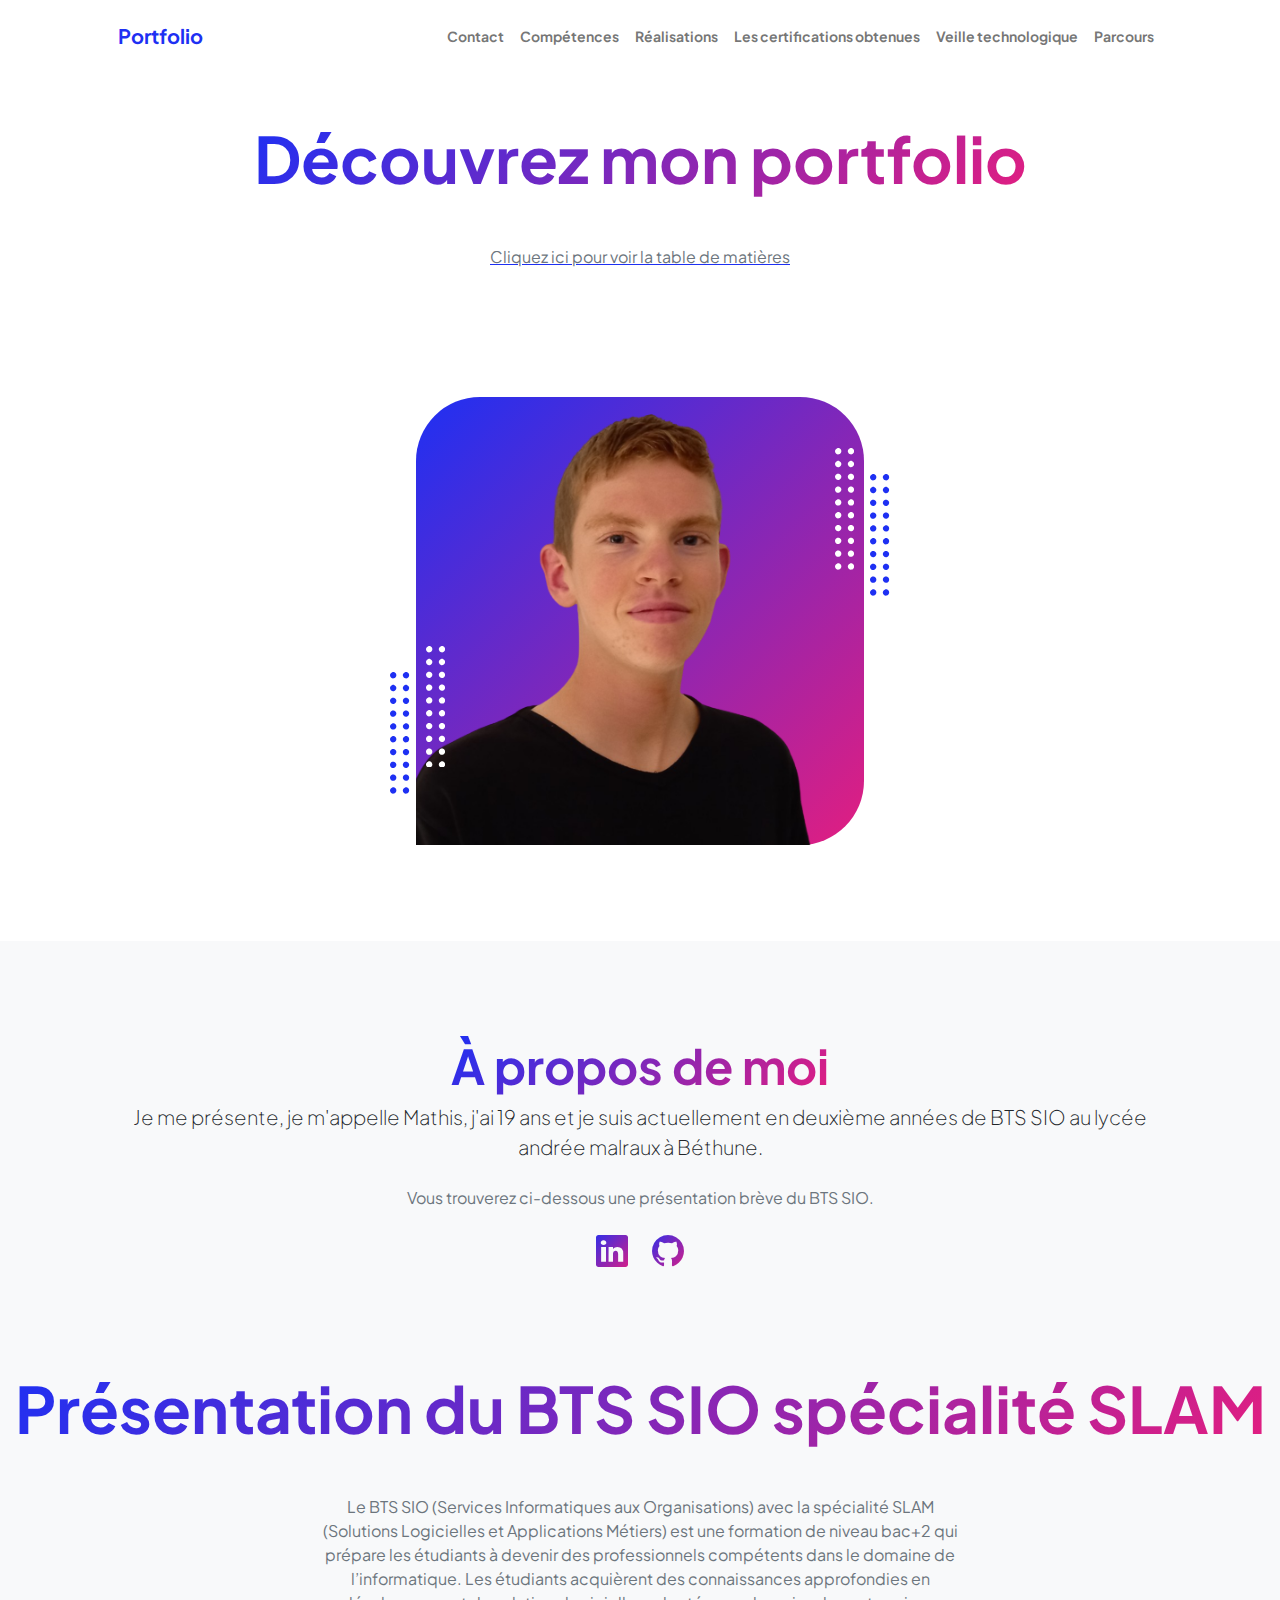
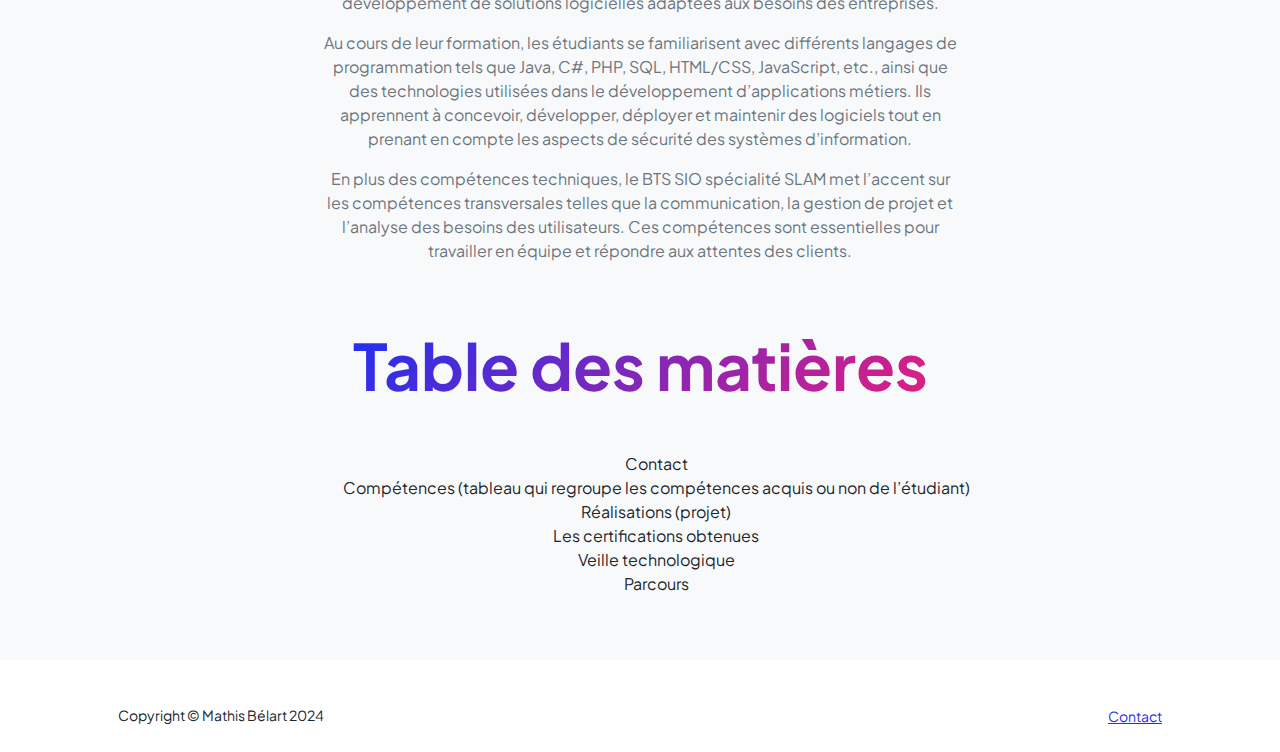
<file: index.html>
<!DOCTYPE html>
<html lang="en">
    <head>
        <meta charset="utf-8" />
        <meta name="viewport" content="width=device-width, initial-scale=1, shrink-to-fit=no" />
        <meta name="description" content="" />
        <meta name="author" content="" />
        <title>Mathis - Portfolio</title>
        <!-- Favicon-->
        <link rel="icon" type="image/x-icon" href="assets/favicon.ico" />
        <!-- Custom Google font-->
        <link rel="preconnect" href="https://fonts.googleapis.com" />
        <link rel="preconnect" href="https://fonts.gstatic.com" crossorigin />
        <link href="https://fonts.googleapis.com/css2?family=Plus+Jakarta+Sans:wght@100;200;300;400;500;600;700;800;900&amp;display=swap" rel="stylesheet" />
        <!-- Bootstrap icons-->
        <link href="https://cdn.jsdelivr.net/npm/bootstrap-icons@1.8.1/font/bootstrap-icons.css" rel="stylesheet" />
        <!-- Core theme CSS (includes Bootstrap)-->
        <link href="css/styles.css" rel="stylesheet" />
    </head>
    <body class="d-flex flex-column h-100">
        <main class="flex-shrink-0">
            <!-- Navigation-->
            <nav class="navbar navbar-expand-lg navbar-light bg-white py-3">
                <div class="container px-5">
                    <a class="navbar-brand" href="index.html"><span class="fw-bolder text-primary">Portfolio</span></a>
                    <button class="navbar-toggler" type="button" data-bs-toggle="collapse" data-bs-target="#navbarSupportedContent" aria-controls="navbarSupportedContent" aria-expanded="false" aria-label="Toggle navigation"><span class="navbar-toggler-icon"></span></button>
                    <div class="collapse navbar-collapse" id="navbarSupportedContent">
                        <ul class="navbar-nav ms-auto mb-2 mb-lg-0 small fw-bolder">
                            <li class="nav-item"><a class="nav-link" href="contact.html">Contact</a></li>
                            <li class="nav-item"><a class="nav-link" href="competence.html">Compétences</a></li>
                            <li class="nav-item"><a class="nav-link" href="realisation.html">Réalisations</a></li>
                            <li class="nav-item"><a class="nav-link" href="certif.html">Les certifications obtenues</a></li>
                            <li class="nav-item"><a class="nav-link" href="veille.html">Veille technologique</a></li>
                            <li class="nav-item"><a class="nav-link" href="parcours.html">Parcours</a></li>
                        </ul>
                    </div>
                </div>
            </nav>
            <!-- Header-->
            <header class="py-5">
                <div class="container px-5 pb-5">
                    <div class="row gx-5 align-items-center">
                        <div class="col-xxl-5">
                            <!-- Header text content-->
                            <div class="text-center text-xxl-start">
                                
                                <h1 class="display-3 fw-bolder mb-5"><span class="text-gradient d-inline">Découvrez mon portfolio</span></h1>
                                    <a href="#table"><p class="text-muted">Cliquez ici pour voir la table de matières</p></a>
                            </div>
                        </div>
                        <div class="col-xxl-7">
                            <!-- Header profile picture-->
                            <div class="d-flex justify-content-center mt-5 mt-xxl-0">
                                <div class="profile bg-gradient-primary-to-secondary">
                                    <!-- TIP: For best results, use a photo with a transparent background like the demo example below-->
                                    <!-- Watch a tutorial on how to do this on YouTube (link)-->
                                    <img width="99.95%" height="99.95%" src="assets/profile.png" alt="..." />
                                    <div class="dots-1">
                                        <!-- SVG Dots-->
                                        <svg version="1.1" xmlns="http://www.w3.org/2000/svg" xmlns:xlink="http://www.w3.org/1999/xlink" x="0px" y="0px" viewBox="0 0 191.6 1215.4" style="enable-background: new 0 0 191.6 1215.4" xml:space="preserve">
                                            <g transform="translate(0.000000,1280.000000) scale(0.100000,-0.100000)">
                                                <path d="M227.7,12788.6c-105-35-200-141-222-248c-43-206,163-412,369-369c155,32,275,190,260,339c-11,105-90,213-190,262        C383.7,12801.6,289.7,12808.6,227.7,12788.6z"></path>
                                                <path d="M1507.7,12788.6c-151-50-253-216-222-362c25-119,136-230,254-255c194-41,395,142,375,339c-11,105-90,213-190,262        C1663.7,12801.6,1569.7,12808.6,1507.7,12788.6z"></path>
                                                <path d="M227.7,11508.6c-105-35-200-141-222-248c-43-206,163-412,369-369c155,32,275,190,260,339c-11,105-90,213-190,262        C383.7,11521.6,289.7,11528.6,227.7,11508.6z"></path>
                                                <path d="M1507.7,11508.6c-151-50-253-216-222-362c25-119,136-230,254-255c194-41,395,142,375,339c-11,105-90,213-190,262        C1663.7,11521.6,1569.7,11528.6,1507.7,11508.6z"></path>
                                                <path d="M227.7,10228.6c-105-35-200-141-222-248c-43-206,163-412,369-369c155,32,275,190,260,339c-11,105-90,213-190,262        C383.7,10241.6,289.7,10248.6,227.7,10228.6z"></path>
                                                <path d="M1507.7,10228.6c-105-35-200-141-222-248c-43-206,163-412,369-369c155,32,275,190,260,339c-11,105-90,213-190,262        C1663.7,10241.6,1569.7,10248.6,1507.7,10228.6z"></path>
                                                <path d="M227.7,8948.6c-105-35-200-141-222-248c-43-206,163-412,369-369c155,32,275,190,260,339c-11,105-90,213-190,262        C383.7,8961.6,289.7,8968.6,227.7,8948.6z"></path>
                                                <path d="M1507.7,8948.6c-105-35-200-141-222-248c-43-206,163-412,369-369c155,32,275,190,260,339c-11,105-90,213-190,262        C1663.7,8961.6,1569.7,8968.6,1507.7,8948.6z"></path>
                                                <path d="M227.7,7668.6c-105-35-200-141-222-248c-43-206,163-412,369-369c155,32,275,190,260,339c-11,105-90,213-190,262        C383.7,7681.6,289.7,7688.6,227.7,7668.6z"></path>
                                                <path d="M1507.7,7668.6c-105-35-200-141-222-248c-43-206,163-412,369-369c155,32,275,190,260,339c-11,105-90,213-190,262        C1663.7,7681.6,1569.7,7688.6,1507.7,7668.6z"></path>
                                                <path d="M227.7,6388.6c-105-35-200-141-222-248c-43-206,163-412,369-369c155,32,275,190,260,339c-11,105-90,213-190,262        C383.7,6401.6,289.7,6408.6,227.7,6388.6z"></path>
                                                <path d="M1507.7,6388.6c-105-35-200-141-222-248c-43-206,163-412,369-369c155,32,275,190,260,339c-11,105-90,213-190,262        C1663.7,6401.6,1569.7,6408.6,1507.7,6388.6z"></path>
                                                <path d="M227.7,5108.6c-105-35-200-141-222-248c-43-206,163-412,369-369c155,32,275,190,260,339c-11,105-90,213-190,262        C383.7,5121.6,289.7,5128.6,227.7,5108.6z"></path>
                                                <path d="M1507.7,5108.6c-105-35-200-141-222-248c-43-206,163-412,369-369c155,32,275,190,260,339c-11,105-90,213-190,262        C1663.7,5121.6,1569.7,5128.6,1507.7,5108.6z"></path>
                                                <path d="M227.7,3828.6c-105-35-200-141-222-248c-43-206,163-412,369-369c155,32,275,190,260,339c-11,105-90,213-190,262        C383.7,3841.6,289.7,3848.6,227.7,3828.6z"></path>
                                                <path d="M1507.7,3828.6c-105-35-200-141-222-248c-43-206,163-412,369-369c155,32,275,190,260,339c-11,105-90,213-190,262        C1663.7,3841.6,1569.7,3848.6,1507.7,3828.6z"></path>
                                                <path d="M227.7,2548.6c-105-35-200-141-222-248c-43-206,163-412,369-369c155,32,275,190,260,339c-11,105-90,213-190,262        C383.7,2561.6,289.7,2568.6,227.7,2548.6z"></path>
                                                <path d="M1507.7,2548.6c-105-35-200-141-222-248c-43-206,163-412,369-369c155,32,275,190,260,339c-11,105-90,213-190,262        C1663.7,2561.6,1569.7,2568.6,1507.7,2548.6z"></path>
                                                <path d="M227.7,1268.6c-105-35-200-141-222-248c-43-206,163-412,369-369c155,32,275,190,260,339c-11,105-90,213-190,262        C383.7,1281.6,289.7,1288.6,227.7,1268.6z"></path>
                                                <path d="M1507.7,1268.6c-105-35-200-141-222-248c-43-206,163-412,369-369c155,32,275,190,260,339c-11,105-90,213-190,262        C1663.7,1281.6,1569.7,1288.6,1507.7,1268.6z"></path>
                                            </g>
                                        </svg>
                                        <!-- END of SVG dots-->
                                    </div>
                                    <div class="dots-2">
                                        <!-- SVG Dots-->
                                        <svg version="1.1" xmlns="http://www.w3.org/2000/svg" xmlns:xlink="http://www.w3.org/1999/xlink" x="0px" y="0px" viewBox="0 0 191.6 1215.4" style="enable-background: new 0 0 191.6 1215.4" xml:space="preserve">
                                            <g transform="translate(0.000000,1280.000000) scale(0.100000,-0.100000)">
                                                <path d="M227.7,12788.6c-105-35-200-141-222-248c-43-206,163-412,369-369c155,32,275,190,260,339c-11,105-90,213-190,262        C383.7,12801.6,289.7,12808.6,227.7,12788.6z"></path>
                                                <path d="M1507.7,12788.6c-151-50-253-216-222-362c25-119,136-230,254-255c194-41,395,142,375,339c-11,105-90,213-190,262        C1663.7,12801.6,1569.7,12808.6,1507.7,12788.6z"></path>
                                                <path d="M227.7,11508.6c-105-35-200-141-222-248c-43-206,163-412,369-369c155,32,275,190,260,339c-11,105-90,213-190,262        C383.7,11521.6,289.7,11528.6,227.7,11508.6z"></path>
                                                <path d="M1507.7,11508.6c-151-50-253-216-222-362c25-119,136-230,254-255c194-41,395,142,375,339c-11,105-90,213-190,262        C1663.7,11521.6,1569.7,11528.6,1507.7,11508.6z"></path>
                                                <path d="M227.7,10228.6c-105-35-200-141-222-248c-43-206,163-412,369-369c155,32,275,190,260,339c-11,105-90,213-190,262        C383.7,10241.6,289.7,10248.6,227.7,10228.6z"></path>
                                                <path d="M1507.7,10228.6c-105-35-200-141-222-248c-43-206,163-412,369-369c155,32,275,190,260,339c-11,105-90,213-190,262        C1663.7,10241.6,1569.7,10248.6,1507.7,10228.6z"></path>
                                                <path d="M227.7,8948.6c-105-35-200-141-222-248c-43-206,163-412,369-369c155,32,275,190,260,339c-11,105-90,213-190,262        C383.7,8961.6,289.7,8968.6,227.7,8948.6z"></path>
                                                <path d="M1507.7,8948.6c-105-35-200-141-222-248c-43-206,163-412,369-369c155,32,275,190,260,339c-11,105-90,213-190,262        C1663.7,8961.6,1569.7,8968.6,1507.7,8948.6z"></path>
                                                <path d="M227.7,7668.6c-105-35-200-141-222-248c-43-206,163-412,369-369c155,32,275,190,260,339c-11,105-90,213-190,262        C383.7,7681.6,289.7,7688.6,227.7,7668.6z"></path>
                                                <path d="M1507.7,7668.6c-105-35-200-141-222-248c-43-206,163-412,369-369c155,32,275,190,260,339c-11,105-90,213-190,262        C1663.7,7681.6,1569.7,7688.6,1507.7,7668.6z"></path>
                                                <path d="M227.7,6388.6c-105-35-200-141-222-248c-43-206,163-412,369-369c155,32,275,190,260,339c-11,105-90,213-190,262        C383.7,6401.6,289.7,6408.6,227.7,6388.6z"></path>
                                                <path d="M1507.7,6388.6c-105-35-200-141-222-248c-43-206,163-412,369-369c155,32,275,190,260,339c-11,105-90,213-190,262        C1663.7,6401.6,1569.7,6408.6,1507.7,6388.6z"></path>
                                                <path d="M227.7,5108.6c-105-35-200-141-222-248c-43-206,163-412,369-369c155,32,275,190,260,339c-11,105-90,213-190,262        C383.7,5121.6,289.7,5128.6,227.7,5108.6z"></path>
                                                <path d="M1507.7,5108.6c-105-35-200-141-222-248c-43-206,163-412,369-369c155,32,275,190,260,339c-11,105-90,213-190,262        C1663.7,5121.6,1569.7,5128.6,1507.7,5108.6z"></path>
                                                <path d="M227.7,3828.6c-105-35-200-141-222-248c-43-206,163-412,369-369c155,32,275,190,260,339c-11,105-90,213-190,262        C383.7,3841.6,289.7,3848.6,227.7,3828.6z"></path>
                                                <path d="M1507.7,3828.6c-105-35-200-141-222-248c-43-206,163-412,369-369c155,32,275,190,260,339c-11,105-90,213-190,262        C1663.7,3841.6,1569.7,3848.6,1507.7,3828.6z"></path>
                                                <path d="M227.7,2548.6c-105-35-200-141-222-248c-43-206,163-412,369-369c155,32,275,190,260,339c-11,105-90,213-190,262        C383.7,2561.6,289.7,2568.6,227.7,2548.6z"></path>
                                                <path d="M1507.7,2548.6c-105-35-200-141-222-248c-43-206,163-412,369-369c155,32,275,190,260,339c-11,105-90,213-190,262        C1663.7,2561.6,1569.7,2568.6,1507.7,2548.6z"></path>
                                                <path d="M227.7,1268.6c-105-35-200-141-222-248c-43-206,163-412,369-369c155,32,275,190,260,339c-11,105-90,213-190,262        C383.7,1281.6,289.7,1288.6,227.7,1268.6z"></path>
                                                <path d="M1507.7,1268.6c-105-35-200-141-222-248c-43-206,163-412,369-369c155,32,275,190,260,339c-11,105-90,213-190,262        C1663.7,1281.6,1569.7,1288.6,1507.7,1268.6z"></path>
                                            </g>
                                        </svg>
                                        <!-- END of SVG dots-->
                                    </div>
                                    <div class="dots-3">
                                        <!-- SVG Dots-->
                                        <svg version="1.1" xmlns="http://www.w3.org/2000/svg" xmlns:xlink="http://www.w3.org/1999/xlink" x="0px" y="0px" viewBox="0 0 191.6 1215.4" style="enable-background: new 0 0 191.6 1215.4" xml:space="preserve">
                                            <g transform="translate(0.000000,1280.000000) scale(0.100000,-0.100000)">
                                                <path d="M227.7,12788.6c-105-35-200-141-222-248c-43-206,163-412,369-369c155,32,275,190,260,339c-11,105-90,213-190,262        C383.7,12801.6,289.7,12808.6,227.7,12788.6z"></path>
                                                <path d="M1507.7,12788.6c-151-50-253-216-222-362c25-119,136-230,254-255c194-41,395,142,375,339c-11,105-90,213-190,262        C1663.7,12801.6,1569.7,12808.6,1507.7,12788.6z"></path>
                                                <path d="M227.7,11508.6c-105-35-200-141-222-248c-43-206,163-412,369-369c155,32,275,190,260,339c-11,105-90,213-190,262        C383.7,11521.6,289.7,11528.6,227.7,11508.6z"></path>
                                                <path d="M1507.7,11508.6c-151-50-253-216-222-362c25-119,136-230,254-255c194-41,395,142,375,339c-11,105-90,213-190,262        C1663.7,11521.6,1569.7,11528.6,1507.7,11508.6z"></path>
                                                <path d="M227.7,10228.6c-105-35-200-141-222-248c-43-206,163-412,369-369c155,32,275,190,260,339c-11,105-90,213-190,262        C383.7,10241.6,289.7,10248.6,227.7,10228.6z"></path>
                                                <path d="M1507.7,10228.6c-105-35-200-141-222-248c-43-206,163-412,369-369c155,32,275,190,260,339c-11,105-90,213-190,262        C1663.7,10241.6,1569.7,10248.6,1507.7,10228.6z"></path>
                                                <path d="M227.7,8948.6c-105-35-200-141-222-248c-43-206,163-412,369-369c155,32,275,190,260,339c-11,105-90,213-190,262        C383.7,8961.6,289.7,8968.6,227.7,8948.6z"></path>
                                                <path d="M1507.7,8948.6c-105-35-200-141-222-248c-43-206,163-412,369-369c155,32,275,190,260,339c-11,105-90,213-190,262        C1663.7,8961.6,1569.7,8968.6,1507.7,8948.6z"></path>
                                                <path d="M227.7,7668.6c-105-35-200-141-222-248c-43-206,163-412,369-369c155,32,275,190,260,339c-11,105-90,213-190,262        C383.7,7681.6,289.7,7688.6,227.7,7668.6z"></path>
                                                <path d="M1507.7,7668.6c-105-35-200-141-222-248c-43-206,163-412,369-369c155,32,275,190,260,339c-11,105-90,213-190,262        C1663.7,7681.6,1569.7,7688.6,1507.7,7668.6z"></path>
                                                <path d="M227.7,6388.6c-105-35-200-141-222-248c-43-206,163-412,369-369c155,32,275,190,260,339c-11,105-90,213-190,262        C383.7,6401.6,289.7,6408.6,227.7,6388.6z"></path>
                                                <path d="M1507.7,6388.6c-105-35-200-141-222-248c-43-206,163-412,369-369c155,32,275,190,260,339c-11,105-90,213-190,262        C1663.7,6401.6,1569.7,6408.6,1507.7,6388.6z"></path>
                                                <path d="M227.7,5108.6c-105-35-200-141-222-248c-43-206,163-412,369-369c155,32,275,190,260,339c-11,105-90,213-190,262        C383.7,5121.6,289.7,5128.6,227.7,5108.6z"></path>
                                                <path d="M1507.7,5108.6c-105-35-200-141-222-248c-43-206,163-412,369-369c155,32,275,190,260,339c-11,105-90,213-190,262        C1663.7,5121.6,1569.7,5128.6,1507.7,5108.6z"></path>
                                                <path d="M227.7,3828.6c-105-35-200-141-222-248c-43-206,163-412,369-369c155,32,275,190,260,339c-11,105-90,213-190,262        C383.7,3841.6,289.7,3848.6,227.7,3828.6z"></path>
                                                <path d="M1507.7,3828.6c-105-35-200-141-222-248c-43-206,163-412,369-369c155,32,275,190,260,339c-11,105-90,213-190,262        C1663.7,3841.6,1569.7,3848.6,1507.7,3828.6z"></path>
                                                <path d="M227.7,2548.6c-105-35-200-141-222-248c-43-206,163-412,369-369c155,32,275,190,260,339c-11,105-90,213-190,262        C383.7,2561.6,289.7,2568.6,227.7,2548.6z"></path>
                                                <path d="M1507.7,2548.6c-105-35-200-141-222-248c-43-206,163-412,369-369c155,32,275,190,260,339c-11,105-90,213-190,262        C1663.7,2561.6,1569.7,2568.6,1507.7,2548.6z"></path>
                                                <path d="M227.7,1268.6c-105-35-200-141-222-248c-43-206,163-412,369-369c155,32,275,190,260,339c-11,105-90,213-190,262        C383.7,1281.6,289.7,1288.6,227.7,1268.6z"></path>
                                                <path d="M1507.7,1268.6c-105-35-200-141-222-248c-43-206,163-412,369-369c155,32,275,190,260,339c-11,105-90,213-190,262        C1663.7,1281.6,1569.7,1288.6,1507.7,1268.6z"></path>
                                            </g>
                                        </svg>
                                        <!-- END of SVG dots-->
                                    </div>
                                    <div class="dots-4">
                                        <!-- SVG Dots-->
                                        <svg version="1.1" xmlns="http://www.w3.org/2000/svg" xmlns:xlink="http://www.w3.org/1999/xlink" x="0px" y="0px" viewBox="0 0 191.6 1215.4" style="enable-background: new 0 0 191.6 1215.4" xml:space="preserve">
                                            <g transform="translate(0.000000,1280.000000) scale(0.100000,-0.100000)">
                                                <path d="M227.7,12788.6c-105-35-200-141-222-248c-43-206,163-412,369-369c155,32,275,190,260,339c-11,105-90,213-190,262        C383.7,12801.6,289.7,12808.6,227.7,12788.6z"></path>
                                                <path d="M1507.7,12788.6c-151-50-253-216-222-362c25-119,136-230,254-255c194-41,395,142,375,339c-11,105-90,213-190,262        C1663.7,12801.6,1569.7,12808.6,1507.7,12788.6z"></path>
                                                <path d="M227.7,11508.6c-105-35-200-141-222-248c-43-206,163-412,369-369c155,32,275,190,260,339c-11,105-90,213-190,262        C383.7,11521.6,289.7,11528.6,227.7,11508.6z"></path>
                                                <path d="M1507.7,11508.6c-151-50-253-216-222-362c25-119,136-230,254-255c194-41,395,142,375,339c-11,105-90,213-190,262        C1663.7,11521.6,1569.7,11528.6,1507.7,11508.6z"></path>
                                                <path d="M227.7,10228.6c-105-35-200-141-222-248c-43-206,163-412,369-369c155,32,275,190,260,339c-11,105-90,213-190,262        C383.7,10241.6,289.7,10248.6,227.7,10228.6z"></path>
                                                <path d="M1507.7,10228.6c-105-35-200-141-222-248c-43-206,163-412,369-369c155,32,275,190,260,339c-11,105-90,213-190,262        C1663.7,10241.6,1569.7,10248.6,1507.7,10228.6z"></path>
                                                <path d="M227.7,8948.6c-105-35-200-141-222-248c-43-206,163-412,369-369c155,32,275,190,260,339c-11,105-90,213-190,262        C383.7,8961.6,289.7,8968.6,227.7,8948.6z"></path>
                                                <path d="M1507.7,8948.6c-105-35-200-141-222-248c-43-206,163-412,369-369c155,32,275,190,260,339c-11,105-90,213-190,262        C1663.7,8961.6,1569.7,8968.6,1507.7,8948.6z"></path>
                                                <path d="M227.7,7668.6c-105-35-200-141-222-248c-43-206,163-412,369-369c155,32,275,190,260,339c-11,105-90,213-190,262        C383.7,7681.6,289.7,7688.6,227.7,7668.6z"></path>
                                                <path d="M1507.7,7668.6c-105-35-200-141-222-248c-43-206,163-412,369-369c155,32,275,190,260,339c-11,105-90,213-190,262        C1663.7,7681.6,1569.7,7688.6,1507.7,7668.6z"></path>
                                                <path d="M227.7,6388.6c-105-35-200-141-222-248c-43-206,163-412,369-369c155,32,275,190,260,339c-11,105-90,213-190,262        C383.7,6401.6,289.7,6408.6,227.7,6388.6z"></path>
                                                <path d="M1507.7,6388.6c-105-35-200-141-222-248c-43-206,163-412,369-369c155,32,275,190,260,339c-11,105-90,213-190,262        C1663.7,6401.6,1569.7,6408.6,1507.7,6388.6z"></path>
                                                <path d="M227.7,5108.6c-105-35-200-141-222-248c-43-206,163-412,369-369c155,32,275,190,260,339c-11,105-90,213-190,262        C383.7,5121.6,289.7,5128.6,227.7,5108.6z"></path>
                                                <path d="M1507.7,5108.6c-105-35-200-141-222-248c-43-206,163-412,369-369c155,32,275,190,260,339c-11,105-90,213-190,262        C1663.7,5121.6,1569.7,5128.6,1507.7,5108.6z"></path>
                                                <path d="M227.7,3828.6c-105-35-200-141-222-248c-43-206,163-412,369-369c155,32,275,190,260,339c-11,105-90,213-190,262        C383.7,3841.6,289.7,3848.6,227.7,3828.6z"></path>
                                                <path d="M1507.7,3828.6c-105-35-200-141-222-248c-43-206,163-412,369-369c155,32,275,190,260,339c-11,105-90,213-190,262        C1663.7,3841.6,1569.7,3848.6,1507.7,3828.6z"></path>
                                                <path d="M227.7,2548.6c-105-35-200-141-222-248c-43-206,163-412,369-369c155,32,275,190,260,339c-11,105-90,213-190,262        C383.7,2561.6,289.7,2568.6,227.7,2548.6z"></path>
                                                <path d="M1507.7,2548.6c-105-35-200-141-222-248c-43-206,163-412,369-369c155,32,275,190,260,339c-11,105-90,213-190,262        C1663.7,2561.6,1569.7,2568.6,1507.7,2548.6z"></path>
                                                <path d="M227.7,1268.6c-105-35-200-141-222-248c-43-206,163-412,369-369c155,32,275,190,260,339c-11,105-90,213-190,262        C383.7,1281.6,289.7,1288.6,227.7,1268.6z"></path>
                                                <path d="M1507.7,1268.6c-105-35-200-141-222-248c-43-206,163-412,369-369c155,32,275,190,260,339c-11,105-90,213-190,262        C1663.7,1281.6,1569.7,1288.6,1507.7,1268.6z"></path>
                                            </g>
                                        </svg>
                                        <!-- END of SVG dots-->
                                    </div>
                                </div>
                            </div>
                        </div>
                    </div>
                </div>
            </header>
            <!-- About Section-->
            <section class="bg-light py-5">
                <div class="container px-5">
                    <div class="row gx-5 justify-content-center">
                        <div class="col-xxl-8">
                            <div class="text-center my-5">
                                <h2 class="display-5 fw-bolder"><span class="text-gradient d-inline">À propos de moi</span></h2>
                                <p class="lead fw-light mb-4">Je me présente, je m'appelle Mathis, j'ai 19 ans et je suis actuellement en deuxième années de BTS SIO au lycée andrée malraux à Béthune.</p>
                                <p class="text-muted">Vous trouverez ci-dessous une présentation brève du BTS SIO. </p>
                                <div class="d-flex justify-content-center fs-2 gap-4">
                                    <a class="text-gradient" href="https://fr.linkedin.com/in/mathis-b%C3%A9lart"><i class="bi bi-linkedin"></i></a>
                                    <a class="text-gradient" href="https://github.com/Mathissssssssss"><i class="bi bi-github"></i></a>
                                </div>
                            </div>
                        </div>
                    </div>
                </div>
            </br>
        </br>
                <div class="text-center">
                                
                    <h1 class="display-3 fw-bolder mb-5"><span class="text-gradient d-inline">Présentation du BTS SIO spécialité SLAM</span></h1>
                    <div style="margin:auto; width:50%; height:50%;">
                    <p class="text-muted">Le BTS SIO (Services Informatiques aux Organisations) avec la spécialité SLAM (Solutions Logicielles et Applications Métiers) est une formation de niveau bac+2 qui prépare les étudiants à devenir des professionnels compétents dans le domaine de l’informatique. Les étudiants acquièrent des connaissances approfondies en développement de solutions logicielles adaptées aux besoins des entreprises.</p><p class="text-muted">

                        Au cours de leur formation, les étudiants se familiarisent avec différents langages de programmation tels que Java, C#, PHP, SQL, HTML/CSS, JavaScript, etc., ainsi que des technologies utilisées dans le développement d’applications métiers. Ils apprennent à concevoir, développer, déployer et maintenir des logiciels tout en prenant en compte les aspects de sécurité des systèmes d’information.</p><p class="text-muted">
                        
                        En plus des compétences techniques, le BTS SIO spécialité SLAM met l’accent sur les compétences transversales telles que la communication, la gestion de projet et l’analyse des besoins des utilisateurs. Ces compétences sont essentielles pour travailler en équipe et répondre aux attentes des clients.</p>
                    </div>
                </div>

                <div style="margin-top: 5%;">
                                <center>
                    <h1 id="table" class="display-3 fw-bolder mb-5"><span class="text-gradient d-inline">Table des matières</span></h1>
                    <ul>
                    <li>Contact</li>
                    <li>Compétences (tableau qui regroupe les compétences acquis ou non de l’étudiant)</li>
                    <li>Réalisations (projet)</li>
                    <li>Les certifications obtenues</li>
                    <li>Veille technologique</li>
                    <li>Parcours</li>
                </ul>
            </center>
                </div>
            </section>
        </main>
        <!-- Footer-->
        <footer class="bg-white py-4 mt-auto">
            <div class="container px-5">
                <div class="row align-items-center justify-content-between flex-column flex-sm-row">
                    <div class="col-auto"><div class="small m-0">Copyright &copy; Mathis Bélart 2024</div></div>
                    <div class="col-auto">
                        <a class="small" href="contact.html">Contact</a>
                    </div>
                </div>
            </div>
        </footer>
        <!-- Bootstrap core JS-->
        <script src="https://cdn.jsdelivr.net/npm/bootstrap@5.2.3/dist/js/bootstrap.bundle.min.js"></script>
        <!-- Core theme JS-->
        <script src="js/scripts.js"></script>
    </body>
</html>
</file>
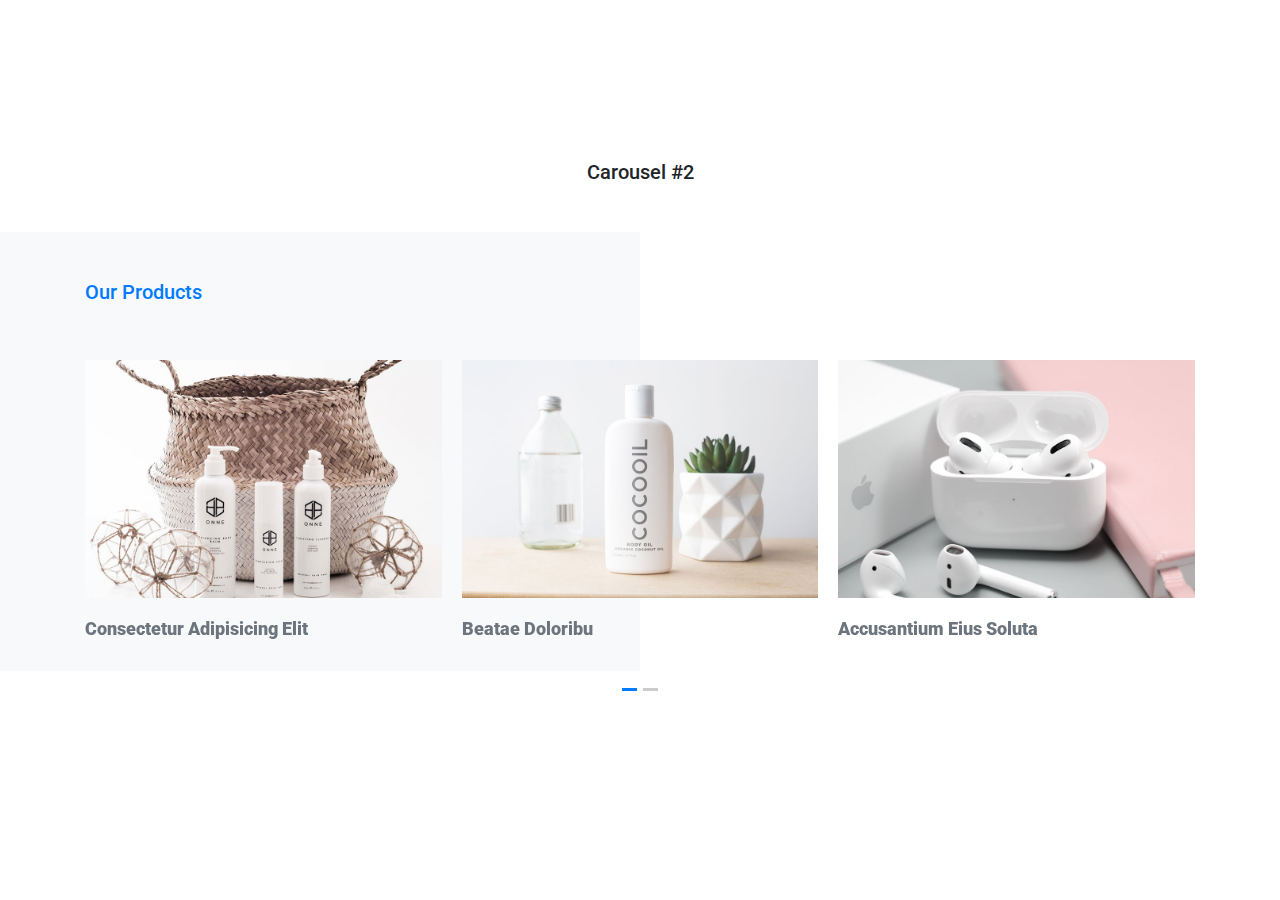
<file: Nouveau dossier/carousel-12/index.html>
<!doctype html>
<html lang="en">
  <head>
    <!-- Required meta tags -->
    <meta charset="utf-8">
    <meta name="viewport" content="width=device-width, initial-scale=1, shrink-to-fit=no">
    <link href="https://fonts.googleapis.com/css?family=Roboto:300,400&display=swap" rel="stylesheet">

    <link href="https://fonts.googleapis.com/css?family=Poppins:300,400,500&display=swap" rel="stylesheet">

    <link href="https://fonts.googleapis.com/css?family=Source+Serif+Pro:400,600&display=swap" rel="stylesheet">

    <link rel="stylesheet" href="fonts/icomoon/style.css">

    <link rel="stylesheet" href="css/owl.carousel.min.css">

    <!-- Bootstrap CSS -->
    <link rel="stylesheet" href="css/bootstrap.min.css">
    
    <!-- Style -->
    <link rel="stylesheet" href="css/style.css">

    <title>Carousel #2</title>
  </head>
  <body>
  

  <div class="content">
    
    <div class="container">
      <h2 class="my-5 text-center">Carousel #2</h2>
    </div>


    <div class="site-section bg-left-half mb-5">
      <div class="container owl-2-style">
        
        <h2 class="text-primary py-5 ">Our Products</h2>
        

        <div class="owl-carousel owl-2">
          <div class="media-29101">
            <a href="#"><img src="images/img_1.jpg" alt="Image" class="img-fluid"></a>
            <h3><a href="#">Consectetur Adipisicing Elit</a></h3>
          </div>
          <div class="media-29101">
            <a href="#"><img src="images/img_2.jpg" alt="Image" class="img-fluid"></a>
            <h3><a href="#">Beatae Doloribu</a></h3>
          </div>
          <div class="media-29101">
            <a href="#"><img src="images/img_3.jpg" alt="Image" class="img-fluid"></a>
            <h3><a href="#">Accusantium Eius Soluta</a></h3>
          </div>
          <div class="media-29101">
            <a href="#"><img src="images/img_4.jpg" alt="Image" class="img-fluid"></a>
            <h3><a href="#">Consectetur Adipisicing Elit</a></h3>
          </div>
          <div class="media-29101">
            <a href="#"><img src="images/img_5.jpg" alt="Image" class="img-fluid"></a>
            <h3><a href="#">Beatae Doloribu</a></h3>
          </div>
          <div class="media-29101">
            <a href="#"><img src="images/img_6.jpg" alt="Image" class="img-fluid"></a>
            <h3><a href="#">Accusantium Eius Soluta</a></h3>
          </div>
        </div>

      </div>
    </div>

  </div>
    
    

    <script src="js/jquery-3.3.1.min.js"></script>
    <script src="js/popper.min.js"></script>
    <script src="js/bootstrap.min.js"></script>
    <script src="js/owl.carousel.min.js"></script>
    <script src="js/main.js"></script>
  </body>
</html>
</file>
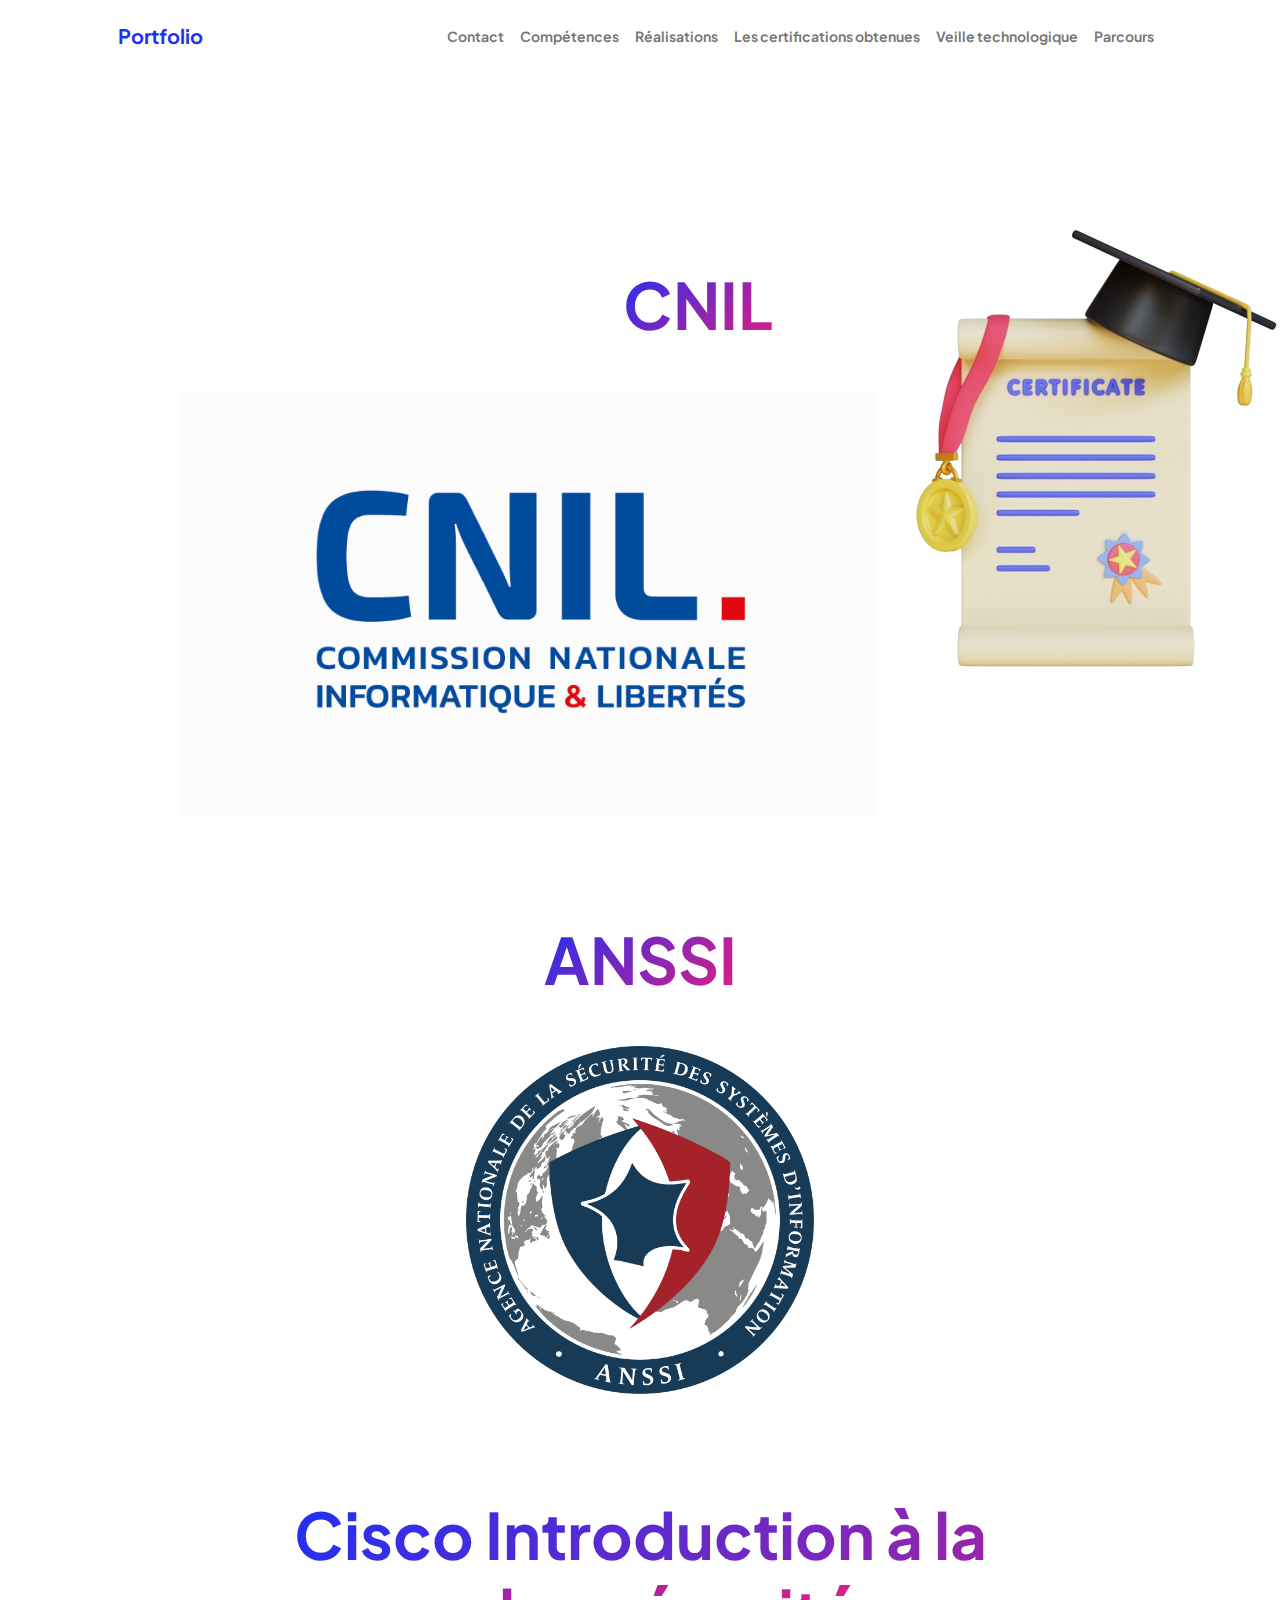
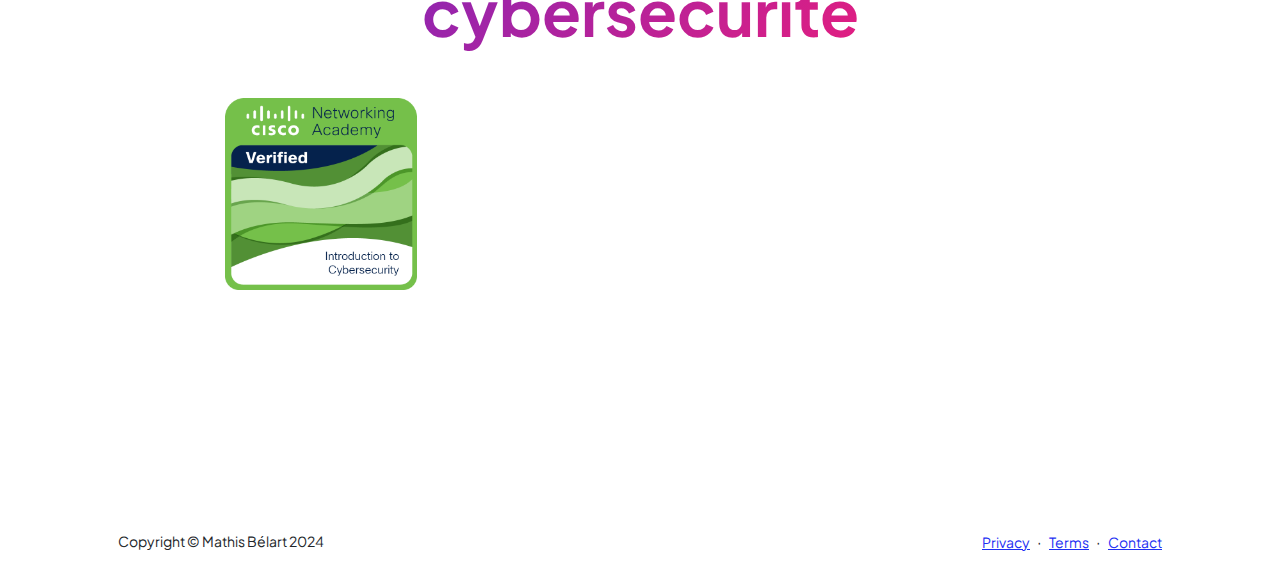
<file: certif.html>
<!DOCTYPE html>
<html lang="en">
    <head>
        <meta charset="utf-8" />
        <meta name="viewport" content="width=device-width, initial-scale=1, shrink-to-fit=no" />
        <meta name="description" content="" />
        <meta name="author" content="" />
        <title>Mathis - Portfolio</title>
        <!-- Favicon-->
        <link rel="icon" type="image/x-icon" href="assets/favicon.ico" />
        <!-- Custom Google font-->
        <link rel="preconnect" href="https://fonts.googleapis.com" />
        <link rel="preconnect" href="https://fonts.gstatic.com" crossorigin />
        <link href="https://fonts.googleapis.com/css2?family=Plus+Jakarta+Sans:wght@100;200;300;400;500;600;700;800;900&amp;display=swap" rel="stylesheet" />
        <!-- Bootstrap icons-->
        <link href="https://cdn.jsdelivr.net/npm/bootstrap-icons@1.8.1/font/bootstrap-icons.css" rel="stylesheet" />
        <!-- Core theme CSS (includes Bootstrap)-->
        <link href="css/styles.css" rel="stylesheet" />
    </head>
    <body class="d-flex flex-column h-100">
        <main class="flex-shrink-0">
            <!-- Navigation-->
            <nav class="navbar navbar-expand-lg navbar-light bg-white py-3">
                <div class="container px-5">
                    <a class="navbar-brand" href="index.html"><span class="fw-bolder text-primary">Portfolio</span></a>
                    <button class="navbar-toggler" type="button" data-bs-toggle="collapse" data-bs-target="#navbarSupportedContent" aria-controls="navbarSupportedContent" aria-expanded="false" aria-label="Toggle navigation"><span class="navbar-toggler-icon"></span></button>
                    <div class="collapse navbar-collapse" id="navbarSupportedContent">
                        <ul class="navbar-nav ms-auto mb-2 mb-lg-0 small fw-bolder">
                            <li class="nav-item"><a class="nav-link" href="contact.html">Contact</a></li>
                            <li class="nav-item"><a class="nav-link" href="competence.html">Compétences</a></li>
                            <li class="nav-item"><a class="nav-link" href="realisation.html">Réalisations</a></li>
                            <li class="nav-item"><a class="nav-link" href="certif.html">Les certifications obtenues</a></li>
                            <li class="nav-item"><a class="nav-link" href="veille.html">Veille technologique</a></li>
                            <li class="nav-item"><a class="nav-link" href="parcours.html">Parcours</a></li>
                        </ul>
                    </div>
                </div>
            </nav>
            <!-- Header-->
            <img style="margin-left:65vw; margin-top:10vw; display:inline; margin-bottom:-40vw;" src="assets/Capture_d_écran_2023-11-27_101845-removebg-preview.png">
            <center><header class="py-5">
                <div class="container px-5 pb-5">
                    <div class="row gx-5 align-items-center">
                        <div class="col-xxl-5">
                            <!-- Header text content-->
                            <div class="text-center text-xxl-start">
                                <h1 style="margin-top:3%;margin-bottom:-5%;margin-left:9vw;" class="display-3 fw-bolder mb-5"><span class="text-gradient d-inline">CNIL</span></h1>
                                <!-- Portfolio Item 1-->
                    <div class="col-md-6 col-lg-4 mb-5">
                        <div class="portfolio-item mx-auto" data-bs-toggle="modal" data-bs-target="#portfolioModal1">
                            <div class="portfolio-item-caption d-flex align-items-center justify-content-center h-100 w-100">
                                <div class="portfolio-item-caption-content text-center text-white"><i class="fas fa-plus fa-3x"></i></div>
                            </div>
                            <img  style="width: 200%;height:200%; margin-left:5vw; cursor:pointer;" src="assets/CNIL.jpg" alt="..." />
                        </div>
                    </div>
                                
                            </div>
                            <h1 style="margin-top:10%;" class="display-3 fw-bolder mb-5"><span class="text-gradient d-inline">ANSSI</span></h1>
                             <!-- Portfolio Item 2-->
                    <div class="col-md-6 col-lg-4 mb-5">
                        <div class="portfolio-item mx-auto" data-bs-toggle="modal" data-bs-target="#portfolioModal2">
                            <div class="portfolio-item-caption d-flex align-items-center justify-content-center h-100 w-100">
                                <div class="portfolio-item-caption-content text-center text-white"><i class="fas fa-plus fa-3x"></i></div>
                            </div>
                            <img class="img-fluid" style="cursor:pointer;" src="assets/1200px-ANSSI_Logo.svg.png" alt="..." />
                        </div>
                    </div>
                                
                            </div>
                            <h1 style="margin-top:5%;" class="display-3 fw-bolder mb-5"><span class="text-gradient d-inline">Cisco Introduction à la cybersécurité</span></h1>
                            <!-- Portfolio Item 3-->
                    <div class="col-md-6 col-lg-4 mb-5">
                        <div class="portfolio-item mx-auto" data-bs-toggle="modal" data-bs-target="#portfolioModal3">
                            <div class="portfolio-item-caption d-flex align-items-center justify-content-center h-100 w-100">
                                <div class="portfolio-item-caption-content text-center text-white"><i class="fas fa-plus fa-3x"></i></div>
                            </div>
                            <img class="img-fluid" style="margin-left:7vw; cursor:pointer; width:15vw; height:15vw;" src="assets/I2CS__1_.png" alt="..." />
                        </div>
                    </div>

                        </div>
                        <!-- Portfolio Modal 1-->
        <div class="portfolio-modal modal fade" id="portfolioModal1" tabindex="-1" aria-labelledby="portfolioModal1" aria-hidden="true">
            <div class="modal-dialog modal-xl">
                <div class="modal-content">
                    <div class="modal-header border-0"><button class="btn-close" type="button" data-bs-dismiss="modal" aria-label="Close"></button></div>
                    <div class="modal-body text-center pb-5">
                        <div class="container">
                            <div class="row justify-content-center">
                                <div class="col-lg-8">
                                    <!-- Portfolio Modal - Title-->
                                    <span class="text-gradient display-3 fw-bolder mb-5">CNIL</span>
                                    <!-- Icon Divider-->
                                    <div class="divider-custom">
                                        <div class="divider-custom-line"></div>
                                        <div class="divider-custom-icon"><i class="fas fa-star"></i></div>
                                        <div class="divider-custom-line"></div>
                                    </div>
                                    <!-- Portfolio Modal - Image-->
                                    <img class="img-fluid" src="assets/Capture d’écran 2023-11-27 084448.png" alt="..." />
                                    <img class="img-fluid" src="assets/Capture d’écran 2023-11-27 084526.png" alt="..." />
                                    <img class="img-fluid" src="assets/Capture d’écran 2023-11-27 084551.png" alt="..." />
                                    <img class="img-fluid" src="assets/Capture d’écran 2023-11-27 084621.png" alt="..." />
                                    <img class="img-fluid" src="assets/Capture d’écran 2023-11-27 084650.png" alt="..." />
                                    <!-- Portfolio Modal - Text-->
                                    <button class="btn btn-primary" data-bs-dismiss="modal">
                                        <i class="fas fa-xmark fa-fw"></i>
                                        Fermer la fenêtre
                                    </button>
                                </div>
                            </div>
                        </div>
                    </div>
                </div>
            </div>
        </div>


        <!-- Portfolio Modal 2-->
        <div class="portfolio-modal modal fade" id="portfolioModal2" tabindex="-1" aria-labelledby="portfolioModal2" aria-hidden="true">
            <div class="modal-dialog modal-xl">
                <div class="modal-content">
                    <div class="modal-header border-0"><button class="btn-close" type="button" data-bs-dismiss="modal" aria-label="Close"></button></div>
                    <div class="modal-body text-center pb-5">
                        <div class="container">
                            <div class="row justify-content-center">
                                <div class="col-lg-8">
                                    <!-- Portfolio Modal - Title-->
                                    <span class="text-gradient display-3 fw-bolder mb-5">ANSSI</span>
                                    <!-- Icon Divider-->
                                    <div class="divider-custom">
                                        <div class="divider-custom-line"></div>
                                        <div class="divider-custom-icon"><i class="fas fa-star"></i></div>
                                        <div class="divider-custom-line"></div>
                                    </div>
                                    <!-- Portfolio Modal - Image-->
                                    <img class="img-fluid" src="assets/Capture d’écran 2023-11-27 084722.png" alt="..." />
                                    <!-- Portfolio Modal - Text-->
                                    <button class="btn btn-primary" data-bs-dismiss="modal">
                                        <i class="fas fa-xmark fa-fw"></i>
                                        Fermer la fenêtre
                                    </button>
                                </div>
                            </div>
                        </div>
                    </div>
                </div>
            </div>
        </div>


        <!-- Portfolio Modal 3-->
        <div class="portfolio-modal modal fade" id="portfolioModal3" tabindex="-1" aria-labelledby="portfolioModal3" aria-hidden="true">
            <div class="modal-dialog modal-xl">
                <div class="modal-content">
                    <div class="modal-header border-0"><button class="btn-close" type="button" data-bs-dismiss="modal" aria-label="Close"></button></div>
                    <div class="modal-body text-center pb-5">
                        <div class="container">
                            <div class="row justify-content-center">
                                <div class="col-lg-8">
                                    <!-- Portfolio Modal - Title-->
                                    <span class="text-gradient display-3 fw-bolder mb-5">Cisco - Introduction to cybersecurity</span>
                                    <!-- Icon Divider-->
                                    <div class="divider-custom">
                                        <div class="divider-custom-line"></div>
                                        <div class="divider-custom-icon"><i class="fas fa-star"></i></div>
                                        <div class="divider-custom-line"></div>
                                    </div>
                                    <!-- Portfolio Modal - Image-->
                                    <img class="img-fluid" src="assets/Capture d’écran 2023-11-27 084754.png"/>
                                    <!-- Portfolio Modal - Text-->
                                    <button class="btn btn-primary" data-bs-dismiss="modal">
                                        <i class="fas fa-xmark fa-fw"></i>
                                        Fermer la fenêtre
                                    </button>
                                </div>
                            </div>
                        </div>
                    </div>
                </div>
            </div>
        </div>
                        <div class="col-xxl-7">
                            <!-- Header profile picture-->
                            <div class="d-flex justify-content-center mt-5 mt-xxl-0">
                                    <!-- TIP: For best results, use a photo with a transparent background like the demo example below-->
                                    <!-- Watch a tutorial on how to do this on YouTube (link)-->
                                    <div class="dots-1">
                                        <!-- SVG Dots-->
                                        <svg version="1.1" xmlns="http://www.w3.org/2000/svg" xmlns:xlink="http://www.w3.org/1999/xlink" x="0px" y="0px" viewBox="0 0 191.6 1215.4" style="enable-background: new 0 0 191.6 1215.4" xml:space="preserve">
                                            <g transform="translate(0.000000,1280.000000) scale(0.100000,-0.100000)">
                                                <path d="M227.7,12788.6c-105-35-200-141-222-248c-43-206,163-412,369-369c155,32,275,190,260,339c-11,105-90,213-190,262        C383.7,12801.6,289.7,12808.6,227.7,12788.6z"></path>
                                                <path d="M1507.7,12788.6c-151-50-253-216-222-362c25-119,136-230,254-255c194-41,395,142,375,339c-11,105-90,213-190,262        C1663.7,12801.6,1569.7,12808.6,1507.7,12788.6z"></path>
                                                <path d="M227.7,11508.6c-105-35-200-141-222-248c-43-206,163-412,369-369c155,32,275,190,260,339c-11,105-90,213-190,262        C383.7,11521.6,289.7,11528.6,227.7,11508.6z"></path>
                                                <path d="M1507.7,11508.6c-151-50-253-216-222-362c25-119,136-230,254-255c194-41,395,142,375,339c-11,105-90,213-190,262        C1663.7,11521.6,1569.7,11528.6,1507.7,11508.6z"></path>
                                                <path d="M227.7,10228.6c-105-35-200-141-222-248c-43-206,163-412,369-369c155,32,275,190,260,339c-11,105-90,213-190,262        C383.7,10241.6,289.7,10248.6,227.7,10228.6z"></path>
                                                <path d="M1507.7,10228.6c-105-35-200-141-222-248c-43-206,163-412,369-369c155,32,275,190,260,339c-11,105-90,213-190,262        C1663.7,10241.6,1569.7,10248.6,1507.7,10228.6z"></path>
                                                <path d="M227.7,8948.6c-105-35-200-141-222-248c-43-206,163-412,369-369c155,32,275,190,260,339c-11,105-90,213-190,262        C383.7,8961.6,289.7,8968.6,227.7,8948.6z"></path>
                                                <path d="M1507.7,8948.6c-105-35-200-141-222-248c-43-206,163-412,369-369c155,32,275,190,260,339c-11,105-90,213-190,262        C1663.7,8961.6,1569.7,8968.6,1507.7,8948.6z"></path>
                                                <path d="M227.7,7668.6c-105-35-200-141-222-248c-43-206,163-412,369-369c155,32,275,190,260,339c-11,105-90,213-190,262        C383.7,7681.6,289.7,7688.6,227.7,7668.6z"></path>
                                                <path d="M1507.7,7668.6c-105-35-200-141-222-248c-43-206,163-412,369-369c155,32,275,190,260,339c-11,105-90,213-190,262        C1663.7,7681.6,1569.7,7688.6,1507.7,7668.6z"></path>
                                                <path d="M227.7,6388.6c-105-35-200-141-222-248c-43-206,163-412,369-369c155,32,275,190,260,339c-11,105-90,213-190,262        C383.7,6401.6,289.7,6408.6,227.7,6388.6z"></path>
                                                <path d="M1507.7,6388.6c-105-35-200-141-222-248c-43-206,163-412,369-369c155,32,275,190,260,339c-11,105-90,213-190,262        C1663.7,6401.6,1569.7,6408.6,1507.7,6388.6z"></path>
                                                <path d="M227.7,5108.6c-105-35-200-141-222-248c-43-206,163-412,369-369c155,32,275,190,260,339c-11,105-90,213-190,262        C383.7,5121.6,289.7,5128.6,227.7,5108.6z"></path>
                                                <path d="M1507.7,5108.6c-105-35-200-141-222-248c-43-206,163-412,369-369c155,32,275,190,260,339c-11,105-90,213-190,262        C1663.7,5121.6,1569.7,5128.6,1507.7,5108.6z"></path>
                                                <path d="M227.7,3828.6c-105-35-200-141-222-248c-43-206,163-412,369-369c155,32,275,190,260,339c-11,105-90,213-190,262        C383.7,3841.6,289.7,3848.6,227.7,3828.6z"></path>
                                                <path d="M1507.7,3828.6c-105-35-200-141-222-248c-43-206,163-412,369-369c155,32,275,190,260,339c-11,105-90,213-190,262        C1663.7,3841.6,1569.7,3848.6,1507.7,3828.6z"></path>
                                                <path d="M227.7,2548.6c-105-35-200-141-222-248c-43-206,163-412,369-369c155,32,275,190,260,339c-11,105-90,213-190,262        C383.7,2561.6,289.7,2568.6,227.7,2548.6z"></path>
                                                <path d="M1507.7,2548.6c-105-35-200-141-222-248c-43-206,163-412,369-369c155,32,275,190,260,339c-11,105-90,213-190,262        C1663.7,2561.6,1569.7,2568.6,1507.7,2548.6z"></path>
                                                <path d="M227.7,1268.6c-105-35-200-141-222-248c-43-206,163-412,369-369c155,32,275,190,260,339c-11,105-90,213-190,262        C383.7,1281.6,289.7,1288.6,227.7,1268.6z"></path>
                                                <path d="M1507.7,1268.6c-105-35-200-141-222-248c-43-206,163-412,369-369c155,32,275,190,260,339c-11,105-90,213-190,262        C1663.7,1281.6,1569.7,1288.6,1507.7,1268.6z"></path>
                                            </g>
                                        </svg>
                                        <!-- END of SVG dots-->
                                    </div>
                                    <div class="dots-2">
                                        <!-- SVG Dots-->
                                        <svg version="1.1" xmlns="http://www.w3.org/2000/svg" xmlns:xlink="http://www.w3.org/1999/xlink" x="0px" y="0px" viewBox="0 0 191.6 1215.4" style="enable-background: new 0 0 191.6 1215.4" xml:space="preserve">
                                            <g transform="translate(0.000000,1280.000000) scale(0.100000,-0.100000)">
                                                <path d="M227.7,12788.6c-105-35-200-141-222-248c-43-206,163-412,369-369c155,32,275,190,260,339c-11,105-90,213-190,262        C383.7,12801.6,289.7,12808.6,227.7,12788.6z"></path>
                                                <path d="M1507.7,12788.6c-151-50-253-216-222-362c25-119,136-230,254-255c194-41,395,142,375,339c-11,105-90,213-190,262        C1663.7,12801.6,1569.7,12808.6,1507.7,12788.6z"></path>
                                                <path d="M227.7,11508.6c-105-35-200-141-222-248c-43-206,163-412,369-369c155,32,275,190,260,339c-11,105-90,213-190,262        C383.7,11521.6,289.7,11528.6,227.7,11508.6z"></path>
                                                <path d="M1507.7,11508.6c-151-50-253-216-222-362c25-119,136-230,254-255c194-41,395,142,375,339c-11,105-90,213-190,262        C1663.7,11521.6,1569.7,11528.6,1507.7,11508.6z"></path>
                                                <path d="M227.7,10228.6c-105-35-200-141-222-248c-43-206,163-412,369-369c155,32,275,190,260,339c-11,105-90,213-190,262        C383.7,10241.6,289.7,10248.6,227.7,10228.6z"></path>
                                                <path d="M1507.7,10228.6c-105-35-200-141-222-248c-43-206,163-412,369-369c155,32,275,190,260,339c-11,105-90,213-190,262        C1663.7,10241.6,1569.7,10248.6,1507.7,10228.6z"></path>
                                                <path d="M227.7,8948.6c-105-35-200-141-222-248c-43-206,163-412,369-369c155,32,275,190,260,339c-11,105-90,213-190,262        C383.7,8961.6,289.7,8968.6,227.7,8948.6z"></path>
                                                <path d="M1507.7,8948.6c-105-35-200-141-222-248c-43-206,163-412,369-369c155,32,275,190,260,339c-11,105-90,213-190,262        C1663.7,8961.6,1569.7,8968.6,1507.7,8948.6z"></path>
                                                <path d="M227.7,7668.6c-105-35-200-141-222-248c-43-206,163-412,369-369c155,32,275,190,260,339c-11,105-90,213-190,262        C383.7,7681.6,289.7,7688.6,227.7,7668.6z"></path>
                                                <path d="M1507.7,7668.6c-105-35-200-141-222-248c-43-206,163-412,369-369c155,32,275,190,260,339c-11,105-90,213-190,262        C1663.7,7681.6,1569.7,7688.6,1507.7,7668.6z"></path>
                                                <path d="M227.7,6388.6c-105-35-200-141-222-248c-43-206,163-412,369-369c155,32,275,190,260,339c-11,105-90,213-190,262        C383.7,6401.6,289.7,6408.6,227.7,6388.6z"></path>
                                                <path d="M1507.7,6388.6c-105-35-200-141-222-248c-43-206,163-412,369-369c155,32,275,190,260,339c-11,105-90,213-190,262        C1663.7,6401.6,1569.7,6408.6,1507.7,6388.6z"></path>
                                                <path d="M227.7,5108.6c-105-35-200-141-222-248c-43-206,163-412,369-369c155,32,275,190,260,339c-11,105-90,213-190,262        C383.7,5121.6,289.7,5128.6,227.7,5108.6z"></path>
                                                <path d="M1507.7,5108.6c-105-35-200-141-222-248c-43-206,163-412,369-369c155,32,275,190,260,339c-11,105-90,213-190,262        C1663.7,5121.6,1569.7,5128.6,1507.7,5108.6z"></path>
                                                <path d="M227.7,3828.6c-105-35-200-141-222-248c-43-206,163-412,369-369c155,32,275,190,260,339c-11,105-90,213-190,262        C383.7,3841.6,289.7,3848.6,227.7,3828.6z"></path>
                                                <path d="M1507.7,3828.6c-105-35-200-141-222-248c-43-206,163-412,369-369c155,32,275,190,260,339c-11,105-90,213-190,262        C1663.7,3841.6,1569.7,3848.6,1507.7,3828.6z"></path>
                                                <path d="M227.7,2548.6c-105-35-200-141-222-248c-43-206,163-412,369-369c155,32,275,190,260,339c-11,105-90,213-190,262        C383.7,2561.6,289.7,2568.6,227.7,2548.6z"></path>
                                                <path d="M1507.7,2548.6c-105-35-200-141-222-248c-43-206,163-412,369-369c155,32,275,190,260,339c-11,105-90,213-190,262        C1663.7,2561.6,1569.7,2568.6,1507.7,2548.6z"></path>
                                                <path d="M227.7,1268.6c-105-35-200-141-222-248c-43-206,163-412,369-369c155,32,275,190,260,339c-11,105-90,213-190,262        C383.7,1281.6,289.7,1288.6,227.7,1268.6z"></path>
                                                <path d="M1507.7,1268.6c-105-35-200-141-222-248c-43-206,163-412,369-369c155,32,275,190,260,339c-11,105-90,213-190,262        C1663.7,1281.6,1569.7,1288.6,1507.7,1268.6z"></path>
                                            </g>
                                        </svg>
                                        <!-- END of SVG dots-->
                                    </div>
                                    <div class="dots-3">
                                        <!-- SVG Dots-->
                                        <svg version="1.1" xmlns="http://www.w3.org/2000/svg" xmlns:xlink="http://www.w3.org/1999/xlink" x="0px" y="0px" viewBox="0 0 191.6 1215.4" style="enable-background: new 0 0 191.6 1215.4" xml:space="preserve">
                                            <g transform="translate(0.000000,1280.000000) scale(0.100000,-0.100000)">
                                                <path d="M227.7,12788.6c-105-35-200-141-222-248c-43-206,163-412,369-369c155,32,275,190,260,339c-11,105-90,213-190,262        C383.7,12801.6,289.7,12808.6,227.7,12788.6z"></path>
                                                <path d="M1507.7,12788.6c-151-50-253-216-222-362c25-119,136-230,254-255c194-41,395,142,375,339c-11,105-90,213-190,262        C1663.7,12801.6,1569.7,12808.6,1507.7,12788.6z"></path>
                                                <path d="M227.7,11508.6c-105-35-200-141-222-248c-43-206,163-412,369-369c155,32,275,190,260,339c-11,105-90,213-190,262        C383.7,11521.6,289.7,11528.6,227.7,11508.6z"></path>
                                                <path d="M1507.7,11508.6c-151-50-253-216-222-362c25-119,136-230,254-255c194-41,395,142,375,339c-11,105-90,213-190,262        C1663.7,11521.6,1569.7,11528.6,1507.7,11508.6z"></path>
                                                <path d="M227.7,10228.6c-105-35-200-141-222-248c-43-206,163-412,369-369c155,32,275,190,260,339c-11,105-90,213-190,262        C383.7,10241.6,289.7,10248.6,227.7,10228.6z"></path>
                                                <path d="M1507.7,10228.6c-105-35-200-141-222-248c-43-206,163-412,369-369c155,32,275,190,260,339c-11,105-90,213-190,262        C1663.7,10241.6,1569.7,10248.6,1507.7,10228.6z"></path>
                                                <path d="M227.7,8948.6c-105-35-200-141-222-248c-43-206,163-412,369-369c155,32,275,190,260,339c-11,105-90,213-190,262        C383.7,8961.6,289.7,8968.6,227.7,8948.6z"></path>
                                                <path d="M1507.7,8948.6c-105-35-200-141-222-248c-43-206,163-412,369-369c155,32,275,190,260,339c-11,105-90,213-190,262        C1663.7,8961.6,1569.7,8968.6,1507.7,8948.6z"></path>
                                                <path d="M227.7,7668.6c-105-35-200-141-222-248c-43-206,163-412,369-369c155,32,275,190,260,339c-11,105-90,213-190,262        C383.7,7681.6,289.7,7688.6,227.7,7668.6z"></path>
                                                <path d="M1507.7,7668.6c-105-35-200-141-222-248c-43-206,163-412,369-369c155,32,275,190,260,339c-11,105-90,213-190,262        C1663.7,7681.6,1569.7,7688.6,1507.7,7668.6z"></path>
                                                <path d="M227.7,6388.6c-105-35-200-141-222-248c-43-206,163-412,369-369c155,32,275,190,260,339c-11,105-90,213-190,262        C383.7,6401.6,289.7,6408.6,227.7,6388.6z"></path>
                                                <path d="M1507.7,6388.6c-105-35-200-141-222-248c-43-206,163-412,369-369c155,32,275,190,260,339c-11,105-90,213-190,262        C1663.7,6401.6,1569.7,6408.6,1507.7,6388.6z"></path>
                                                <path d="M227.7,5108.6c-105-35-200-141-222-248c-43-206,163-412,369-369c155,32,275,190,260,339c-11,105-90,213-190,262        C383.7,5121.6,289.7,5128.6,227.7,5108.6z"></path>
                                                <path d="M1507.7,5108.6c-105-35-200-141-222-248c-43-206,163-412,369-369c155,32,275,190,260,339c-11,105-90,213-190,262        C1663.7,5121.6,1569.7,5128.6,1507.7,5108.6z"></path>
                                                <path d="M227.7,3828.6c-105-35-200-141-222-248c-43-206,163-412,369-369c155,32,275,190,260,339c-11,105-90,213-190,262        C383.7,3841.6,289.7,3848.6,227.7,3828.6z"></path>
                                                <path d="M1507.7,3828.6c-105-35-200-141-222-248c-43-206,163-412,369-369c155,32,275,190,260,339c-11,105-90,213-190,262        C1663.7,3841.6,1569.7,3848.6,1507.7,3828.6z"></path>
                                                <path d="M227.7,2548.6c-105-35-200-141-222-248c-43-206,163-412,369-369c155,32,275,190,260,339c-11,105-90,213-190,262        C383.7,2561.6,289.7,2568.6,227.7,2548.6z"></path>
                                                <path d="M1507.7,2548.6c-105-35-200-141-222-248c-43-206,163-412,369-369c155,32,275,190,260,339c-11,105-90,213-190,262        C1663.7,2561.6,1569.7,2568.6,1507.7,2548.6z"></path>
                                                <path d="M227.7,1268.6c-105-35-200-141-222-248c-43-206,163-412,369-369c155,32,275,190,260,339c-11,105-90,213-190,262        C383.7,1281.6,289.7,1288.6,227.7,1268.6z"></path>
                                                <path d="M1507.7,1268.6c-105-35-200-141-222-248c-43-206,163-412,369-369c155,32,275,190,260,339c-11,105-90,213-190,262        C1663.7,1281.6,1569.7,1288.6,1507.7,1268.6z"></path>
                                            </g>
                                        </svg>
                                        <!-- END of SVG dots-->
                                    </div>
                                    <div class="dots-4">
                                        <!-- SVG Dots-->
                                        <svg version="1.1" xmlns="http://www.w3.org/2000/svg" xmlns:xlink="http://www.w3.org/1999/xlink" x="0px" y="0px" viewBox="0 0 191.6 1215.4" style="enable-background: new 0 0 191.6 1215.4" xml:space="preserve">
                                            <g transform="translate(0.000000,1280.000000) scale(0.100000,-0.100000)">
                                                <path d="M227.7,12788.6c-105-35-200-141-222-248c-43-206,163-412,369-369c155,32,275,190,260,339c-11,105-90,213-190,262        C383.7,12801.6,289.7,12808.6,227.7,12788.6z"></path>
                                                <path d="M1507.7,12788.6c-151-50-253-216-222-362c25-119,136-230,254-255c194-41,395,142,375,339c-11,105-90,213-190,262        C1663.7,12801.6,1569.7,12808.6,1507.7,12788.6z"></path>
                                                <path d="M227.7,11508.6c-105-35-200-141-222-248c-43-206,163-412,369-369c155,32,275,190,260,339c-11,105-90,213-190,262        C383.7,11521.6,289.7,11528.6,227.7,11508.6z"></path>
                                                <path d="M1507.7,11508.6c-151-50-253-216-222-362c25-119,136-230,254-255c194-41,395,142,375,339c-11,105-90,213-190,262        C1663.7,11521.6,1569.7,11528.6,1507.7,11508.6z"></path>
                                                <path d="M227.7,10228.6c-105-35-200-141-222-248c-43-206,163-412,369-369c155,32,275,190,260,339c-11,105-90,213-190,262        C383.7,10241.6,289.7,10248.6,227.7,10228.6z"></path>
                                                <path d="M1507.7,10228.6c-105-35-200-141-222-248c-43-206,163-412,369-369c155,32,275,190,260,339c-11,105-90,213-190,262        C1663.7,10241.6,1569.7,10248.6,1507.7,10228.6z"></path>
                                                <path d="M227.7,8948.6c-105-35-200-141-222-248c-43-206,163-412,369-369c155,32,275,190,260,339c-11,105-90,213-190,262        C383.7,8961.6,289.7,8968.6,227.7,8948.6z"></path>
                                                <path d="M1507.7,8948.6c-105-35-200-141-222-248c-43-206,163-412,369-369c155,32,275,190,260,339c-11,105-90,213-190,262        C1663.7,8961.6,1569.7,8968.6,1507.7,8948.6z"></path>
                                                <path d="M227.7,7668.6c-105-35-200-141-222-248c-43-206,163-412,369-369c155,32,275,190,260,339c-11,105-90,213-190,262        C383.7,7681.6,289.7,7688.6,227.7,7668.6z"></path>
                                                <path d="M1507.7,7668.6c-105-35-200-141-222-248c-43-206,163-412,369-369c155,32,275,190,260,339c-11,105-90,213-190,262        C1663.7,7681.6,1569.7,7688.6,1507.7,7668.6z"></path>
                                                <path d="M227.7,6388.6c-105-35-200-141-222-248c-43-206,163-412,369-369c155,32,275,190,260,339c-11,105-90,213-190,262        C383.7,6401.6,289.7,6408.6,227.7,6388.6z"></path>
                                                <path d="M1507.7,6388.6c-105-35-200-141-222-248c-43-206,163-412,369-369c155,32,275,190,260,339c-11,105-90,213-190,262        C1663.7,6401.6,1569.7,6408.6,1507.7,6388.6z"></path>
                                                <path d="M227.7,5108.6c-105-35-200-141-222-248c-43-206,163-412,369-369c155,32,275,190,260,339c-11,105-90,213-190,262        C383.7,5121.6,289.7,5128.6,227.7,5108.6z"></path>
                                                <path d="M1507.7,5108.6c-105-35-200-141-222-248c-43-206,163-412,369-369c155,32,275,190,260,339c-11,105-90,213-190,262        C1663.7,5121.6,1569.7,5128.6,1507.7,5108.6z"></path>
                                                <path d="M227.7,3828.6c-105-35-200-141-222-248c-43-206,163-412,369-369c155,32,275,190,260,339c-11,105-90,213-190,262        C383.7,3841.6,289.7,3848.6,227.7,3828.6z"></path>
                                                <path d="M1507.7,3828.6c-105-35-200-141-222-248c-43-206,163-412,369-369c155,32,275,190,260,339c-11,105-90,213-190,262        C1663.7,3841.6,1569.7,3848.6,1507.7,3828.6z"></path>
                                                <path d="M227.7,2548.6c-105-35-200-141-222-248c-43-206,163-412,369-369c155,32,275,190,260,339c-11,105-90,213-190,262        C383.7,2561.6,289.7,2568.6,227.7,2548.6z"></path>
                                                <path d="M1507.7,2548.6c-105-35-200-141-222-248c-43-206,163-412,369-369c155,32,275,190,260,339c-11,105-90,213-190,262        C1663.7,2561.6,1569.7,2568.6,1507.7,2548.6z"></path>
                                                <path d="M227.7,1268.6c-105-35-200-141-222-248c-43-206,163-412,369-369c155,32,275,190,260,339c-11,105-90,213-190,262        C383.7,1281.6,289.7,1288.6,227.7,1268.6z"></path>
                                                <path d="M1507.7,1268.6c-105-35-200-141-222-248c-43-206,163-412,369-369c155,32,275,190,260,339c-11,105-90,213-190,262        C1663.7,1281.6,1569.7,1288.6,1507.7,1268.6z"></path>
                                            </g>
                                        </svg>
                                        <!-- END of SVG dots-->
                                    </div>
                                </div>
                            </div>
                        </div>
                    </div>
                </div>
            </header>
        </main>
        <!-- Footer-->
        <footer class="bg-white py-4 mt-auto">
            <div class="container px-5">
                <div class="row align-items-center justify-content-between flex-column flex-sm-row">
                    <div class="col-auto"><div class="small m-0">Copyright &copy; Mathis Bélart 2024</div></div>
                    <div class="col-auto">
                        <a class="small" href="#!">Privacy</a>
                        <span class="mx-1">&middot;</span>
                        <a class="small" href="#!">Terms</a>
                        <span class="mx-1">&middot;</span>
                        <a class="small" href="contact.html">Contact</a>
                    </div>
                </div>
            </div>
        </footer>
        <!-- Bootstrap core JS-->
        <script src="https://cdn.jsdelivr.net/npm/bootstrap@5.2.3/dist/js/bootstrap.bundle.min.js"></script>
        <!-- Core theme JS-->
        <script src="js/scripts.js"></script>
    </body>
</html>
</file>
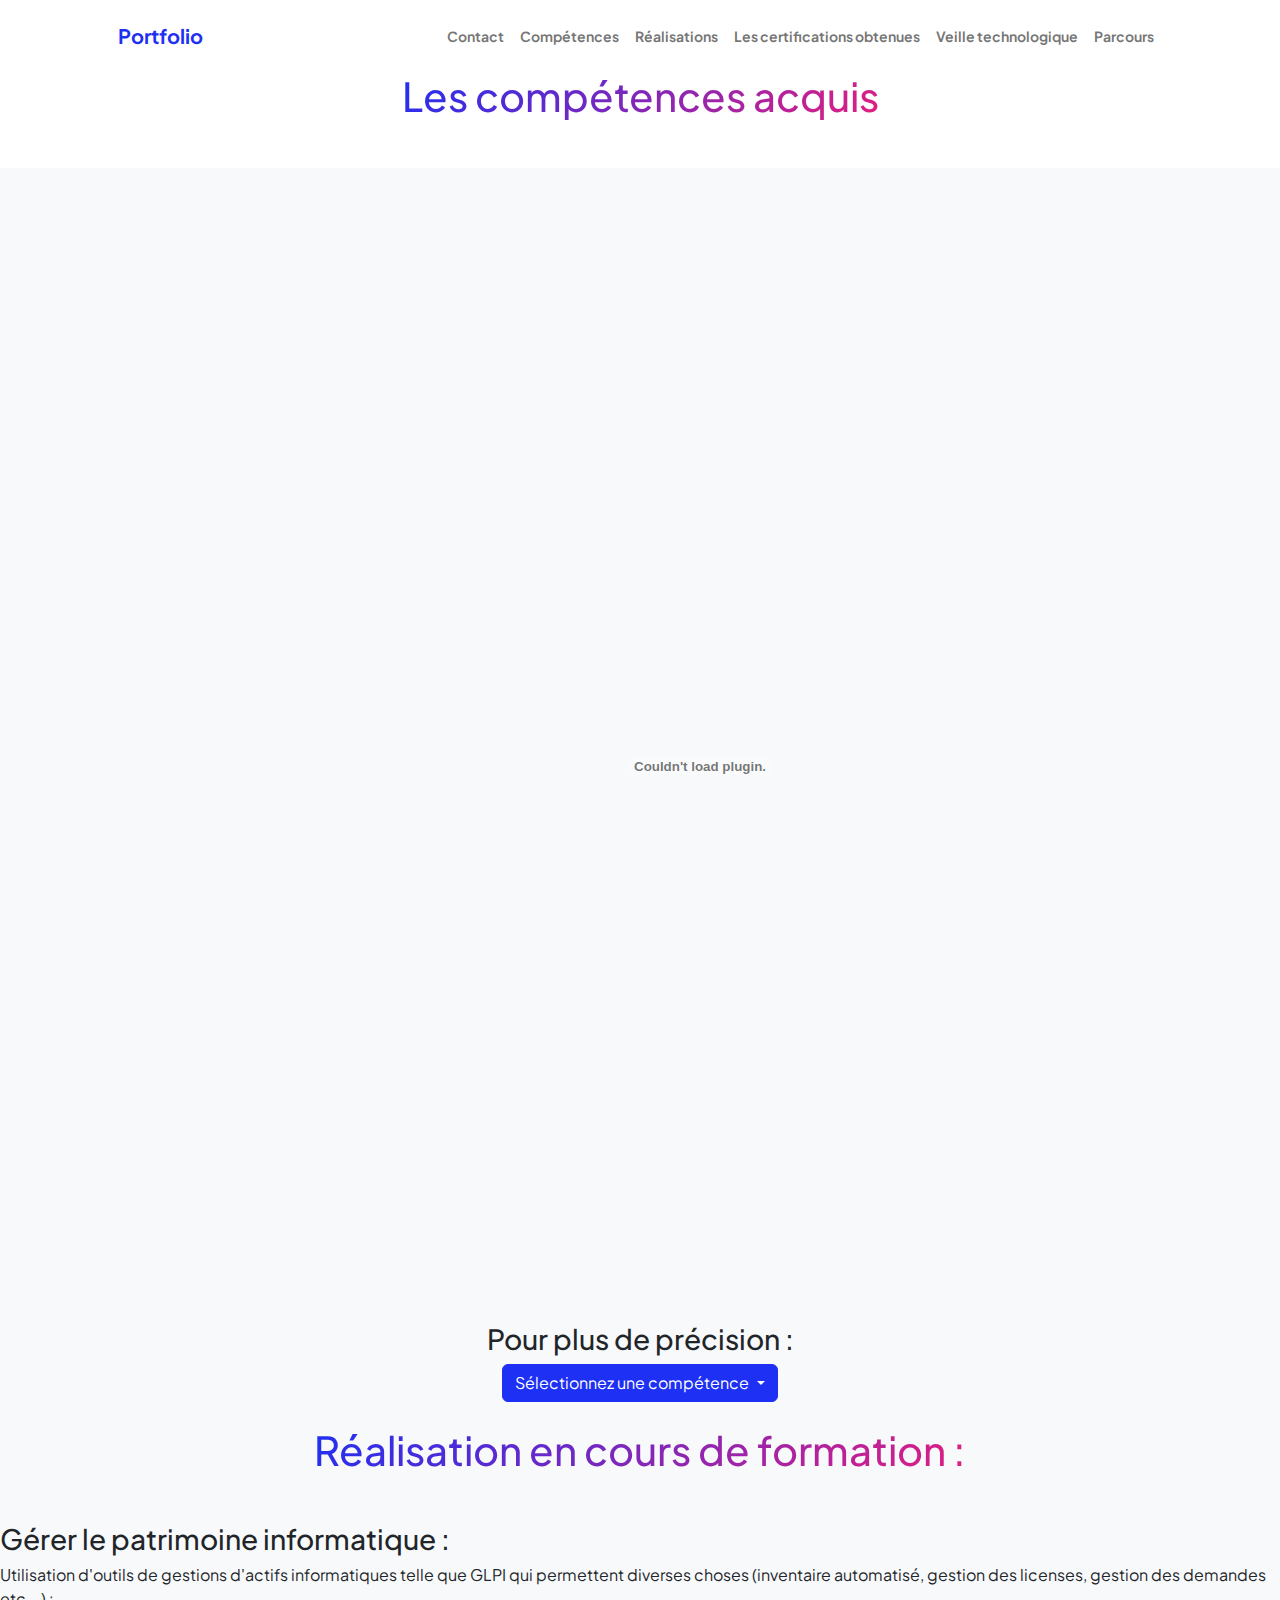
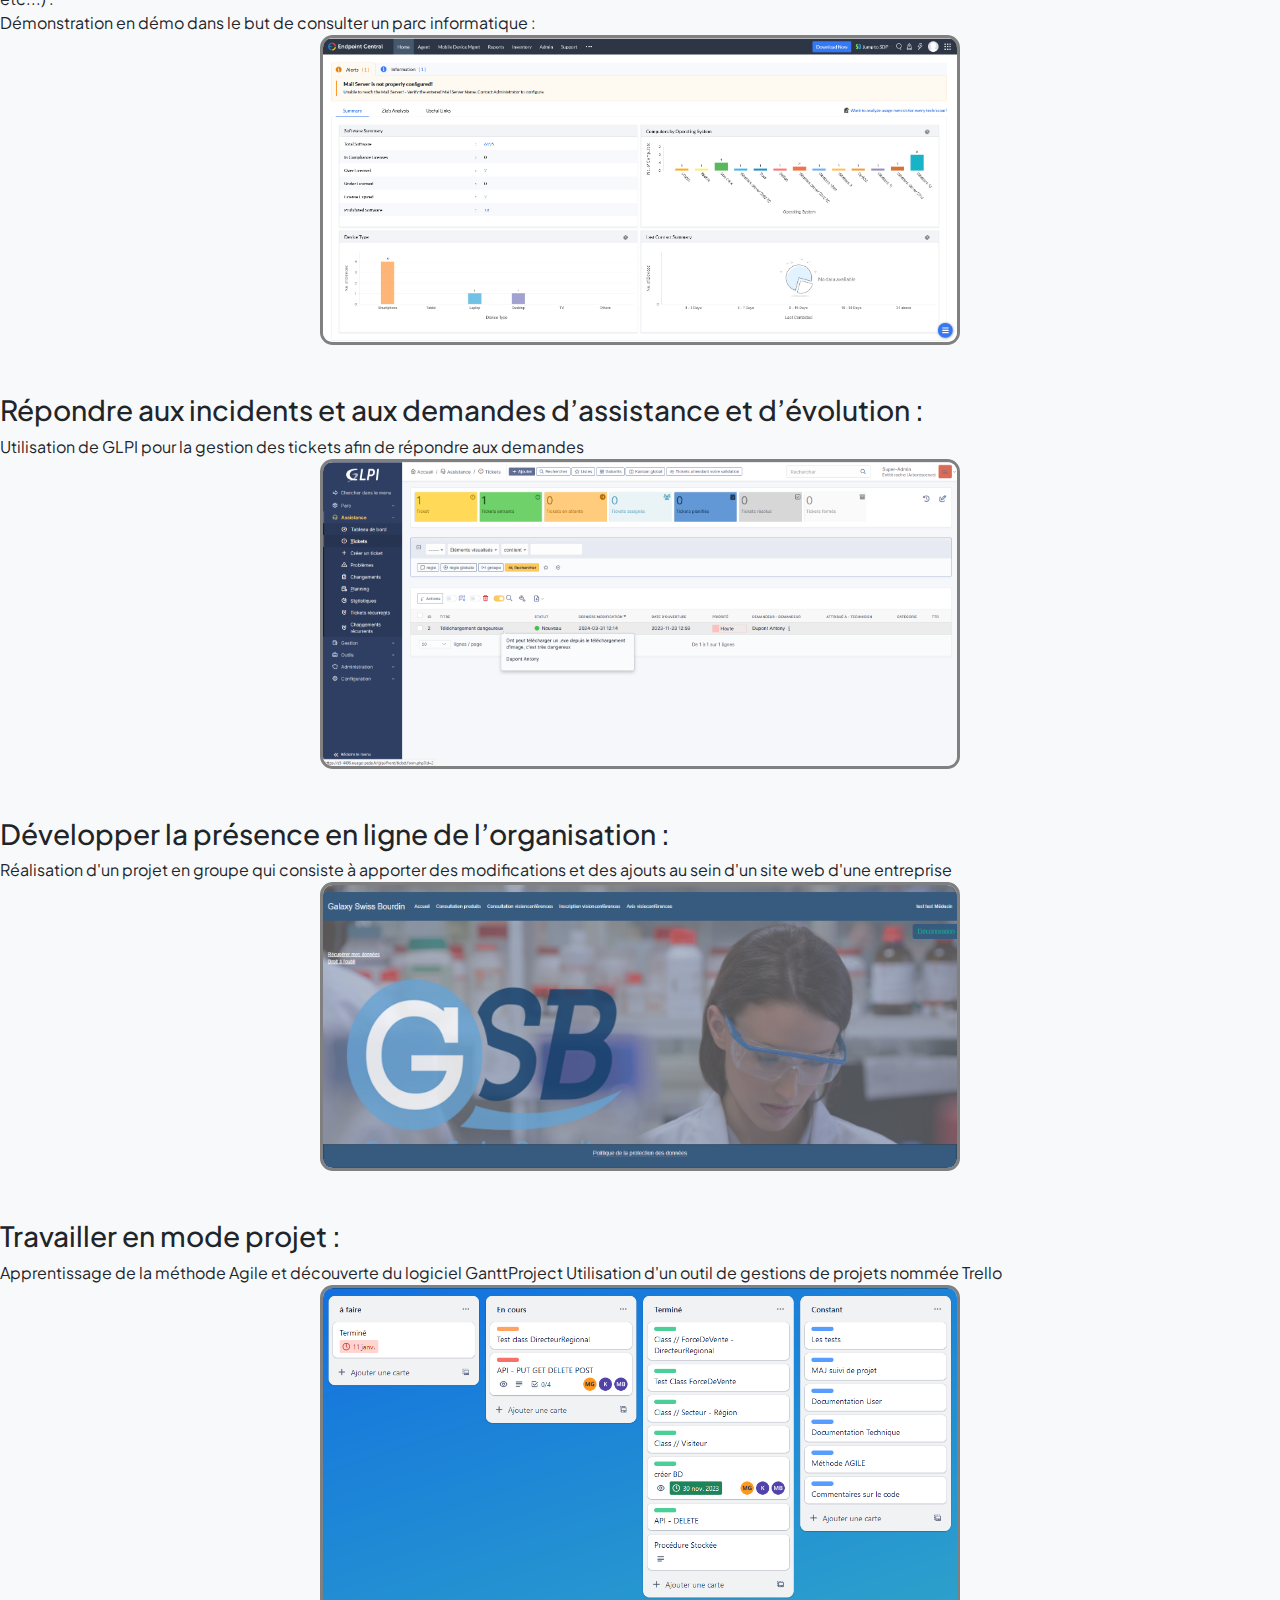
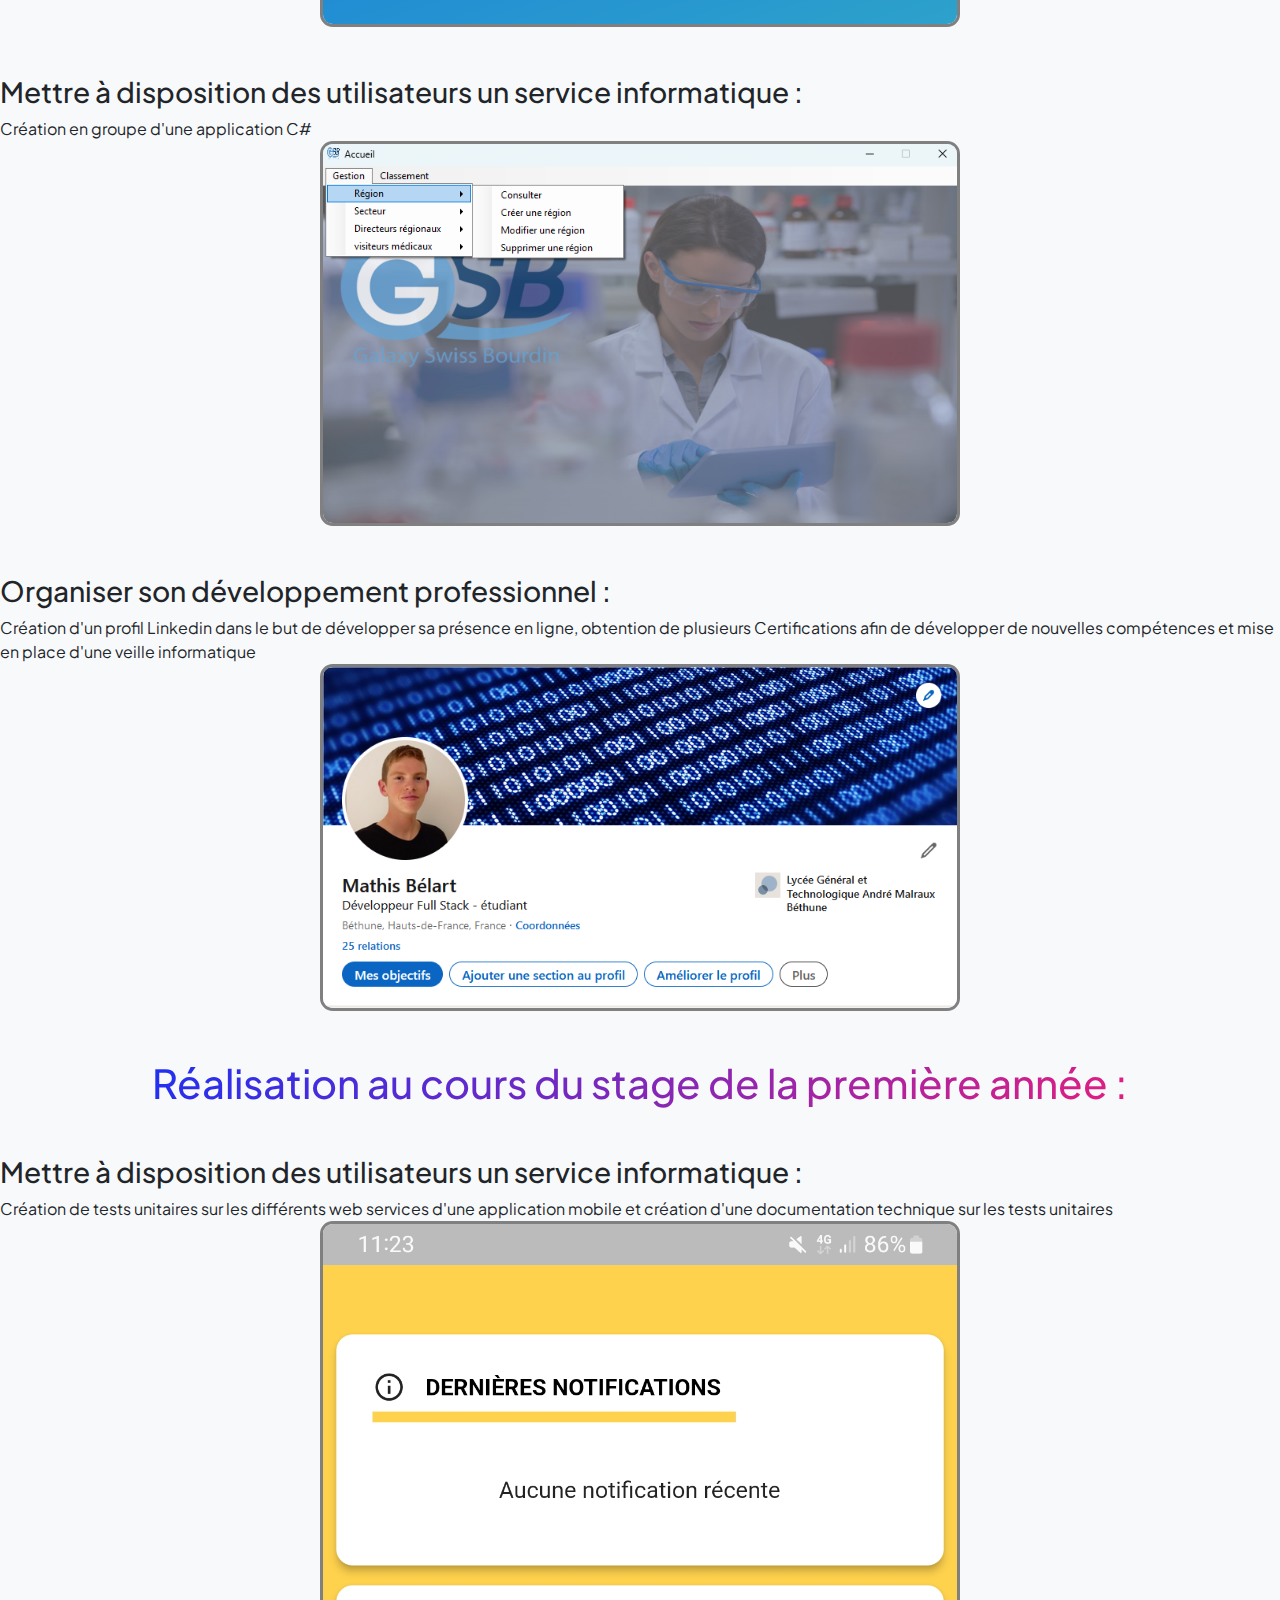
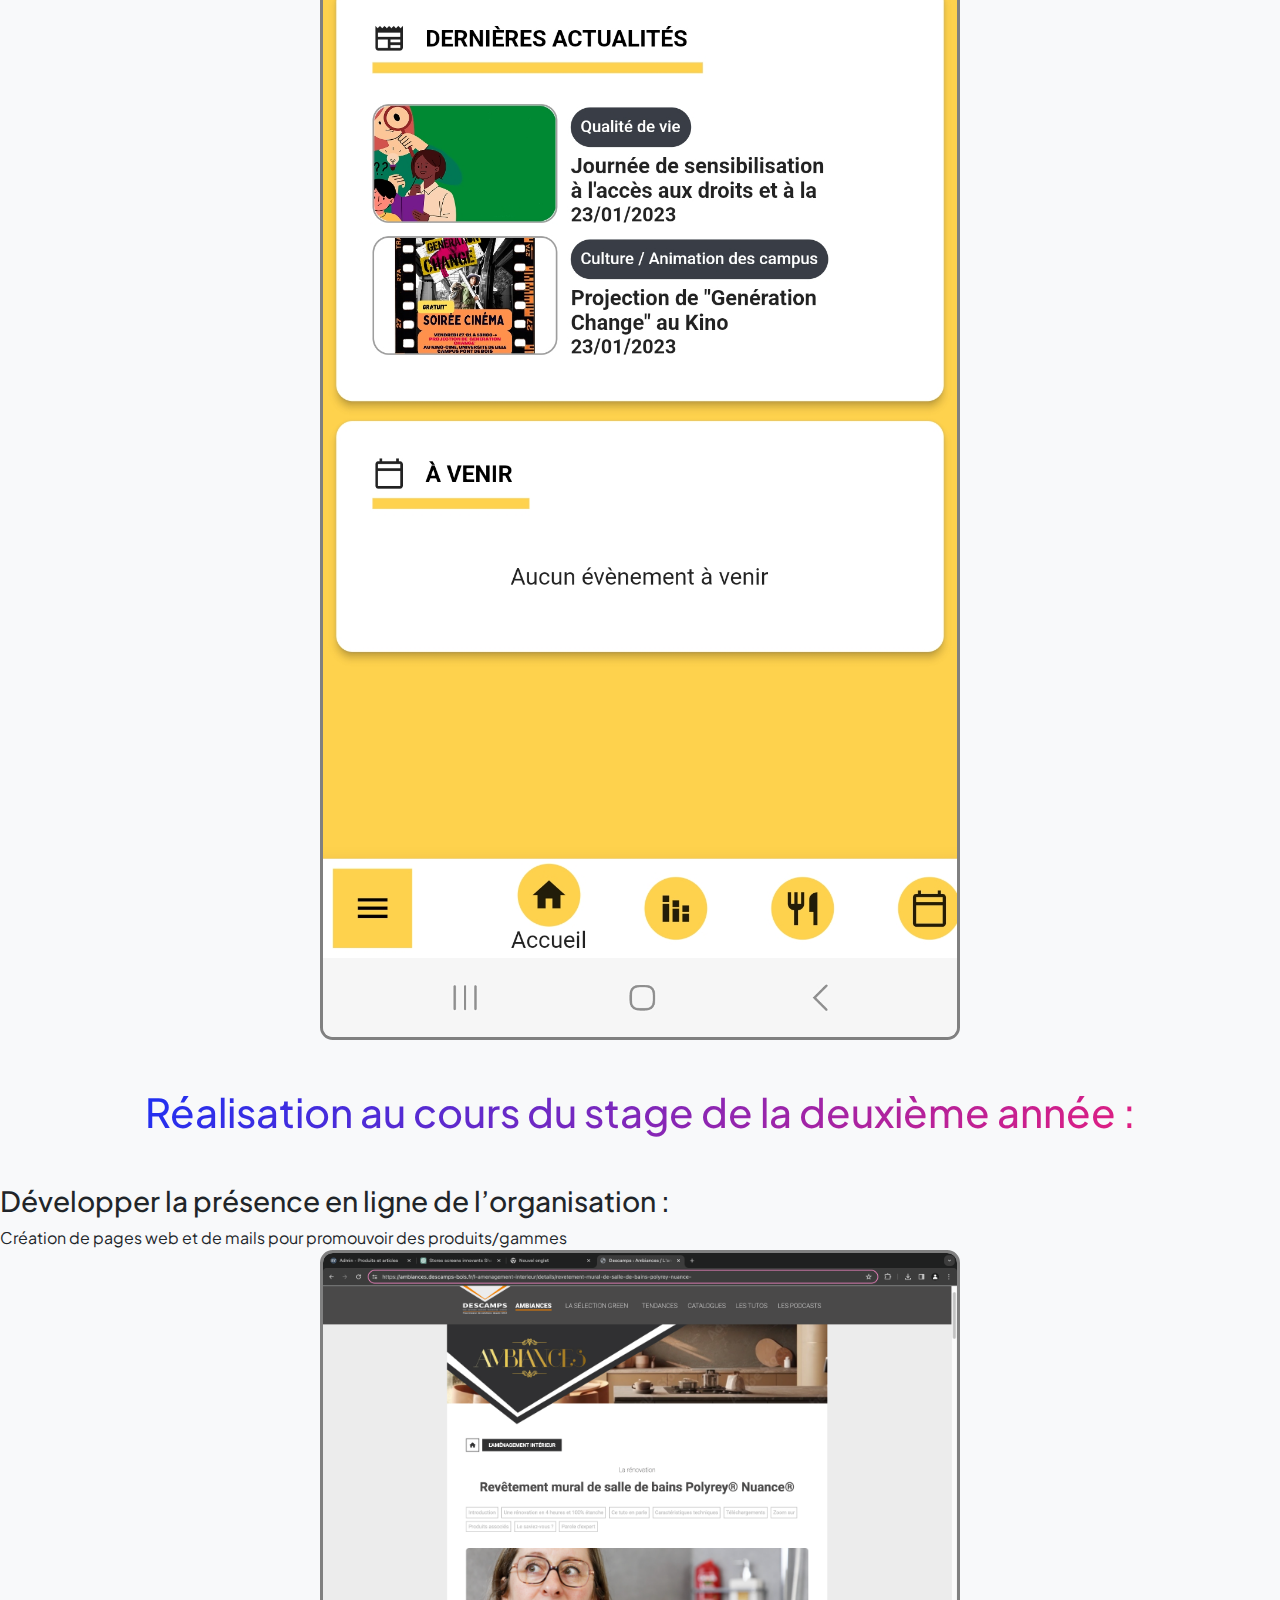
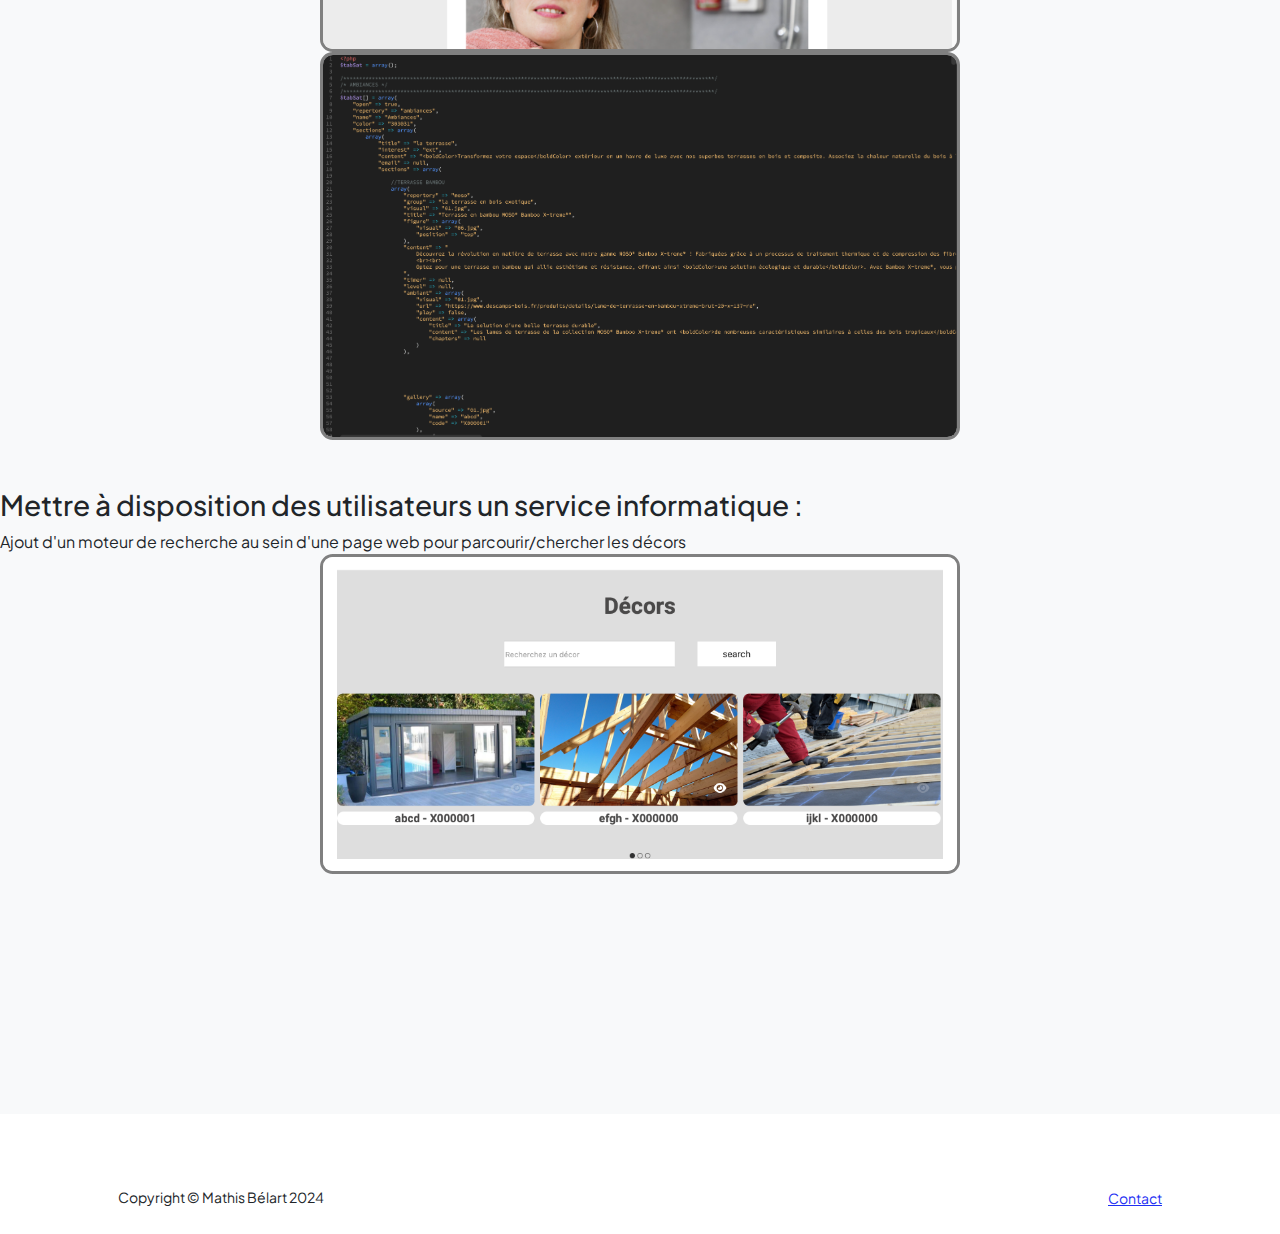
<file: competence.html>
<!DOCTYPE html>
<html lang="en">
    <head>
        <meta charset="utf-8" />
        <meta name="viewport" content="width=device-width, initial-scale=1, shrink-to-fit=no" />
        <meta name="description" content="" />
        <meta name="author" content="" />
        <title>Mathis - Portfolio</title>
        <!-- Favicon-->
        <link rel="icon" type="image/x-icon" href="assets/favicon.ico" />
        <!-- Custom Google font-->
        <link rel="preconnect" href="https://fonts.googleapis.com" />
        <link rel="preconnect" href="https://fonts.gstatic.com" crossorigin />
        <link href="https://fonts.googleapis.com/css2?family=Plus+Jakarta+Sans:wght@100;200;300;400;500;600;700;800;900&amp;display=swap" rel="stylesheet" />
        <!-- Bootstrap icons-->
        <link href="https://cdn.jsdelivr.net/npm/bootstrap-icons@1.8.1/font/bootstrap-icons.css" rel="stylesheet" />
        <!-- Core theme CSS (includes Bootstrap)-->
        <link href="css/styles.css" rel="stylesheet" />
    </head>
    <body class="d-flex flex-column h-100">
        <main class="flex-shrink-0">
            <!-- Navigation-->
            <nav class="navbar navbar-expand-lg navbar-light bg-white py-3">
                <div class="container px-5">
                    <a class="navbar-brand" href="index.html"><span class="fw-bolder text-primary">Portfolio</span></a>
                    <button class="navbar-toggler" type="button" data-bs-toggle="collapse" data-bs-target="#navbarSupportedContent" aria-controls="navbarSupportedContent" aria-expanded="false" aria-label="Toggle navigation"><span class="navbar-toggler-icon"></span></button>
                    <div class="collapse navbar-collapse" id="navbarSupportedContent">
                        <ul class="navbar-nav ms-auto mb-2 mb-lg-0 small fw-bolder">
                            <li class="nav-item"><a class="nav-link" href="contact.html">Contact</a></li>
                            <li class="nav-item"><a class="nav-link" href="competence.html">Compétences</a></li>
                            <li class="nav-item"><a class="nav-link" href="realisation.html">Réalisations</a></li>
                            <li class="nav-item"><a class="nav-link" href="certif.html">Les certifications obtenues</a></li>
                            <li class="nav-item"><a class="nav-link" href="veille.html">Veille technologique</a></li>
                            <li class="nav-item"><a class="nav-link" href="parcours.html">Parcours</a></li>
                        </ul>
                    </div>
                </div>
            </nav>
            <!-- Header-->
            <center><h1 style="display:inline;" class="text-gradient d-inline">Les compétences acquis</h1></center>
            <header class="py-5">
                <div class="bg-light py-5">
                    <div class="text-center">
                        <embed src="assets/Modèle de Tableau de synthèse - Épreuve E4 - BTS SIO 2024.pdf" width="1400" height="1100" type="application/pdf"/>
                        <h3>Pour plus de précision :</h3>
                        <!-- Example single danger button -->
    <div class="btn-group">
        <button type="button" class="btn btn-primary dropdown-toggle" data-bs-toggle="dropdown" aria-expanded="false">
          Sélectionnez une compétence
        </button>
        <ul class="dropdown-menu">
            <li><a class="dropdown-item text-gradient" style="cursor:not-allowed;">Réalisation au cours de la formation</a></li>
            <div class="dropdown-divider"></div>
          <li><a class="dropdown-item" href="#1">Gérer le patrimoine informatique</a></li>
          <li><a class="dropdown-item" href="#2">Répondre aux incidents et aux demandes d’assistance et d’évolution</a></li>
          <li><a class="dropdown-item" href="#3">Développer la présence en ligne de l’organisation</a></li>
          <li><a class="dropdown-item" href="#4">Travailler en mode projet</a></li>
          <li><a class="dropdown-item" href="#5">Mettre à disposition des utilisateurs un service informatique</a></li>
          <li><a class="dropdown-item" href="#6">Organiser son développement professionnel</a></li>
          <div class="dropdown-divider"></div>
          <li><a class="dropdown-item text-gradient" style="cursor:not-allowed;">Réalisation au cours du stage de la première année</a></li>
          <div class="dropdown-divider"></div>
          <li><a class="dropdown-item" href="#7">Mettre à disposition des utilisateurs un service informatique</a></li>
          <div class="dropdown-divider"></div>
          <li><a class="dropdown-item text-gradient" style="cursor:not-allowed;">Réalisation au cours du stage de la deuxième année</a></li>
          <div class="dropdown-divider"></div>
          <li><a class="dropdown-item" href="#8">Répondre aux incidents et aux demandes d’assistance et d’évolution</a></li>
          <li><a class="dropdown-item" href="#9">Développer la présence en ligne de l’organisation</a></li>
          <li><a class="dropdown-item" href="#10">Mettre à disposition des utilisateurs un service informatique</a></li>
        </ul>
      </div></br></br>
      <h1 class="text-gradient d-inline">Réalisation en cours de formation :</h1>
                    </div><br><br>
                    <h3 class="" id="1">Gérer le patrimoine informatique :</h3>
                    Utilisation d'outils de gestions d'actifs informatiques telle que GLPI qui permettent diverses choses (inventaire automatisé, gestion des licenses, gestion des demandes etc...) :
                    <br>
                    Démonstration en démo dans le but de consulter un parc informatique :
                    <br>
                    <center><img class="skill" src="assets/gestionParcDemo.png"></center>

                    <br><br>


                    <h3 class="" id="2">Répondre aux incidents et aux demandes d’assistance et d’évolution :</h3>
                    Utilisation de GLPI pour la gestion des tickets afin de répondre aux demandes
                    <center><img class="skill" src="assets/GLPI.png"></center>

                    <br><br>


                    <h3 class="" id="3">Développer la présence en ligne de l’organisation :</h3>
                    Réalisation d'un projet en groupe qui consiste à apporter des modifications et des ajouts au sein d'un site web d'une entreprise
                <center><img class="skill" src="assets/GSB.png"></center>

                <br><br>


                    <h3 class="" id="4">Travailler en mode projet :</h3>
                    Apprentissage de la méthode Agile et découverte du logiciel GanttProject
                    Utilisation d'un outil de gestions de projets nommée Trello
                <center><img class="skill" src="assets/trello.png"></center>

                <br><br>


                    <h3 class="" id="5">Mettre à disposition des utilisateurs un service informatique :</h3>
                    Création en groupe d'une application C#
                    <center><img class="skill" src="assets/gsbCharp.png"></center>
                    <br><br>
                    <h3 class="" id="6">Organiser son développement professionnel :</h3>
                    Création d'un profil Linkedin dans le but de développer sa présence en ligne, obtention de plusieurs Certifications afin de développer de nouvelles compétences et mise en place d'une veille informatique
                <center><img class="skill" src="assets/linkedin.png"></center>

                <br><br>


                    <div class="text-center">
                        <h1 class="text-gradient d-inline">Réalisation au cours du stage de la première année :</h1>
                    </div>
                    <br><br>
                    <h3 class="" id="7">Mettre à disposition des utilisateurs un service informatique :</h3>
                    Création de tests unitaires sur les différents web services d'une application mobile et création d'une documentation technique sur les tests unitaires
                <center><img class="skill" src="assets/Lilu.jpg"></center>

                <br><br>


                    <div class="text-center">
                        <h1 class="text-gradient d-inline">Réalisation au cours du stage de la deuxième année :</h1>
                    </div>
                    <br><br>
                    <h3 class="" id="9">Développer la présence en ligne de l’organisation :</h3>
                    Création de pages web et de mails pour promouvoir des produits/gammes
                    <br>
                <center><img class="skill" src="assets/pageSite.png"></center>
            <center><img class="skill" src="assets/tabSAT.png"></center>

            <br><br>


                    <h3 class="" id="10">Mettre à disposition des utilisateurs un service informatique :</h3>
                    Ajout d'un moteur de recherche au sein d'une page web pour parcourir/chercher les décors
                <center><img class="skill" src="assets/decorPage.png"></center>

                <div class="container px-5 pb-5">
                    <div class="row gx-5 align-items-center">
                        <div class="col-xxl-5">
                            <!-- Header text content-->
                        </div>
                        <div class="col-xxl-7">
                            <!-- Header profile picture-->
                            <div class="d-flex justify-content-center mt-5 mt-xxl-0">
                                
                                    <!-- TIP: For best results, use a photo with a transparent background like the demo example below-->
                                    <!-- Watch a tutorial on how to do this on YouTube (link)-->
                                    <div class="dots-1">
                                        <!-- SVG Dots-->
                                        <svg version="1.1" xmlns="http://www.w3.org/2000/svg" xmlns:xlink="http://www.w3.org/1999/xlink" x="0px" y="0px" viewBox="0 0 191.6 1215.4" style="enable-background: new 0 0 191.6 1215.4" xml:space="preserve">
                                            <g transform="translate(0.000000,1280.000000) scale(0.100000,-0.100000)">
                                                <path d="M227.7,12788.6c-105-35-200-141-222-248c-43-206,163-412,369-369c155,32,275,190,260,339c-11,105-90,213-190,262        C383.7,12801.6,289.7,12808.6,227.7,12788.6z"></path>
                                                <path d="M1507.7,12788.6c-151-50-253-216-222-362c25-119,136-230,254-255c194-41,395,142,375,339c-11,105-90,213-190,262        C1663.7,12801.6,1569.7,12808.6,1507.7,12788.6z"></path>
                                                <path d="M227.7,11508.6c-105-35-200-141-222-248c-43-206,163-412,369-369c155,32,275,190,260,339c-11,105-90,213-190,262        C383.7,11521.6,289.7,11528.6,227.7,11508.6z"></path>
                                                <path d="M1507.7,11508.6c-151-50-253-216-222-362c25-119,136-230,254-255c194-41,395,142,375,339c-11,105-90,213-190,262        C1663.7,11521.6,1569.7,11528.6,1507.7,11508.6z"></path>
                                                <path d="M227.7,10228.6c-105-35-200-141-222-248c-43-206,163-412,369-369c155,32,275,190,260,339c-11,105-90,213-190,262        C383.7,10241.6,289.7,10248.6,227.7,10228.6z"></path>
                                                <path d="M1507.7,10228.6c-105-35-200-141-222-248c-43-206,163-412,369-369c155,32,275,190,260,339c-11,105-90,213-190,262        C1663.7,10241.6,1569.7,10248.6,1507.7,10228.6z"></path>
                                                <path d="M227.7,8948.6c-105-35-200-141-222-248c-43-206,163-412,369-369c155,32,275,190,260,339c-11,105-90,213-190,262        C383.7,8961.6,289.7,8968.6,227.7,8948.6z"></path>
                                                <path d="M1507.7,8948.6c-105-35-200-141-222-248c-43-206,163-412,369-369c155,32,275,190,260,339c-11,105-90,213-190,262        C1663.7,8961.6,1569.7,8968.6,1507.7,8948.6z"></path>
                                                <path d="M227.7,7668.6c-105-35-200-141-222-248c-43-206,163-412,369-369c155,32,275,190,260,339c-11,105-90,213-190,262        C383.7,7681.6,289.7,7688.6,227.7,7668.6z"></path>
                                                <path d="M1507.7,7668.6c-105-35-200-141-222-248c-43-206,163-412,369-369c155,32,275,190,260,339c-11,105-90,213-190,262        C1663.7,7681.6,1569.7,7688.6,1507.7,7668.6z"></path>
                                                <path d="M227.7,6388.6c-105-35-200-141-222-248c-43-206,163-412,369-369c155,32,275,190,260,339c-11,105-90,213-190,262        C383.7,6401.6,289.7,6408.6,227.7,6388.6z"></path>
                                                <path d="M1507.7,6388.6c-105-35-200-141-222-248c-43-206,163-412,369-369c155,32,275,190,260,339c-11,105-90,213-190,262        C1663.7,6401.6,1569.7,6408.6,1507.7,6388.6z"></path>
                                                <path d="M227.7,5108.6c-105-35-200-141-222-248c-43-206,163-412,369-369c155,32,275,190,260,339c-11,105-90,213-190,262        C383.7,5121.6,289.7,5128.6,227.7,5108.6z"></path>
                                                <path d="M1507.7,5108.6c-105-35-200-141-222-248c-43-206,163-412,369-369c155,32,275,190,260,339c-11,105-90,213-190,262        C1663.7,5121.6,1569.7,5128.6,1507.7,5108.6z"></path>
                                                <path d="M227.7,3828.6c-105-35-200-141-222-248c-43-206,163-412,369-369c155,32,275,190,260,339c-11,105-90,213-190,262        C383.7,3841.6,289.7,3848.6,227.7,3828.6z"></path>
                                                <path d="M1507.7,3828.6c-105-35-200-141-222-248c-43-206,163-412,369-369c155,32,275,190,260,339c-11,105-90,213-190,262        C1663.7,3841.6,1569.7,3848.6,1507.7,3828.6z"></path>
                                                <path d="M227.7,2548.6c-105-35-200-141-222-248c-43-206,163-412,369-369c155,32,275,190,260,339c-11,105-90,213-190,262        C383.7,2561.6,289.7,2568.6,227.7,2548.6z"></path>
                                                <path d="M1507.7,2548.6c-105-35-200-141-222-248c-43-206,163-412,369-369c155,32,275,190,260,339c-11,105-90,213-190,262        C1663.7,2561.6,1569.7,2568.6,1507.7,2548.6z"></path>
                                                <path d="M227.7,1268.6c-105-35-200-141-222-248c-43-206,163-412,369-369c155,32,275,190,260,339c-11,105-90,213-190,262        C383.7,1281.6,289.7,1288.6,227.7,1268.6z"></path>
                                                <path d="M1507.7,1268.6c-105-35-200-141-222-248c-43-206,163-412,369-369c155,32,275,190,260,339c-11,105-90,213-190,262        C1663.7,1281.6,1569.7,1288.6,1507.7,1268.6z"></path>
                                            </g>
                                        </svg>
                                        <!-- END of SVG dots-->
                                    <div class="dots-2">
                                        <!-- SVG Dots-->
                                        <svg version="1.1" xmlns="http://www.w3.org/2000/svg" xmlns:xlink="http://www.w3.org/1999/xlink" x="0px" y="0px" viewBox="0 0 191.6 1215.4" style="enable-background: new 0 0 191.6 1215.4" xml:space="preserve">
                                            <g transform="translate(0.000000,1280.000000) scale(0.100000,-0.100000)">
                                                <path d="M227.7,12788.6c-105-35-200-141-222-248c-43-206,163-412,369-369c155,32,275,190,260,339c-11,105-90,213-190,262        C383.7,12801.6,289.7,12808.6,227.7,12788.6z"></path>
                                                <path d="M1507.7,12788.6c-151-50-253-216-222-362c25-119,136-230,254-255c194-41,395,142,375,339c-11,105-90,213-190,262        C1663.7,12801.6,1569.7,12808.6,1507.7,12788.6z"></path>
                                                <path d="M227.7,11508.6c-105-35-200-141-222-248c-43-206,163-412,369-369c155,32,275,190,260,339c-11,105-90,213-190,262        C383.7,11521.6,289.7,11528.6,227.7,11508.6z"></path>
                                                <path d="M1507.7,11508.6c-151-50-253-216-222-362c25-119,136-230,254-255c194-41,395,142,375,339c-11,105-90,213-190,262        C1663.7,11521.6,1569.7,11528.6,1507.7,11508.6z"></path>
                                                <path d="M227.7,10228.6c-105-35-200-141-222-248c-43-206,163-412,369-369c155,32,275,190,260,339c-11,105-90,213-190,262        C383.7,10241.6,289.7,10248.6,227.7,10228.6z"></path>
                                                <path d="M1507.7,10228.6c-105-35-200-141-222-248c-43-206,163-412,369-369c155,32,275,190,260,339c-11,105-90,213-190,262        C1663.7,10241.6,1569.7,10248.6,1507.7,10228.6z"></path>
                                                <path d="M227.7,8948.6c-105-35-200-141-222-248c-43-206,163-412,369-369c155,32,275,190,260,339c-11,105-90,213-190,262        C383.7,8961.6,289.7,8968.6,227.7,8948.6z"></path>
                                                <path d="M1507.7,8948.6c-105-35-200-141-222-248c-43-206,163-412,369-369c155,32,275,190,260,339c-11,105-90,213-190,262        C1663.7,8961.6,1569.7,8968.6,1507.7,8948.6z"></path>
                                                <path d="M227.7,7668.6c-105-35-200-141-222-248c-43-206,163-412,369-369c155,32,275,190,260,339c-11,105-90,213-190,262        C383.7,7681.6,289.7,7688.6,227.7,7668.6z"></path>
                                                <path d="M1507.7,7668.6c-105-35-200-141-222-248c-43-206,163-412,369-369c155,32,275,190,260,339c-11,105-90,213-190,262        C1663.7,7681.6,1569.7,7688.6,1507.7,7668.6z"></path>
                                                <path d="M227.7,6388.6c-105-35-200-141-222-248c-43-206,163-412,369-369c155,32,275,190,260,339c-11,105-90,213-190,262        C383.7,6401.6,289.7,6408.6,227.7,6388.6z"></path>
                                                <path d="M1507.7,6388.6c-105-35-200-141-222-248c-43-206,163-412,369-369c155,32,275,190,260,339c-11,105-90,213-190,262        C1663.7,6401.6,1569.7,6408.6,1507.7,6388.6z"></path>
                                                <path d="M227.7,5108.6c-105-35-200-141-222-248c-43-206,163-412,369-369c155,32,275,190,260,339c-11,105-90,213-190,262        C383.7,5121.6,289.7,5128.6,227.7,5108.6z"></path>
                                                <path d="M1507.7,5108.6c-105-35-200-141-222-248c-43-206,163-412,369-369c155,32,275,190,260,339c-11,105-90,213-190,262        C1663.7,5121.6,1569.7,5128.6,1507.7,5108.6z"></path>
                                                <path d="M227.7,3828.6c-105-35-200-141-222-248c-43-206,163-412,369-369c155,32,275,190,260,339c-11,105-90,213-190,262        C383.7,3841.6,289.7,3848.6,227.7,3828.6z"></path>
                                                <path d="M1507.7,3828.6c-105-35-200-141-222-248c-43-206,163-412,369-369c155,32,275,190,260,339c-11,105-90,213-190,262        C1663.7,3841.6,1569.7,3848.6,1507.7,3828.6z"></path>
                                                <path d="M227.7,2548.6c-105-35-200-141-222-248c-43-206,163-412,369-369c155,32,275,190,260,339c-11,105-90,213-190,262        C383.7,2561.6,289.7,2568.6,227.7,2548.6z"></path>
                                                <path d="M1507.7,2548.6c-105-35-200-141-222-248c-43-206,163-412,369-369c155,32,275,190,260,339c-11,105-90,213-190,262        C1663.7,2561.6,1569.7,2568.6,1507.7,2548.6z"></path>
                                                <path d="M227.7,1268.6c-105-35-200-141-222-248c-43-206,163-412,369-369c155,32,275,190,260,339c-11,105-90,213-190,262        C383.7,1281.6,289.7,1288.6,227.7,1268.6z"></path>
                                                <path d="M1507.7,1268.6c-105-35-200-141-222-248c-43-206,163-412,369-369c155,32,275,190,260,339c-11,105-90,213-190,262        C1663.7,1281.6,1569.7,1288.6,1507.7,1268.6z"></path>
                                            </g>
                                        </svg>
                                        <!-- END of SVG dots-->
                                    </div>
                                    <div class="dots-3">
                                        <!-- SVG Dots-->
                                        <svg version="1.1" xmlns="http://www.w3.org/2000/svg" xmlns:xlink="http://www.w3.org/1999/xlink" x="0px" y="0px" viewBox="0 0 191.6 1215.4" style="enable-background: new 0 0 191.6 1215.4" xml:space="preserve">
                                            <g transform="translate(0.000000,1280.000000) scale(0.100000,-0.100000)">
                                                <path d="M227.7,12788.6c-105-35-200-141-222-248c-43-206,163-412,369-369c155,32,275,190,260,339c-11,105-90,213-190,262        C383.7,12801.6,289.7,12808.6,227.7,12788.6z"></path>
                                                <path d="M1507.7,12788.6c-151-50-253-216-222-362c25-119,136-230,254-255c194-41,395,142,375,339c-11,105-90,213-190,262        C1663.7,12801.6,1569.7,12808.6,1507.7,12788.6z"></path>
                                                <path d="M227.7,11508.6c-105-35-200-141-222-248c-43-206,163-412,369-369c155,32,275,190,260,339c-11,105-90,213-190,262        C383.7,11521.6,289.7,11528.6,227.7,11508.6z"></path>
                                                <path d="M1507.7,11508.6c-151-50-253-216-222-362c25-119,136-230,254-255c194-41,395,142,375,339c-11,105-90,213-190,262        C1663.7,11521.6,1569.7,11528.6,1507.7,11508.6z"></path>
                                                <path d="M227.7,10228.6c-105-35-200-141-222-248c-43-206,163-412,369-369c155,32,275,190,260,339c-11,105-90,213-190,262        C383.7,10241.6,289.7,10248.6,227.7,10228.6z"></path>
                                                <path d="M1507.7,10228.6c-105-35-200-141-222-248c-43-206,163-412,369-369c155,32,275,190,260,339c-11,105-90,213-190,262        C1663.7,10241.6,1569.7,10248.6,1507.7,10228.6z"></path>
                                                <path d="M227.7,8948.6c-105-35-200-141-222-248c-43-206,163-412,369-369c155,32,275,190,260,339c-11,105-90,213-190,262        C383.7,8961.6,289.7,8968.6,227.7,8948.6z"></path>
                                                <path d="M1507.7,8948.6c-105-35-200-141-222-248c-43-206,163-412,369-369c155,32,275,190,260,339c-11,105-90,213-190,262        C1663.7,8961.6,1569.7,8968.6,1507.7,8948.6z"></path>
                                                <path d="M227.7,7668.6c-105-35-200-141-222-248c-43-206,163-412,369-369c155,32,275,190,260,339c-11,105-90,213-190,262        C383.7,7681.6,289.7,7688.6,227.7,7668.6z"></path>
                                                <path d="M1507.7,7668.6c-105-35-200-141-222-248c-43-206,163-412,369-369c155,32,275,190,260,339c-11,105-90,213-190,262        C1663.7,7681.6,1569.7,7688.6,1507.7,7668.6z"></path>
                                                <path d="M227.7,6388.6c-105-35-200-141-222-248c-43-206,163-412,369-369c155,32,275,190,260,339c-11,105-90,213-190,262        C383.7,6401.6,289.7,6408.6,227.7,6388.6z"></path>
                                                <path d="M1507.7,6388.6c-105-35-200-141-222-248c-43-206,163-412,369-369c155,32,275,190,260,339c-11,105-90,213-190,262        C1663.7,6401.6,1569.7,6408.6,1507.7,6388.6z"></path>
                                                <path d="M227.7,5108.6c-105-35-200-141-222-248c-43-206,163-412,369-369c155,32,275,190,260,339c-11,105-90,213-190,262        C383.7,5121.6,289.7,5128.6,227.7,5108.6z"></path>
                                                <path d="M1507.7,5108.6c-105-35-200-141-222-248c-43-206,163-412,369-369c155,32,275,190,260,339c-11,105-90,213-190,262        C1663.7,5121.6,1569.7,5128.6,1507.7,5108.6z"></path>
                                                <path d="M227.7,3828.6c-105-35-200-141-222-248c-43-206,163-412,369-369c155,32,275,190,260,339c-11,105-90,213-190,262        C383.7,3841.6,289.7,3848.6,227.7,3828.6z"></path>
                                                <path d="M1507.7,3828.6c-105-35-200-141-222-248c-43-206,163-412,369-369c155,32,275,190,260,339c-11,105-90,213-190,262        C1663.7,3841.6,1569.7,3848.6,1507.7,3828.6z"></path>
                                                <path d="M227.7,2548.6c-105-35-200-141-222-248c-43-206,163-412,369-369c155,32,275,190,260,339c-11,105-90,213-190,262        C383.7,2561.6,289.7,2568.6,227.7,2548.6z"></path>
                                                <path d="M1507.7,2548.6c-105-35-200-141-222-248c-43-206,163-412,369-369c155,32,275,190,260,339c-11,105-90,213-190,262        C1663.7,2561.6,1569.7,2568.6,1507.7,2548.6z"></path>
                                                <path d="M227.7,1268.6c-105-35-200-141-222-248c-43-206,163-412,369-369c155,32,275,190,260,339c-11,105-90,213-190,262        C383.7,1281.6,289.7,1288.6,227.7,1268.6z"></path>
                                                <path d="M1507.7,1268.6c-105-35-200-141-222-248c-43-206,163-412,369-369c155,32,275,190,260,339c-11,105-90,213-190,262        C1663.7,1281.6,1569.7,1288.6,1507.7,1268.6z"></path>
                                            </g>
                                        </svg>
                                        <!-- END of SVG dots-->
                                    </div>
                                    <div class="dots-4">
                                        <!-- SVG Dots-->
                                        <svg version="1.1" xmlns="http://www.w3.org/2000/svg" xmlns:xlink="http://www.w3.org/1999/xlink" x="0px" y="0px" viewBox="0 0 191.6 1215.4" style="enable-background: new 0 0 191.6 1215.4" xml:space="preserve">
                                            <g transform="translate(0.000000,1280.000000) scale(0.100000,-0.100000)">
                                                <path d="M227.7,12788.6c-105-35-200-141-222-248c-43-206,163-412,369-369c155,32,275,190,260,339c-11,105-90,213-190,262        C383.7,12801.6,289.7,12808.6,227.7,12788.6z"></path>
                                                <path d="M1507.7,12788.6c-151-50-253-216-222-362c25-119,136-230,254-255c194-41,395,142,375,339c-11,105-90,213-190,262        C1663.7,12801.6,1569.7,12808.6,1507.7,12788.6z"></path>
                                                <path d="M227.7,11508.6c-105-35-200-141-222-248c-43-206,163-412,369-369c155,32,275,190,260,339c-11,105-90,213-190,262        C383.7,11521.6,289.7,11528.6,227.7,11508.6z"></path>
                                                <path d="M1507.7,11508.6c-151-50-253-216-222-362c25-119,136-230,254-255c194-41,395,142,375,339c-11,105-90,213-190,262        C1663.7,11521.6,1569.7,11528.6,1507.7,11508.6z"></path>
                                                <path d="M227.7,10228.6c-105-35-200-141-222-248c-43-206,163-412,369-369c155,32,275,190,260,339c-11,105-90,213-190,262        C383.7,10241.6,289.7,10248.6,227.7,10228.6z"></path>
                                                <path d="M1507.7,10228.6c-105-35-200-141-222-248c-43-206,163-412,369-369c155,32,275,190,260,339c-11,105-90,213-190,262        C1663.7,10241.6,1569.7,10248.6,1507.7,10228.6z"></path>
                                                <path d="M227.7,8948.6c-105-35-200-141-222-248c-43-206,163-412,369-369c155,32,275,190,260,339c-11,105-90,213-190,262        C383.7,8961.6,289.7,8968.6,227.7,8948.6z"></path>
                                                <path d="M1507.7,8948.6c-105-35-200-141-222-248c-43-206,163-412,369-369c155,32,275,190,260,339c-11,105-90,213-190,262        C1663.7,8961.6,1569.7,8968.6,1507.7,8948.6z"></path>
                                                <path d="M227.7,7668.6c-105-35-200-141-222-248c-43-206,163-412,369-369c155,32,275,190,260,339c-11,105-90,213-190,262        C383.7,7681.6,289.7,7688.6,227.7,7668.6z"></path>
                                                <path d="M1507.7,7668.6c-105-35-200-141-222-248c-43-206,163-412,369-369c155,32,275,190,260,339c-11,105-90,213-190,262        C1663.7,7681.6,1569.7,7688.6,1507.7,7668.6z"></path>
                                                <path d="M227.7,6388.6c-105-35-200-141-222-248c-43-206,163-412,369-369c155,32,275,190,260,339c-11,105-90,213-190,262        C383.7,6401.6,289.7,6408.6,227.7,6388.6z"></path>
                                                <path d="M1507.7,6388.6c-105-35-200-141-222-248c-43-206,163-412,369-369c155,32,275,190,260,339c-11,105-90,213-190,262        C1663.7,6401.6,1569.7,6408.6,1507.7,6388.6z"></path>
                                                <path d="M227.7,5108.6c-105-35-200-141-222-248c-43-206,163-412,369-369c155,32,275,190,260,339c-11,105-90,213-190,262        C383.7,5121.6,289.7,5128.6,227.7,5108.6z"></path>
                                                <path d="M1507.7,5108.6c-105-35-200-141-222-248c-43-206,163-412,369-369c155,32,275,190,260,339c-11,105-90,213-190,262        C1663.7,5121.6,1569.7,5128.6,1507.7,5108.6z"></path>
                                                <path d="M227.7,3828.6c-105-35-200-141-222-248c-43-206,163-412,369-369c155,32,275,190,260,339c-11,105-90,213-190,262        C383.7,3841.6,289.7,3848.6,227.7,3828.6z"></path>
                                                <path d="M1507.7,3828.6c-105-35-200-141-222-248c-43-206,163-412,369-369c155,32,275,190,260,339c-11,105-90,213-190,262        C1663.7,3841.6,1569.7,3848.6,1507.7,3828.6z"></path>
                                                <path d="M227.7,2548.6c-105-35-200-141-222-248c-43-206,163-412,369-369c155,32,275,190,260,339c-11,105-90,213-190,262        C383.7,2561.6,289.7,2568.6,227.7,2548.6z"></path>
                                                <path d="M1507.7,2548.6c-105-35-200-141-222-248c-43-206,163-412,369-369c155,32,275,190,260,339c-11,105-90,213-190,262        C1663.7,2561.6,1569.7,2568.6,1507.7,2548.6z"></path>
                                                <path d="M227.7,1268.6c-105-35-200-141-222-248c-43-206,163-412,369-369c155,32,275,190,260,339c-11,105-90,213-190,262        C383.7,1281.6,289.7,1288.6,227.7,1268.6z"></path>
                                                <path d="M1507.7,1268.6c-105-35-200-141-222-248c-43-206,163-412,369-369c155,32,275,190,260,339c-11,105-90,213-190,262        C1663.7,1281.6,1569.7,1288.6,1507.7,1268.6z"></path>
                                            </g>
                                        </svg>
                                        <!-- END of SVG dots-->
                                    </div>
                                </div>
                            </div>
                        </div>
                    </div>
                </div>
                
            </header>
            <!-- About Section-->
            
        </main>
        <!-- Footer-->
        <footer class="bg-white py-4 mt-auto">
            <div class="container px-5">
                <div class="row align-items-center justify-content-between flex-column flex-sm-row">
                    <div class="col-auto"><div class="small m-0">Copyright &copy; Mathis Bélart 2024</div></div>
                    <div class="col-auto">
                        <a class="small" href="contact.html">Contact</a>
                    </div>
                </div>
            </div>
        </footer>
        <!-- Bootstrap core JS-->
        <script src="https://cdn.jsdelivr.net/npm/bootstrap@5.2.3/dist/js/bootstrap.bundle.min.js"></script>
        <!-- Core theme JS-->
        <script src="js/scripts.js"></script>
    </body>
</html>
</file>
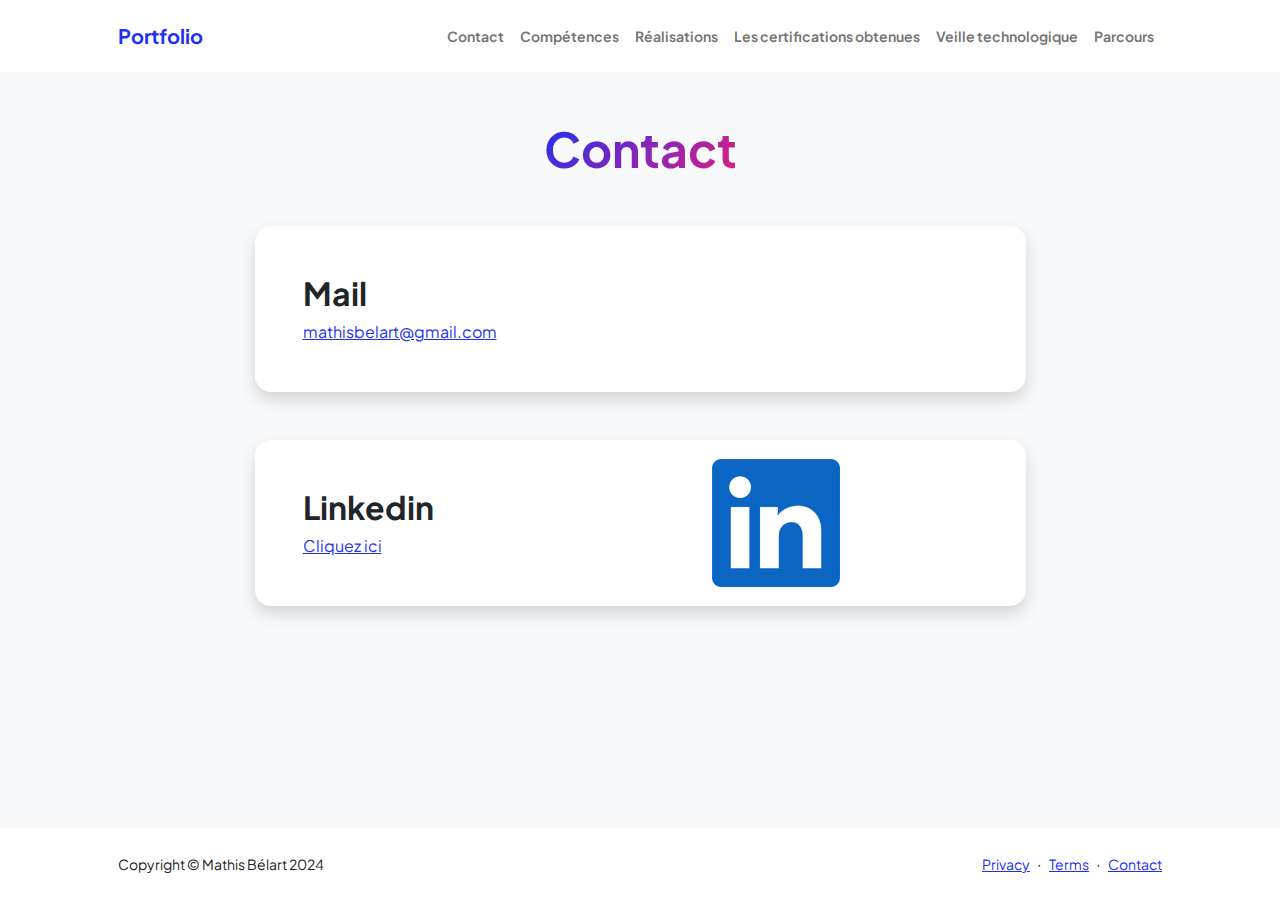
<file: contact.html>
<!DOCTYPE html>
<html lang="en">
    <head>
        <meta charset="utf-8" />
        <meta name="viewport" content="width=device-width, initial-scale=1, shrink-to-fit=no" />
        <meta name="description" content="" />
        <meta name="author" content="" />
        <title>Personal - Start Bootstrap Template</title>
        <!-- Favicon-->
        <link rel="icon" type="image/x-icon" href="assets/favicon.ico" />
        <!-- Custom Google font-->
        <link rel="preconnect" href="https://fonts.googleapis.com" />
        <link rel="preconnect" href="https://fonts.gstatic.com" crossorigin />
        <link href="https://fonts.googleapis.com/css2?family=Plus+Jakarta+Sans:wght@100;200;300;400;500;600;700;800;900&amp;display=swap" rel="stylesheet" />
        <!-- Bootstrap icons-->
        <link href="https://cdn.jsdelivr.net/npm/bootstrap-icons@1.8.1/font/bootstrap-icons.css" rel="stylesheet" />
        <!-- Core theme CSS (includes Bootstrap)-->
        <link href="css/styles.css" rel="stylesheet" />
    </head>
    <body class="d-flex flex-column h-100 bg-light">
        <main class="flex-shrink-0">
            <!-- Navigation-->
            <nav class="navbar navbar-expand-lg navbar-light bg-white py-3">
                <div class="container px-5">
                    <a class="navbar-brand" href="index.html"><span class="fw-bolder text-primary">Portfolio</span></a>
                    <button class="navbar-toggler" type="button" data-bs-toggle="collapse" data-bs-target="#navbarSupportedContent" aria-controls="navbarSupportedContent" aria-expanded="false" aria-label="Toggle navigation"><span class="navbar-toggler-icon"></span></button>
                    <div class="collapse navbar-collapse" id="navbarSupportedContent">
                        <ul class="navbar-nav ms-auto mb-2 mb-lg-0 small fw-bolder">
                            <li class="nav-item"><a class="nav-link" href="contact.html">Contact</a></li>
                            <li class="nav-item"><a class="nav-link" href="competence.html">Compétences</a></li>
                            <li class="nav-item"><a class="nav-link" href="realisation.html">Réalisations</a></li>
                            <li class="nav-item"><a class="nav-link" href="certif.html">Les certifications obtenues</a></li>
                            <li class="nav-item"><a class="nav-link" href="veille.html">Veille technologique</a></li>
                            <li class="nav-item"><a class="nav-link" href="parcours.html">Parcours</a></li>
                        </ul>
                    </div>
                </div>
            </nav>
            <!-- Page Content-->
            <section class="py-5">
                <div class="container px-5 mb-5">
                    <div class="text-center mb-5">
                        <h1 class="display-5 fw-bolder mb-0"><span class="text-gradient d-inline">Contact</span></h1>
                    </div>
                    <div class="row gx-5 justify-content-center">
                        <div class="col-lg-11 col-xl-9 col-xxl-8">
                            <!-- Project Card 1-->
                            <div class="card overflow-hidden shadow rounded-4 border-0 mb-5">
                                <div class="card-body p-0">
                                    <div class="d-flex align-items-center">
                                        <div class="p-5">
                                            <h2 class="fw-bolder">Mail</h2>
                                            <a href="mailto:mathisbelart@gmail.com">mathisbelart@gmail.com</a>
                                        </div>
                                        <!--<img class="img-fluid" src="assets/téléchargement.png" alt="..." />-->
                                    </div>
                                </div>
                            </div>
                            <!-- Project Card 2-->
                            <div class="card overflow-hidden shadow rounded-4 border-0">
                                <div class="card-body p-0">
                                    <div class="d-flex align-items-center">
                                        <div class="p-5">
                                            <h2 class="fw-bolder">Linkedin</h2>
                                            <a href="https://fr.linkedin.com/in/mathis-b%C3%A9lart">Cliquez ici</a>
                                        </div>
                                        <img class="img-fluid" style="height:10vw;padding-left:18vw;" src="assets/linkedinLogo.png" alt="..." />
                                    </div>
                                </div>
                            </div>
                        </div>
                    </div>
                </div>
            </section>
            <!-- Call to action section-->
            
        </main>
        <!-- Footer-->
        <footer class="bg-white py-4 mt-auto">
            <div class="container px-5">
                <div class="row align-items-center justify-content-between flex-column flex-sm-row">
                    <div class="col-auto"><div class="small m-0">Copyright &copy; Mathis Bélart 2024</div></div>
                    <div class="col-auto">
                        <a class="small" href="#!">Privacy</a>
                        <span class="mx-1">&middot;</span>
                        <a class="small" href="#!">Terms</a>
                        <span class="mx-1">&middot;</span>
                        <a class="small" href="#!">Contact</a>
                    </div>
                </div>
            </div>
        </footer>
        <!-- Bootstrap core JS-->
        <script src="https://cdn.jsdelivr.net/npm/bootstrap@5.2.3/dist/js/bootstrap.bundle.min.js"></script>
        <!-- Core theme JS-->
        <script src="js/scripts.js"></script>
    </body>
</html>
</file>
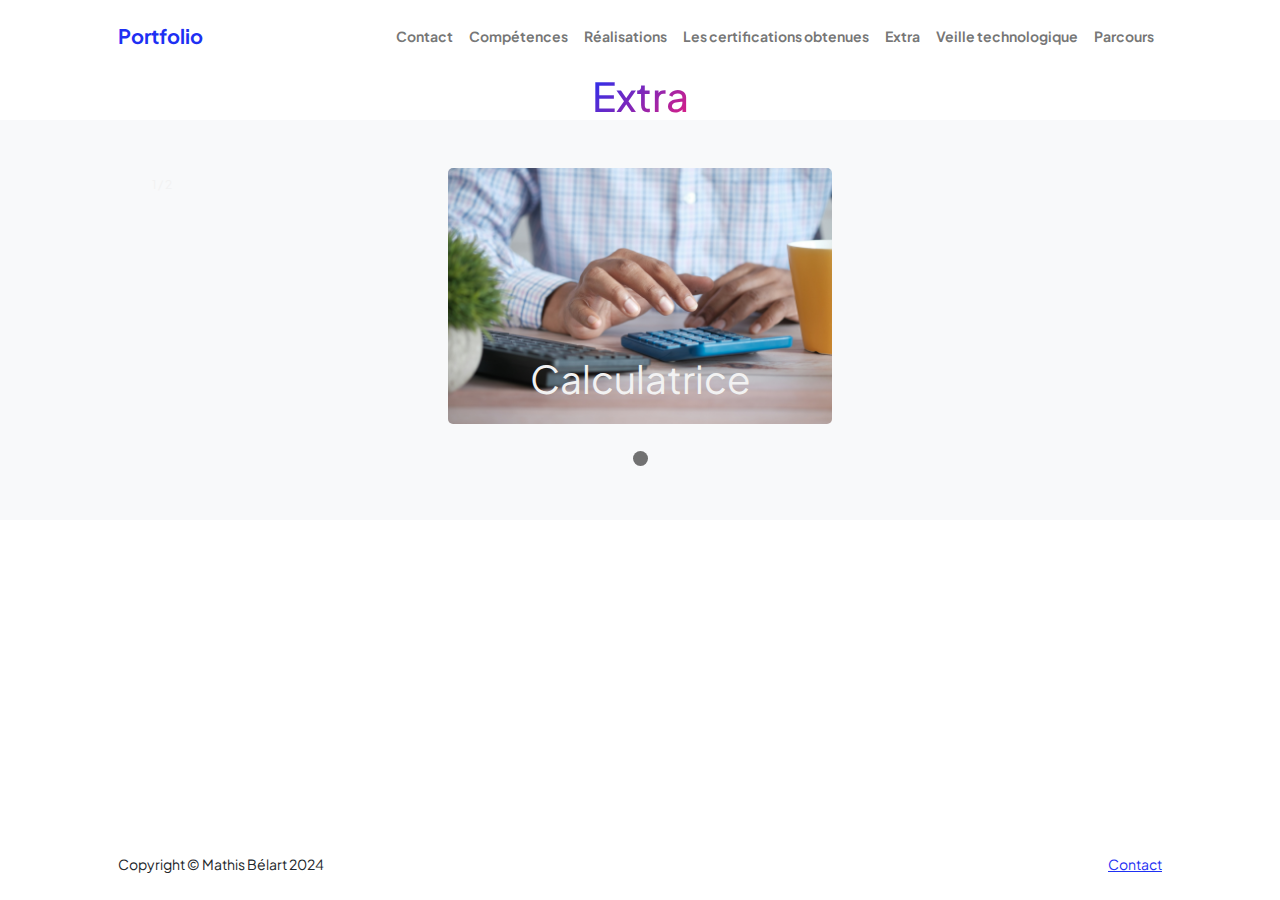
<file: extra.html>
<!DOCTYPE html>
<html lang="en">
    <head>
        <meta charset="utf-8" />
        <meta name="viewport" content="width=device-width, initial-scale=1, shrink-to-fit=no" />
        <meta name="description" content="" />
        <meta name="author" content="" />
        <title>Mathis - Portfolio</title>
        <!-- Favicon-->
        <link rel="icon" type="image/x-icon" href="assets/favicon.ico" />
        <!-- Custom Google font-->
        <link rel="preconnect" href="https://fonts.googleapis.com" />
        <link rel="preconnect" href="https://fonts.gstatic.com" crossorigin />
        <link href="https://fonts.googleapis.com/css2?family=Plus+Jakarta+Sans:wght@100;200;300;400;500;600;700;800;900&amp;display=swap" rel="stylesheet" />
        <!-- Bootstrap icons-->
        <link href="https://cdn.jsdelivr.net/npm/bootstrap-icons@1.8.1/font/bootstrap-icons.css" rel="stylesheet" />
        <!-- Core theme CSS (includes Bootstrap)-->
        <link href="css/styles.css" rel="stylesheet" />
    </head>
    <body class="d-flex flex-column h-100">
        <main class="flex-shrink-0">
            <!-- Navigation-->
            <nav class="navbar navbar-expand-lg navbar-light bg-white py-3">
                <div class="container px-5">
                    <a class="navbar-brand" href="index.html"><span class="fw-bolder text-primary">Portfolio</span></a>
                    <button class="navbar-toggler" type="button" data-bs-toggle="collapse" data-bs-target="#navbarSupportedContent" aria-controls="navbarSupportedContent" aria-expanded="false" aria-label="Toggle navigation"><span class="navbar-toggler-icon"></span></button>
                    <div class="collapse navbar-collapse" id="navbarSupportedContent">
                        <ul class="navbar-nav ms-auto mb-2 mb-lg-0 small fw-bolder">
                          <li class="nav-item"><a class="nav-link" href="contact.html">Contact</a></li>
                          <li class="nav-item"><a class="nav-link" href="competence.html">Compétences</a></li>
                          <li class="nav-item"><a class="nav-link" href="realisation.html">Réalisations</a></li>
                          <li class="nav-item"><a class="nav-link" href="certif.html">Les certifications obtenues</a></li>
                          <li class="nav-item"><a class="nav-link" href="extra.html">Extra</a></li>
                          <li class="nav-item"><a class="nav-link" href="veille.html">Veille technologique</a></li>
                          <li class="nav-item"><a class="nav-link" href="parcours.html">Parcours</a></li>
                        </ul>
                    </div>
                </div>
            </nav>
            <!-- Header-->
            
            <!-- About Section-->
                <center><h1 class="text-gradient d-inline" style="display:inline;margin-bottom:5vw;" > Extra</h1></center>
            <section class="bg-light py-5 text-center">
                 <!-- Slideshow container -->
<div class="slideshow-container">

    <!-- Full-width images with number and caption text -->
    <div class="mySlides">
      <div class="numbertext">1 / 2</div>
      <img id="myImg" src="assets/Calculatrice.jpg" alt="Snow" style="width:30vw;height:20vw">

<!-- The Modal -->
<div id="myModal" class="modal">

  <!-- The Close Button -->
  <span class="close">&times;</span>

  <!-- Modal Content (The Image) -->
    <div class="modal-dialog">
      <div class="modal-content">
        <div class="modal-header">
          <h5 class="modal-title">Calculatrice C#</h5>
        </div>
        <div class="modal-body">
          <img src="assets/CalculatriceForm.png">
        </div>
        <div class="modal-footer">
        </div>
      </div>
    </div>
  

  <!-- Modal Caption (Image Text) -->
  <div id="caption"></div>
</div>
      <div class="text" style="font-size: 3vw;">Calculatrice</div>
    </div>
  
    <!--<div class="mySlides">
      <div class="numbertext">2 / 2</div>
      <img id="myImg" src="assets/2.jpg" alt="Snow" style="width:30vw;height:20vw">
      <div class="text">Caption Two</div>
    </div>-->
  
    <div class="modal" tabindex="-1">
        <div class="modal-dialog">
          <div class="modal-content">
            <div class="modal-header">
              <h5 class="modal-title">Modal title</h5>
              <button type="button" class="btn-close" data-bs-dismiss="modal" aria-label="Close"></button>
            </div>
            <div class="modal-body">
              <p>Modal body text goes here.</p>
            </div>
            <div class="modal-footer">
              <button type="button" class="btn btn-secondary" data-bs-dismiss="modal">Close</button>
              <button type="button" class="btn btn-primary">Save changes</button>
            </div>
          </div>
        </div>
      </div>
      
    <!--<div class="mySlides fade">
      <div class="numbertext">3 / 3</div>
      <img src="img3.jpg" style="width:100%">
      <div class="text">Caption Three</div>
    </div>-->
  
    <!-- Next and previous buttons -->
    
  </div>
  <br>
  
  <!-- The dots/circles -->
  <div style="text-align:center">
    <span class="dot" onclick="currentSlide(1)"></span>
    <!--<span class="dot" onclick="currentSlide(2)"></span>-->
    <!--<span class="dot" onclick="currentSlide(3)"></span>-->
  </div> 
            </section>
        </main>
        <!-- Footer-->
        <footer class="bg-white py-4 mt-auto">
            <div class="container px-5">
                <div class="row align-items-center justify-content-between flex-column flex-sm-row">
                    <div class="col-auto"><div class="small m-0">Copyright &copy; Mathis Bélart 2024</div></div>
                    <div class="col-auto">
                        <a class="small" href="contact.html">Contact</a>
                    </div>
                </div>
            </div>
        </footer>
        <!-- Bootstrap core JS-->
        <script src="https://cdn.jsdelivr.net/npm/bootstrap@5.2.3/dist/js/bootstrap.bundle.min.js"></script>
        <!-- Core theme JS-->
        <script src="js/scripts.js"></script>
    </body>
</html>
</file>
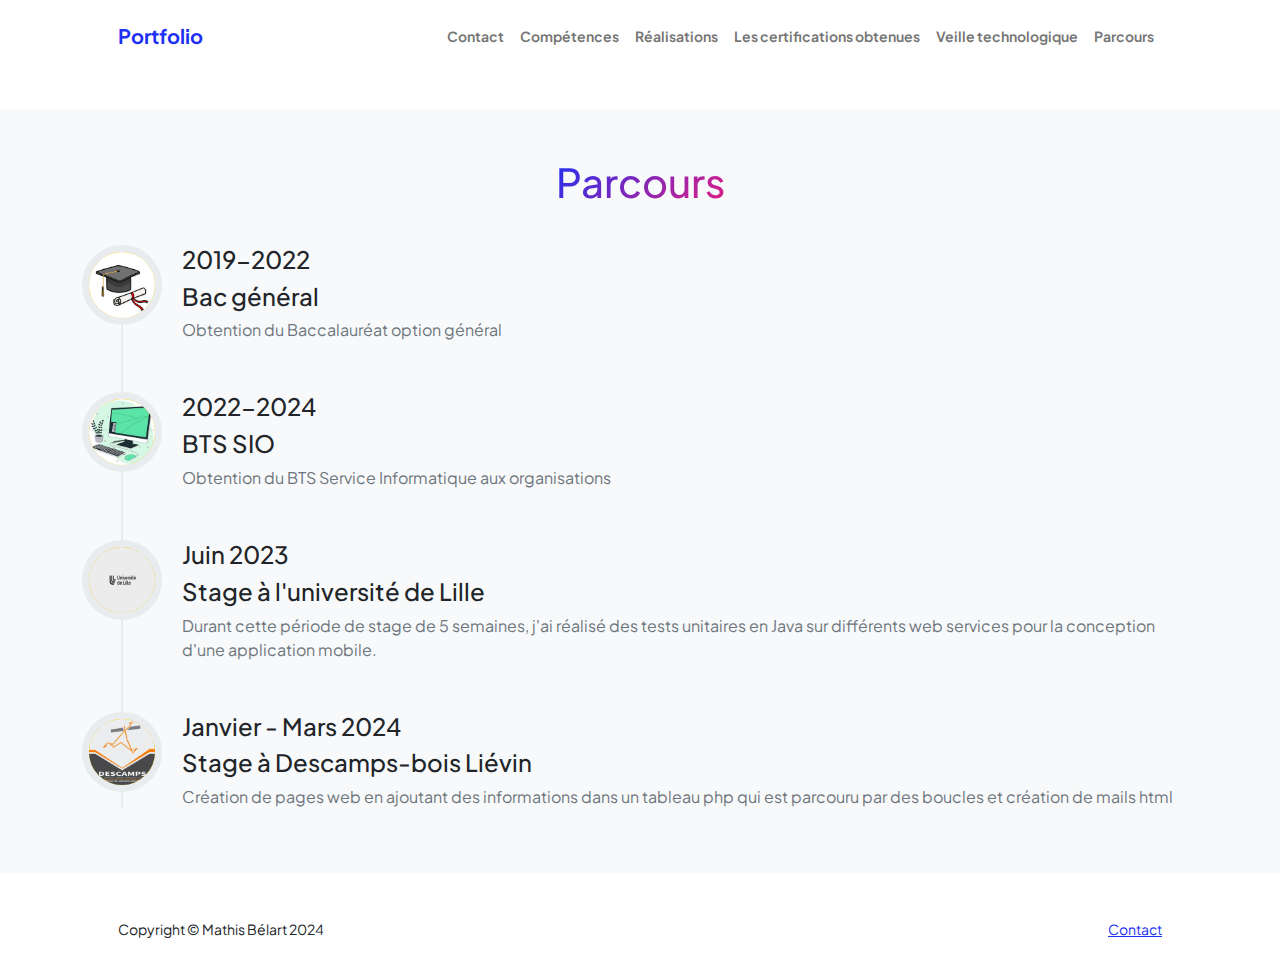
<file: parcours.html>
<!DOCTYPE html>
<html lang="en">
    <head>
        <meta charset="utf-8" />
        <meta name="viewport" content="width=device-width, initial-scale=1, shrink-to-fit=no" />
        <meta name="description" content />
        <meta name="author" content />
        <title>Mathis - Portfolio</title>
        <!-- Favicon-->
        <link rel="icon" type="image/x-icon" href="assets/favicon.ico" />
        <!-- Custom Google font-->
        <link rel="preconnect" href="https://fonts.googleapis.com" />
        <link rel="preconnect" href="https://fonts.gstatic.com" crossorigin />
        <link href="https://fonts.googleapis.com/css2?family=Plus+Jakarta+Sans:wght@100;200;300;400;500;600;700;800;900&amp;display=swap" rel="stylesheet" />
        <!-- Bootstrap icons-->
        <link href="https://cdn.jsdelivr.net/npm/bootstrap-icons@1.8.1/font/bootstrap-icons.css" rel="stylesheet" />
        <!-- Core theme CSS (includes Bootstrap)-->
        <link href="css/styles.css" rel="stylesheet" />
    </head>
    <body class="d-flex flex-column">
        <main class="flex-shrink-0">
            <!-- Navigation-->
            <nav class="navbar navbar-expand-lg navbar-light bg-white py-3">
                <div class="container px-5">
                    <a class="navbar-brand" href="index.html"><span class="fw-bolder text-primary">Portfolio</span></a>
                    <button class="navbar-toggler" type="button" data-bs-toggle="collapse" data-bs-target="#navbarSupportedContent" aria-controls="navbarSupportedContent" aria-expanded="false" aria-label="Toggle navigation"><span class="navbar-toggler-icon"></span></button>
                    <div class="collapse navbar-collapse" id="navbarSupportedContent">
                        <ul class="navbar-nav ms-auto mb-2 mb-lg-0 small fw-bolder">
                            <li class="nav-item"><a class="nav-link" href="contact.html">Contact</a></li>
                            <li class="nav-item"><a class="nav-link" href="competence.html">Compétences</a></li>
                            <li class="nav-item"><a class="nav-link" href="realisation.html">Réalisations</a></li>
                            <li class="nav-item"><a class="nav-link" href="certif.html">Les certifications obtenues</a></li>
                            <li class="nav-item"><a class="nav-link" href="veille.html">Veille technologique</a></li>
                            <li class="nav-item"><a class="nav-link" href="parcours.html">Parcours</a></li>
                        </ul>
                    </div>
                </div>
            </nav>
            <!-- Page content-->
            <center>
                <section class="page-section bg-light py-5" id="parcours" style="margin-top:3vw;">
                    <div class="container">
                        <div class="text-center" style="margin-bottom:3vw;">
                            <h1 class="text-gradient d-inline">Parcours</h1>
                        </div>
                        <ul class="timeline">
                            <li>
                                <div class="timeline-image"><img class="rounded-circle img-fluid" src="assets/diplome.jpg" alt="..." /></div>
                                <div class="timeline-panel">
                                    <div class="timeline-heading">
                                        <h4>2019-2022</h4>
                                        <h4 class="subheading">Bac général</h4>
                                    </div>
                                    <div class="timeline-body"><p class="text-muted">Obtention du Baccalauréat option général</p></div>
                                </div>
                            </li>
                            <li>
                                <div class="timeline-image"><img class="rounded-circle img-fluid" src="assets/btsIllustration.jpg" alt="..." /></div>
                                <div class="timeline-panel">
                                    <div class="timeline-heading">
                                        <h4>2022-2024</h4>
                                        <h4 class="subheading">BTS SIO</h4>
                                    </div>
                                    <div class="timeline-body"><p class="text-muted">Obtention du BTS Service Informatique aux organisations</p></div>
                                </div>
                            </li>
                            <li class="timeline-inverted">
                                <div class="timeline-image"><img class="rounded-circle img-fluid" src="assets/UnivLilleLogo.png" alt="..." /></div>
                                <div class="timeline-panel">
                                    <div class="timeline-heading">
                                        <h4>Juin 2023</h4>
                                        <h4 class="subheading">Stage à l'université de Lille</h4>
                                    </div>
                                    <div class="timeline-body"><p class="text-muted">Durant cette période de stage de 5 semaines, j'ai réalisé des tests unitaires en Java sur différents web services pour la conception d'une application mobile.</p></div>
                                </div>
                            </li>
                            <li class="timeline-inverted">
                                <div class="timeline-image"><img class="rounded-circle img-fluid" src="assets/descampsLogo.png" alt="..." /></div>
                                <div class="timeline-panel">
                                    <div class="timeline-heading">
                                        <h4>Janvier - Mars 2024</h4>
                                        <h4 class="subheading">Stage à Descamps-bois Liévin</h4>
                                    </div>
                                    <div class="timeline-body"><p class="text-muted">Création de pages web en ajoutant des informations dans un tableau php qui est parcouru par des boucles et création de mails html</p></div>
                                </div>
                            </li>
                        </ul>
                    </div>
                </section>
            </center>
            <!--<li class="timeline-inverted">
        <div class="timeline-image">
            <h4>
                Be Part
                <br />
                Of Our
                <br />
                Story!
            </h4>
        </div>
    </li> -->
            </ul>
            </div>
            </section>
        </main>
        <!-- Footer-->
        <footer class="bg-white py-4 mt-auto">
            <div class="container px-5">
                <div class="row align-items-center justify-content-between flex-column flex-sm-row">
                    <div class="col-auto"><div class="small m-0">Copyright &copy; Mathis Bélart 2024</div></div>
                    <div class="col-auto">
                        <a class="small" href="contact.html">Contact</a>
                    </div>
                </div>
            </div>
        </footer>
        <!-- Bootstrap core JS-->
        <script src="https://cdn.jsdelivr.net/npm/bootstrap@5.2.3/dist/js/bootstrap.bundle.min.js"></script>
        <!-- Core theme JS-->
        <script src="js/scripts.js"></script>
        <!-- * * * * * * * * * * * * * * * * * * * * * * * * * * * * * * * * * * * * * * * *-->
        <!-- * *                               SB Forms JS                               * *-->
        <!-- * * Activate your form at https://startbootstrap.com/solution/contact-forms * *-->
        <!-- * * * * * * * * * * * * * * * * * * * * * * * * * * * * * * * * * * * * * * * *-->
        <script src="https://cdn.startbootstrap.com/sb-forms-latest.js"></script>
    </body>
</html>
</file>
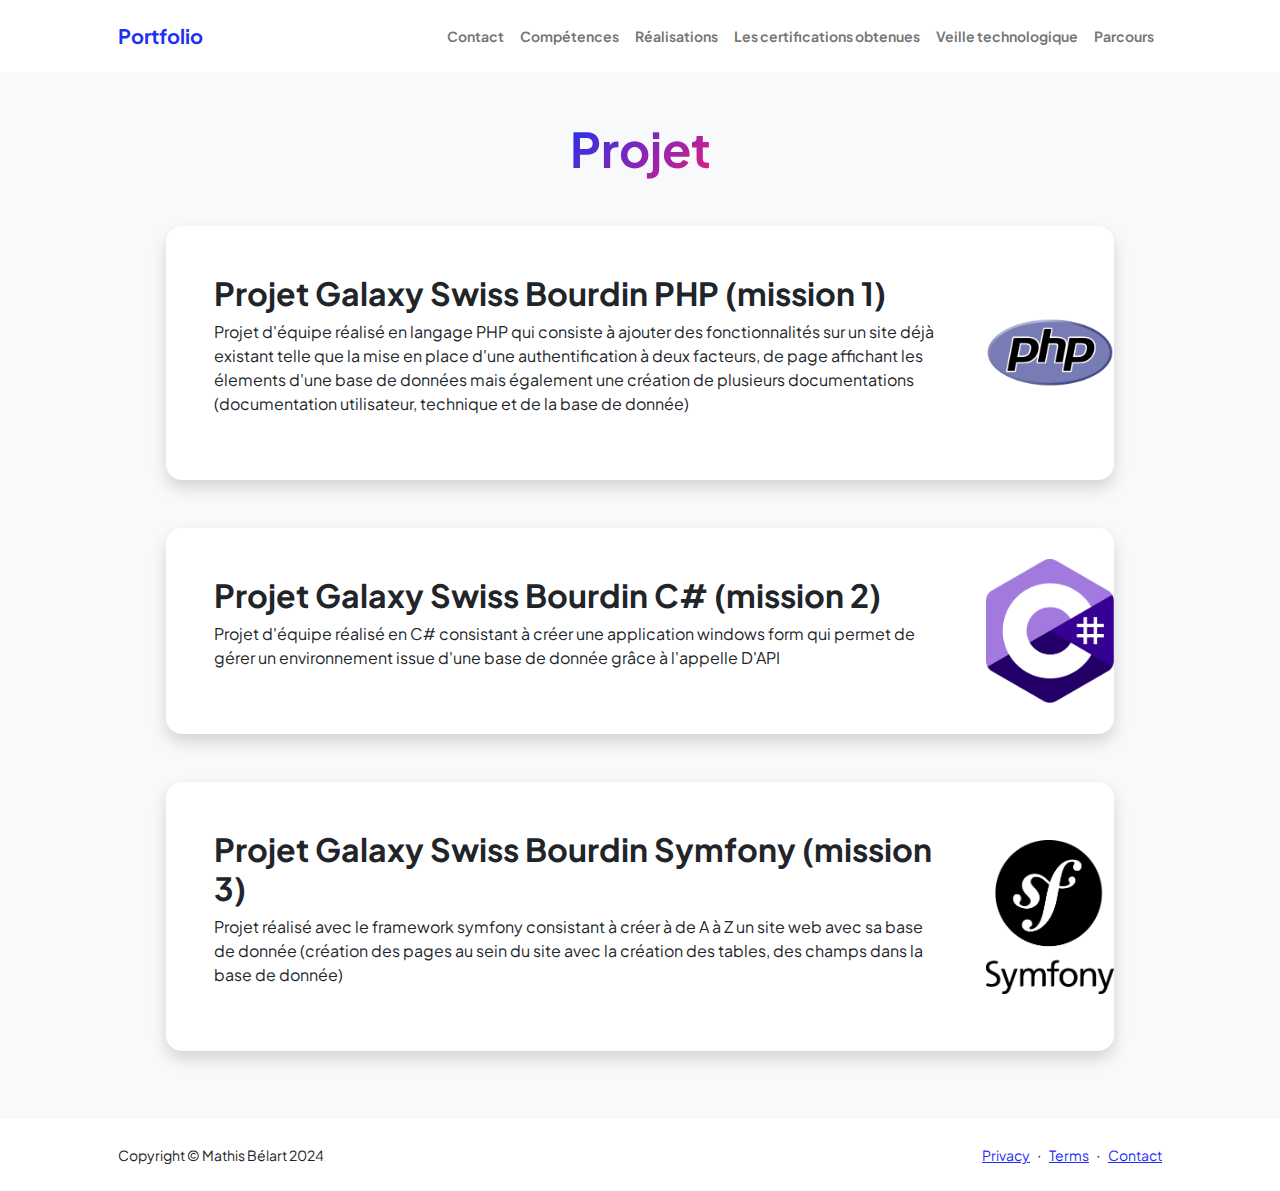
<file: realisation.html>
<!DOCTYPE html>
<html lang="en">
    <head>
        <meta charset="utf-8" />
        <meta name="viewport" content="width=device-width, initial-scale=1, shrink-to-fit=no" />
        <meta name="description" content="" />
        <meta name="author" content="" />
        <title>Mathis - Portfolio</title>
        <!-- Favicon-->
        <link rel="icon" type="image/x-icon" href="assets/favicon.ico" />
        <!-- Custom Google font-->
        <link rel="preconnect" href="https://fonts.googleapis.com" />
        <link rel="preconnect" href="https://fonts.gstatic.com" crossorigin />
        <link href="https://fonts.googleapis.com/css2?family=Plus+Jakarta+Sans:wght@100;200;300;400;500;600;700;800;900&amp;display=swap" rel="stylesheet" />
        <!-- Bootstrap icons-->
        <link href="https://cdn.jsdelivr.net/npm/bootstrap-icons@1.8.1/font/bootstrap-icons.css" rel="stylesheet" />
        <!-- Core theme CSS (includes Bootstrap)-->
        <link href="css/styles.css" rel="stylesheet" />
    </head>
    <body class="d-flex flex-column h-100 bg-light">
        <main class="flex-shrink-0">
            <!-- Navigation-->
            <nav class="navbar navbar-expand-lg navbar-light bg-white py-3">
                <div class="container px-5">
                    <a class="navbar-brand" href="index.html"><span class="fw-bolder text-primary">Portfolio</span></a>
                    <button class="navbar-toggler" type="button" data-bs-toggle="collapse" data-bs-target="#navbarSupportedContent" aria-controls="navbarSupportedContent" aria-expanded="false" aria-label="Toggle navigation"><span class="navbar-toggler-icon"></span></button>
                    <div class="collapse navbar-collapse" id="navbarSupportedContent">
                        <ul class="navbar-nav ms-auto mb-2 mb-lg-0 small fw-bolder">
                            <li class="nav-item"><a class="nav-link" href="contact.html">Contact</a></li>
                            <li class="nav-item"><a class="nav-link" href="competence.html">Compétences</a></li>
                            <li class="nav-item"><a class="nav-link" href="realisation.html">Réalisations</a></li>
                            <li class="nav-item"><a class="nav-link" href="certif.html">Les certifications obtenues</a></li>
                            <li class="nav-item"><a class="nav-link" href="veille.html">Veille technologique</a></li>
                            <li class="nav-item"><a class="nav-link" href="parcours.html">Parcours</a></li>
                        </ul>
                    </div>
                </div>
            </nav>
            <!-- Projects Section-->
            <section class="py-5">
                    <div class="text-center mb-5">
                        <h1 class="display-5 fw-bolder mb-0"><span class="text-gradient d-inline">Projet</span></h1>
                    </div>
                    <div class="row gx-5 justify-content-center">
                        <div class="col-lg-11 col-xl-9 col-xxl-8">
                            <!-- Project Card 1-->
                            <div class="card overflow-hidden shadow rounded-4 border-0 mb-5">
                                <div class="card-body p-0">
                                    <div class="d-flex align-items-center">
                                        <div class="p-5">
                                            <h2 class="fw-bolder">Projet Galaxy Swiss Bourdin PHP (mission 1)</h2>
                                            <p>Projet d'équipe réalisé en langage PHP qui consiste à ajouter des fonctionnalités sur un site déjà existant telle que la mise en place d'une authentification à deux facteurs, de page affichant les élements d'une base de données mais également une création de plusieurs documentations (documentation utilisateur, technique et de la base de donnée)</p>
                                        </div>
                                        <img style="width:10vw; height:auto;" class="img-fluid" src="assets/PHP-logo.svg.png" alt="..." />
                                    </div>
                                </div>
                            </div>
                            <!-- Project Card 2-->
                            <div class="card overflow-hidden shadow rounded-4 border-0">
                                <div class="card-body p-0">
                                    <div class="d-flex align-items-center">
                                        <div class="p-5">
                                            <h2 class="fw-bolder">Projet Galaxy Swiss Bourdin C# (mission 2)</h2>
                                            <p>Projet d'équipe réalisé en C# consistant à créer une application windows form qui permet de gérer un environnement issue d'une base de donnée grâce à l'appelle D'API</p>
                                        </div>
                                        <img style="width:10vw; height:auto;" class="img-fluid" src="assets/CsharpLogo.png" alt="..." />
                                    </div>
                                </div>
                            </div><br><br>
                            <!-- Project Card 3-->
                            <div class="card overflow-hidden shadow rounded-4 border-0">
                                <div class="card-body p-0">
                                    <div class="d-flex align-items-center">
                                        <div class="p-5">
                                            <h2 class="fw-bolder">Projet Galaxy Swiss Bourdin Symfony (mission 3)</h2>
                                            <p>Projet réalisé avec le framework symfony consistant à créer à de A à Z un site web avec sa base de donnée (création des pages au sein du site avec la création des tables, des champs dans la base de donnée)</p>
                                        </div>
                                        <img style="width:10vw; height:auto;" class="img-fluid" src="assets/symfonyLogo.png" alt="..." />
                                    </div>
                                </div>
                            </div>
                        </div>
                    </div>
                </div>
            </section>
            <!-- Call to action section-->
            
        </main>
        <!-- Footer-->
        <footer class="bg-white py-4 mt-auto">
            <div class="container px-5">
                <div class="row align-items-center justify-content-between flex-column flex-sm-row">
                    <div class="col-auto"><div class="small m-0">Copyright &copy; Mathis Bélart 2024</div></div>
                    <div class="col-auto">
                        <a class="small" href="#!">Privacy</a>
                        <span class="mx-1">&middot;</span>
                        <a class="small" href="#!">Terms</a>
                        <span class="mx-1">&middot;</span>
                        <a class="small" href="contact.html">Contact</a>
                    </div>
                </div>
            </div>
        </footer>
        <!-- Bootstrap core JS-->
        <script src="https://cdn.jsdelivr.net/npm/bootstrap@5.2.3/dist/js/bootstrap.bundle.min.js"></script>
        <!-- Core theme JS-->
        <script src="js/scripts.js"></script>
    </body>
</html>
</file>
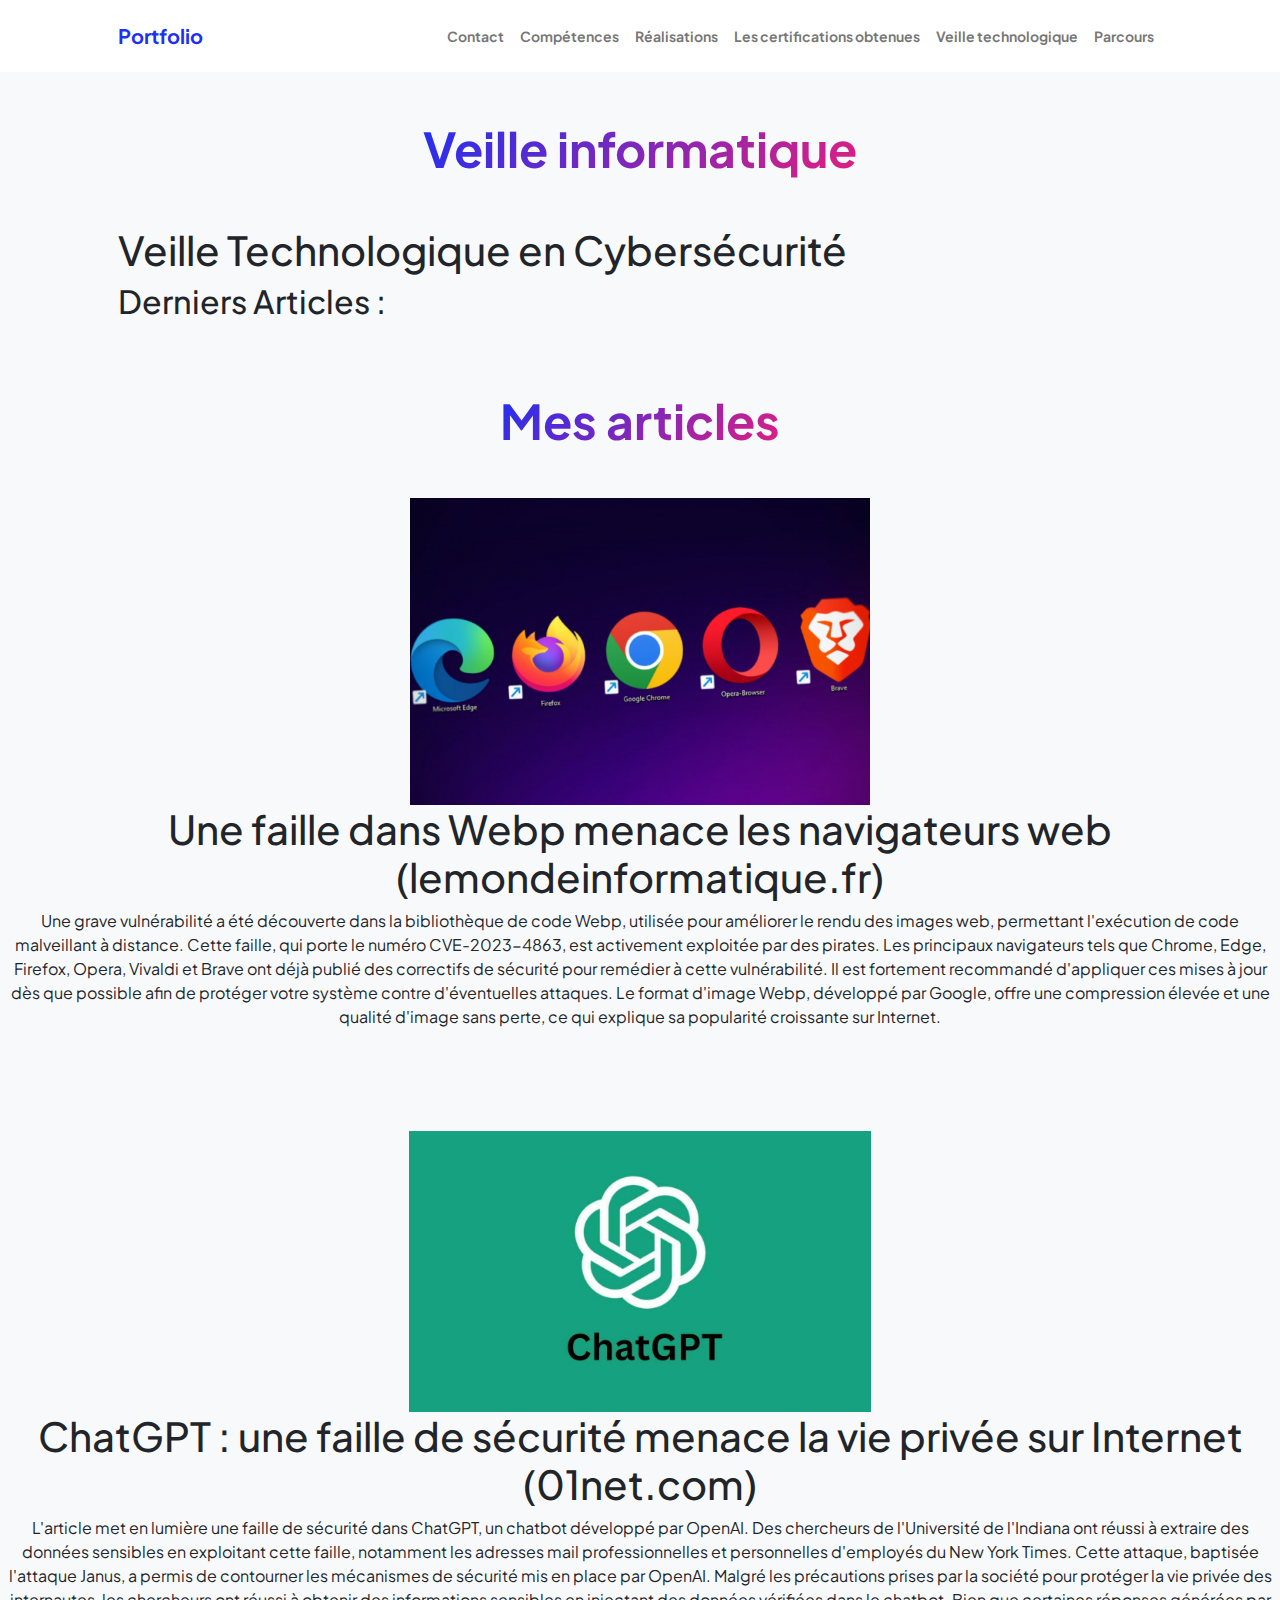
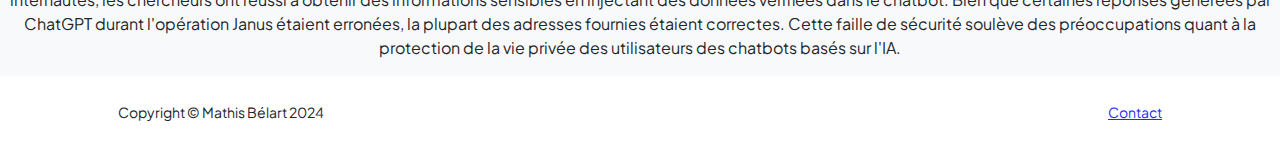
<file: veille.html>
<!DOCTYPE html>
<html lang="en">
    <head>
        <meta charset="utf-8" />
        <meta name="viewport" content="width=device-width, initial-scale=1, shrink-to-fit=no" />
        <meta name="description" content="" />
        <meta name="author" content="" />
        <title>Personal - Start Bootstrap Template</title>
        <!-- Favicon-->
        <link rel="icon" type="image/x-icon" href="assets/favicon.ico" />
        <!-- Custom Google font-->
        <link rel="preconnect" href="https://fonts.googleapis.com" />
        <link rel="preconnect" href="https://fonts.gstatic.com" crossorigin />
        <link href="https://fonts.googleapis.com/css2?family=Plus+Jakarta+Sans:wght@100;200;300;400;500;600;700;800;900&amp;display=swap" rel="stylesheet" />
        <!-- Bootstrap icons-->
        <link href="https://cdn.jsdelivr.net/npm/bootstrap-icons@1.8.1/font/bootstrap-icons.css" rel="stylesheet" />
        <!-- Core theme CSS (includes Bootstrap)-->
        <link href="css/styles.css" rel="stylesheet" />
    </head>
    <body class="d-flex flex-column h-100 bg-light">
            <!-- Navigation-->
            <nav class="navbar navbar-expand-lg navbar-light bg-white py-3">
                <div class="container px-5">
                    <a class="navbar-brand" href="index.html"><span class="fw-bolder text-primary">Portfolio</span></a>
                    <button class="navbar-toggler" type="button" data-bs-toggle="collapse" data-bs-target="#navbarSupportedContent" aria-controls="navbarSupportedContent" aria-expanded="false" aria-label="Toggle navigation"><span class="navbar-toggler-icon"></span></button>
                    <div class="collapse navbar-collapse" id="navbarSupportedContent">
                        <ul class="navbar-nav ms-auto mb-2 mb-lg-0 small fw-bolder">
                            <li class="nav-item"><a class="nav-link" href="contact.html">Contact</a></li>
                            <li class="nav-item"><a class="nav-link" href="competence.html">Compétences</a></li>
                            <li class="nav-item"><a class="nav-link" href="realisation.html">Réalisations</a></li>
                            <li class="nav-item"><a class="nav-link" href="certif.html">Les certifications obtenues</a></li>
                            <li class="nav-item"><a class="nav-link" href="veille.html">Veille technologique</a></li>
                            <li class="nav-item"><a class="nav-link" href="parcours.html">Parcours</a></li>
                        </ul>
                    </div>
                </div>
            </nav>
            <!-- Page Content-->
            <div class="container px-5 my-5">
                <div class="text-center mb-5">
                    <h1 class="display-5 fw-bolder mb-0"><span class="text-gradient d-inline">Veille informatique</span></h1>
                </div>
                <div class="row gx-5 justify-content-center">
                    <h1>Veille Technologique en Cybersécurité</h1>
    
    <h2>Derniers Articles :</h2>
    <ul id="articles-list">
        <!-- Les articles seront ajoutés ici dynamiquement -->
    </ul>

    <div class='sk-ww-rss-feed' data-embed-id='25394060'></div><script src='https://widgets.sociablekit.com/rss-feed/widget.js' async defer></script>

                </div>
            </div>
            <div class="text-center mb-5">
               <h1 class="display-5 fw-bolder mb-0"><span class="text-gradient d-inline">Mes articles</span></h1>
           </div>
            <div style="display:inline;text-align: center;">
            <a href="https://www.lemondeinformatique.fr/actualites/lire-une-faille-dans-webp-menace-les-navigateurs-web-91572.html"><img style="width:36vw;height:auto;" src="assets/article1.png"></a><h1>Une faille dans Webp menace les navigateurs web (lemondeinformatique.fr)</h1><p style="float:right;">Une grave vulnérabilité a été découverte dans la bibliothèque de code Webp, utilisée pour améliorer le rendu des images web, permettant l'exécution de code malveillant à distance. Cette faille, qui porte le numéro CVE-2023-4863, est activement exploitée par des pirates. Les principaux navigateurs tels que Chrome, Edge, Firefox, Opera, Vivaldi et Brave ont déjà publié des correctifs de sécurité pour remédier à cette vulnérabilité. Il est fortement recommandé d'appliquer ces mises à jour dès que possible afin de protéger votre système contre d'éventuelles attaques. Le format d'image Webp, développé par Google, offre une compression élevée et une qualité d'image sans perte, ce qui explique sa popularité croissante sur Internet.</p>
         </div>
         <br><br>
      <div style="margin-top:3%;display:inline;text-align:center;">
            <a href="https://www.01net.com/actualites/chatgpt-faille-securite-menace-vie-privee-ligne.html"><img style="width:36.1vw;height:auto;" src="assets/article2.jpg"></a><h1>ChatGPT : une faille de sécurité menace la vie privée sur Internet (01net.com)</h1><p>L'article met en lumière une faille de sécurité dans ChatGPT, un chatbot développé par OpenAI. Des chercheurs de l'Université de l'Indiana ont réussi à extraire des données sensibles en exploitant cette faille, notamment les adresses mail professionnelles et personnelles d'employés du New York Times. Cette attaque, baptisée l'attaque Janus, a permis de contourner les mécanismes de sécurité mis en place par OpenAI. Malgré les précautions prises par la société pour protéger la vie privée des internautes, les chercheurs ont réussi à obtenir des informations sensibles en injectant des données vérifiées dans le chatbot. Bien que certaines réponses générées par ChatGPT durant l'opération Janus étaient erronées, la plupart des adresses fournies étaient correctes. Cette faille de sécurité soulève des préoccupations quant à la protection de la vie privée des utilisateurs des chatbots basés sur l'IA.</p>
         </div>
            </div>
        </main>
        <!-- Footer-->
        <footer class="bg-white py-4 mt-auto">
            <div class="container px-5">
                <div class="row align-items-center justify-content-between flex-column flex-sm-row">
                    <div class="col-auto"><div class="small m-0">Copyright &copy; Mathis Bélart 2024</div></div>
                    <div class="col-auto">
                        <a class="small" href="contact.html">Contact</a>
                    </div>
                </div>
            </div>
        </footer>
        <!-- Bootstrap core JS-->
        <script src="https://cdn.jsdelivr.net/npm/bootstrap@5.2.3/dist/js/bootstrap.bundle.min.js"></script>
        <!-- Core theme JS-->
        <script src="js/scripts.js"></script>
    </body>
</html>
</file>
<file: Nouveau dossier/carousel-12/fonts/icomoon/style.css>
@font-face {
  font-family: 'icomoon';
  src:  url('fonts/icomoon.eot?10si43');
  src:  url('fonts/icomoon.eot?10si43#iefix') format('embedded-opentype'),
    url('fonts/icomoon.ttf?10si43') format('truetype'),
    url('fonts/icomoon.woff?10si43') format('woff'),
    url('fonts/icomoon.svg?10si43#icomoon') format('svg');
  font-weight: normal;
  font-style: normal;
}

[class^="icon-"], [class*=" icon-"] {
  /* use !important to prevent issues with browser extensions that change fonts */
  font-family: 'icomoon' !important;
  speak: none;
  font-style: normal;
  font-weight: normal;
  font-variant: normal;
  text-transform: none;
  line-height: 1;

  /* Better Font Rendering =========== */
  -webkit-font-smoothing: antialiased;
  -moz-osx-font-smoothing: grayscale;
}

.icon-asterisk:before {
  content: "\f069";
}
.icon-plus:before {
  content: "\f067";
}
.icon-question:before {
  content: "\f128";
}
.icon-minus:before {
  content: "\f068";
}
.icon-glass:before {
  content: "\f000";
}
.icon-music:before {
  content: "\f001";
}
.icon-search:before {
  content: "\f002";
}
.icon-envelope-o:before {
  content: "\f003";
}
.icon-heart:before {
  content: "\f004";
}
.icon-star:before {
  content: "\f005";
}
.icon-star-o:before {
  content: "\f006";
}
.icon-user:before {
  content: "\f007";
}
.icon-film:before {
  content: "\f008";
}
.icon-th-large:before {
  content: "\f009";
}
.icon-th:before {
  content: "\f00a";
}
.icon-th-list:before {
  content: "\f00b";
}
.icon-check:before {
  content: "\f00c";
}
.icon-close:before {
  content: "\f00d";
}
.icon-remove:before {
  content: "\f00d";
}
.icon-times:before {
  content: "\f00d";
}
.icon-search-plus:before {
  content: "\f00e";
}
.icon-search-minus:before {
  content: "\f010";
}
.icon-power-off:before {
  content: "\f011";
}
.icon-signal:before {
  content: "\f012";
}
.icon-cog:before {
  content: "\f013";
}
.icon-gear:before {
  content: "\f013";
}
.icon-trash-o:before {
  content: "\f014";
}
.icon-home:before {
  content: "\f015";
}
.icon-file-o:before {
  content: "\f016";
}
.icon-clock-o:before {
  content: "\f017";
}
.icon-road:before {
  content: "\f018";
}
.icon-download:before {
  content: "\f019";
}
.icon-arrow-circle-o-down:before {
  content: "\f01a";
}
.icon-arrow-circle-o-up:before {
  content: "\f01b";
}
.icon-inbox:before {
  content: "\f01c";
}
.icon-play-circle-o:before {
  content: "\f01d";
}
.icon-repeat:before {
  content: "\f01e";
}
.icon-rotate-right:before {
  content: "\f01e";
}
.icon-refresh:before {
  content: "\f021";
}
.icon-list-alt:before {
  content: "\f022";
}
.icon-lock:before {
  content: "\f023";
}
.icon-flag:before {
  content: "\f024";
}
.icon-headphones:before {
  content: "\f025";
}
.icon-volume-off:before {
  content: "\f026";
}
.icon-volume-down:before {
  content: "\f027";
}
.icon-volume-up:before {
  content: "\f028";
}
.icon-qrcode:before {
  content: "\f029";
}
.icon-barcode:before {
  content: "\f02a";
}
.icon-tag:before {
  content: "\f02b";
}
.icon-tags:before {
  content: "\f02c";
}
.icon-book:before {
  content: "\f02d";
}
.icon-bookmark:before {
  content: "\f02e";
}
.icon-print:before {
  content: "\f02f";
}
.icon-camera:before {
  content: "\f030";
}
.icon-font:before {
  content: "\f031";
}
.icon-bold:before {
  content: "\f032";
}
.icon-italic:before {
  content: "\f033";
}
.icon-text-height:before {
  content: "\f034";
}
.icon-text-width:before {
  content: "\f035";
}
.icon-align-left:before {
  content: "\f036";
}
.icon-align-center:before {
  content: "\f037";
}
.icon-align-right:before {
  content: "\f038";
}
.icon-align-justify:before {
  content: "\f039";
}
.icon-list:before {
  content: "\f03a";
}
.icon-dedent:before {
  content: "\f03b";
}
.icon-outdent:before {
  content: "\f03b";
}
.icon-indent:before {
  content: "\f03c";
}
.icon-video-camera:before {
  content: "\f03d";
}
.icon-image:before {
  content: "\f03e";
}
.icon-photo:before {
  content: "\f03e";
}
.icon-picture-o:before {
  content: "\f03e";
}
.icon-pencil:before {
  content: "\f040";
}
.icon-map-marker:before {
  content: "\f041";
}
.icon-adjust:before {
  content: "\f042";
}
.icon-tint:before {
  content: "\f043";
}
.icon-edit:before {
  content: "\f044";
}
.icon-pencil-square-o:before {
  content: "\f044";
}
.icon-share-square-o:before {
  content: "\f045";
}
.icon-check-square-o:before {
  content: "\f046";
}
.icon-arrows:before {
  content: "\f047";
}
.icon-step-backward:before {
  content: "\f048";
}
.icon-fast-backward:before {
  content: "\f049";
}
.icon-backward:before {
  content: "\f04a";
}
.icon-play:before {
  content: "\f04b";
}
.icon-pause:before {
  content: "\f04c";
}
.icon-stop:before {
  content: "\f04d";
}
.icon-forward:before {
  content: "\f04e";
}
.icon-fast-forward:before {
  content: "\f050";
}
.icon-step-forward:before {
  content: "\f051";
}
.icon-eject:before {
  content: "\f052";
}
.icon-chevron-left:before {
  content: "\f053";
}
.icon-chevron-right:before {
  content: "\f054";
}
.icon-plus-circle:before {
  content: "\f055";
}
.icon-minus-circle:before {
  content: "\f056";
}
.icon-times-circle:before {
  content: "\f057";
}
.icon-check-circle:before {
  content: "\f058";
}
.icon-question-circle:before {
  content: "\f059";
}
.icon-info-circle:before {
  content: "\f05a";
}
.icon-crosshairs:before {
  content: "\f05b";
}
.icon-times-circle-o:before {
  content: "\f05c";
}
.icon-check-circle-o:before {
  content: "\f05d";
}
.icon-ban:before {
  content: "\f05e";
}
.icon-arrow-left:before {
  content: "\f060";
}
.icon-arrow-right:before {
  content: "\f061";
}
.icon-arrow-up:before {
  content: "\f062";
}
.icon-arrow-down:before {
  content: "\f063";
}
.icon-mail-forward:before {
  content: "\f064";
}
.icon-share:before {
  content: "\f064";
}
.icon-expand:before {
  content: "\f065";
}
.icon-compress:before {
  content: "\f066";
}
.icon-exclamation-circle:before {
  content: "\f06a";
}
.icon-gift:before {
  content: "\f06b";
}
.icon-leaf:before {
  content: "\f06c";
}
.icon-fire:before {
  content: "\f06d";
}
.icon-eye:before {
  content: "\f06e";
}
.icon-eye-slash:before {
  content: "\f070";
}
.icon-exclamation-triangle:before {
  content: "\f071";
}
.icon-warning:before {
  content: "\f071";
}
.icon-plane:before {
  content: "\f072";
}
.icon-calendar:before {
  content: "\f073";
}
.icon-random:before {
  content: "\f074";
}
.icon-comment:before {
  content: "\f075";
}
.icon-magnet:before {
  content: "\f076";
}
.icon-chevron-up:before {
  content: "\f077";
}
.icon-chevron-down:before {
  content: "\f078";
}
.icon-retweet:before {
  content: "\f079";
}
.icon-shopping-cart:before {
  content: "\f07a";
}
.icon-folder:before {
  content: "\f07b";
}
.icon-folder-open:before {
  content: "\f07c";
}
.icon-arrows-v:before {
  content: "\f07d";
}
.icon-arrows-h:before {
  content: "\f07e";
}
.icon-bar-chart:before {
  content: "\f080";
}
.icon-bar-chart-o:before {
  content: "\f080";
}
.icon-twitter-square:before {
  content: "\f081";
}
.icon-facebook-square:before {
  content: "\f082";
}
.icon-camera-retro:before {
  content: "\f083";
}
.icon-key:before {
  content: "\f084";
}
.icon-cogs:before {
  content: "\f085";
}
.icon-gears:before {
  content: "\f085";
}
.icon-comments:before {
  content: "\f086";
}
.icon-thumbs-o-up:before {
  content: "\f087";
}
.icon-thumbs-o-down:before {
  content: "\f088";
}
.icon-star-half:before {
  content: "\f089";
}
.icon-heart-o:before {
  content: "\f08a";
}
.icon-sign-out:before {
  content: "\f08b";
}
.icon-linkedin-square:before {
  content: "\f08c";
}
.icon-thumb-tack:before {
  content: "\f08d";
}
.icon-external-link:before {
  content: "\f08e";
}
.icon-sign-in:before {
  content: "\f090";
}
.icon-trophy:before {
  content: "\f091";
}
.icon-github-square:before {
  content: "\f092";
}
.icon-upload:before {
  content: "\f093";
}
.icon-lemon-o:before {
  content: "\f094";
}
.icon-phone:before {
  content: "\f095";
}
.icon-square-o:before {
  content: "\f096";
}
.icon-bookmark-o:before {
  content: "\f097";
}
.icon-phone-square:before {
  content: "\f098";
}
.icon-twitter:before {
  content: "\f099";
}
.icon-facebook:before {
  content: "\f09a";
}
.icon-facebook-f:before {
  content: "\f09a";
}
.icon-github:before {
  content: "\f09b";
}
.icon-unlock:before {
  content: "\f09c";
}
.icon-credit-card:before {
  content: "\f09d";
}
.icon-feed:before {
  content: "\f09e";
}
.icon-rss:before {
  content: "\f09e";
}
.icon-hdd-o:before {
  content: "\f0a0";
}
.icon-bullhorn:before {
  content: "\f0a1";
}
.icon-bell-o:before {
  content: "\f0a2";
}
.icon-certificate:before {
  content: "\f0a3";
}
.icon-hand-o-right:before {
  content: "\f0a4";
}
.icon-hand-o-left:before {
  content: "\f0a5";
}
.icon-hand-o-up:before {
  content: "\f0a6";
}
.icon-hand-o-down:before {
  content: "\f0a7";
}
.icon-arrow-circle-left:before {
  content: "\f0a8";
}
.icon-arrow-circle-right:before {
  content: "\f0a9";
}
.icon-arrow-circle-up:before {
  content: "\f0aa";
}
.icon-arrow-circle-down:before {
  content: "\f0ab";
}
.icon-globe:before {
  content: "\f0ac";
}
.icon-wrench:before {
  content: "\f0ad";
}
.icon-tasks:before {
  content: "\f0ae";
}
.icon-filter:before {
  content: "\f0b0";
}
.icon-briefcase:before {
  content: "\f0b1";
}
.icon-arrows-alt:before {
  content: "\f0b2";
}
.icon-group:before {
  content: "\f0c0";
}
.icon-users:before {
  content: "\f0c0";
}
.icon-chain:before {
  content: "\f0c1";
}
.icon-link:before {
  content: "\f0c1";
}
.icon-cloud:before {
  content: "\f0c2";
}
.icon-flask:before {
  content: "\f0c3";
}
.icon-cut:before {
  content: "\f0c4";
}
.icon-scissors:before {
  content: "\f0c4";
}
.icon-copy:before {
  content: "\f0c5";
}
.icon-files-o:before {
  content: "\f0c5";
}
.icon-paperclip:before {
  content: "\f0c6";
}
.icon-floppy-o:before {
  content: "\f0c7";
}
.icon-save:before {
  content: "\f0c7";
}
.icon-square:before {
  content: "\f0c8";
}
.icon-bars:before {
  content: "\f0c9";
}
.icon-navicon:before {
  content: "\f0c9";
}
.icon-reorder:before {
  content: "\f0c9";
}
.icon-list-ul:before {
  content: "\f0ca";
}
.icon-list-ol:before {
  content: "\f0cb";
}
.icon-strikethrough:before {
  content: "\f0cc";
}
.icon-underline:before {
  content: "\f0cd";
}
.icon-table:before {
  content: "\f0ce";
}
.icon-magic:before {
  content: "\f0d0";
}
.icon-truck:before {
  content: "\f0d1";
}
.icon-pinterest:before {
  content: "\f0d2";
}
.icon-pinterest-square:before {
  content: "\f0d3";
}
.icon-google-plus-square:before {
  content: "\f0d4";
}
.icon-google-plus:before {
  content: "\f0d5";
}
.icon-money:before {
  content: "\f0d6";
}
.icon-caret-down:before {
  content: "\f0d7";
}
.icon-caret-up:before {
  content: "\f0d8";
}
.icon-caret-left:before {
  content: "\f0d9";
}
.icon-caret-right:before {
  content: "\f0da";
}
.icon-columns:before {
  content: "\f0db";
}
.icon-sort:before {
  content: "\f0dc";
}
.icon-unsorted:before {
  content: "\f0dc";
}
.icon-sort-desc:before {
  content: "\f0dd";
}
.icon-sort-down:before {
  content: "\f0dd";
}
.icon-sort-asc:before {
  content: "\f0de";
}
.icon-sort-up:before {
  content: "\f0de";
}
.icon-envelope:before {
  content: "\f0e0";
}
.icon-linkedin:before {
  content: "\f0e1";
}
.icon-rotate-left:before {
  content: "\f0e2";
}
.icon-undo:before {
  content: "\f0e2";
}
.icon-gavel:before {
  content: "\f0e3";
}
.icon-legal:before {
  content: "\f0e3";
}
.icon-dashboard:before {
  content: "\f0e4";
}
.icon-tachometer:before {
  content: "\f0e4";
}
.icon-comment-o:before {
  content: "\f0e5";
}
.icon-comments-o:before {
  content: "\f0e6";
}
.icon-bolt:before {
  content: "\f0e7";
}
.icon-flash:before {
  content: "\f0e7";
}
.icon-sitemap:before {
  content: "\f0e8";
}
.icon-umbrella:before {
  content: "\f0e9";
}
.icon-clipboard:before {
  content: "\f0ea";
}
.icon-paste:before {
  content: "\f0ea";
}
.icon-lightbulb-o:before {
  content: "\f0eb";
}
.icon-exchange:before {
  content: "\f0ec";
}
.icon-cloud-download:before {
  content: "\f0ed";
}
.icon-cloud-upload:before {
  content: "\f0ee";
}
.icon-user-md:before {
  content: "\f0f0";
}
.icon-stethoscope:before {
  content: "\f0f1";
}
.icon-suitcase:before {
  content: "\f0f2";
}
.icon-bell:before {
  content: "\f0f3";
}
.icon-coffee:before {
  content: "\f0f4";
}
.icon-cutlery:before {
  content: "\f0f5";
}
.icon-file-text-o:before {
  content: "\f0f6";
}
.icon-building-o:before {
  content: "\f0f7";
}
.icon-hospital-o:before {
  content: "\f0f8";
}
.icon-ambulance:before {
  content: "\f0f9";
}
.icon-medkit:before {
  content: "\f0fa";
}
.icon-fighter-jet:before {
  content: "\f0fb";
}
.icon-beer:before {
  content: "\f0fc";
}
.icon-h-square:before {
  content: "\f0fd";
}
.icon-plus-square:before {
  content: "\f0fe";
}
.icon-angle-double-left:before {
  content: "\f100";
}
.icon-angle-double-right:before {
  content: "\f101";
}
.icon-angle-double-up:before {
  content: "\f102";
}
.icon-angle-double-down:before {
  content: "\f103";
}
.icon-angle-left:before {
  content: "\f104";
}
.icon-angle-right:before {
  content: "\f105";
}
.icon-angle-up:before {
  content: "\f106";
}
.icon-angle-down:before {
  content: "\f107";
}
.icon-desktop:before {
  content: "\f108";
}
.icon-laptop:before {
  content: "\f109";
}
.icon-tablet:before {
  content: "\f10a";
}
.icon-mobile:before {
  content: "\f10b";
}
.icon-mobile-phone:before {
  content: "\f10b";
}
.icon-circle-o:before {
  content: "\f10c";
}
.icon-quote-left:before {
  content: "\f10d";
}
.icon-quote-right:before {
  content: "\f10e";
}
.icon-spinner:before {
  content: "\f110";
}
.icon-circle:before {
  content: "\f111";
}
.icon-mail-reply:before {
  content: "\f112";
}
.icon-reply:before {
  content: "\f112";
}
.icon-github-alt:before {
  content: "\f113";
}
.icon-folder-o:before {
  content: "\f114";
}
.icon-folder-open-o:before {
  content: "\f115";
}
.icon-smile-o:before {
  content: "\f118";
}
.icon-frown-o:before {
  content: "\f119";
}
.icon-meh-o:before {
  content: "\f11a";
}
.icon-gamepad:before {
  content: "\f11b";
}
.icon-keyboard-o:before {
  content: "\f11c";
}
.icon-flag-o:before {
  content: "\f11d";
}
.icon-flag-checkered:before {
  content: "\f11e";
}
.icon-terminal:before {
  content: "\f120";
}
.icon-code:before {
  content: "\f121";
}
.icon-mail-reply-all:before {
  content: "\f122";
}
.icon-reply-all:before {
  content: "\f122";
}
.icon-star-half-empty:before {
  content: "\f123";
}
.icon-star-half-full:before {
  content: "\f123";
}
.icon-star-half-o:before {
  content: "\f123";
}
.icon-location-arrow:before {
  content: "\f124";
}
.icon-crop:before {
  content: "\f125";
}
.icon-code-fork:before {
  content: "\f126";
}
.icon-chain-broken:before {
  content: "\f127";
}
.icon-unlink:before {
  content: "\f127";
}
.icon-info:before {
  content: "\f129";
}
.icon-exclamation:before {
  content: "\f12a";
}
.icon-superscript:before {
  content: "\f12b";
}
.icon-subscript:before {
  content: "\f12c";
}
.icon-eraser:before {
  content: "\f12d";
}
.icon-puzzle-piece:before {
  content: "\f12e";
}
.icon-microphone:before {
  content: "\f130";
}
.icon-microphone-slash:before {
  content: "\f131";
}
.icon-shield:before {
  content: "\f132";
}
.icon-calendar-o:before {
  content: "\f133";
}
.icon-fire-extinguisher:before {
  content: "\f134";
}
.icon-rocket:before {
  content: "\f135";
}
.icon-maxcdn:before {
  content: "\f136";
}
.icon-chevron-circle-left:before {
  content: "\f137";
}
.icon-chevron-circle-right:before {
  content: "\f138";
}
.icon-chevron-circle-up:before {
  content: "\f139";
}
.icon-chevron-circle-down:before {
  content: "\f13a";
}
.icon-html5:before {
  content: "\f13b";
}
.icon-css3:before {
  content: "\f13c";
}
.icon-anchor:before {
  content: "\f13d";
}
.icon-unlock-alt:before {
  content: "\f13e";
}
.icon-bullseye:before {
  content: "\f140";
}
.icon-ellipsis-h:before {
  content: "\f141";
}
.icon-ellipsis-v:before {
  content: "\f142";
}
.icon-rss-square:before {
  content: "\f143";
}
.icon-play-circle:before {
  content: "\f144";
}
.icon-ticket:before {
  content: "\f145";
}
.icon-minus-square:before {
  content: "\f146";
}
.icon-minus-square-o:before {
  content: "\f147";
}
.icon-level-up:before {
  content: "\f148";
}
.icon-level-down:before {
  content: "\f149";
}
.icon-check-square:before {
  content: "\f14a";
}
.icon-pencil-square:before {
  content: "\f14b";
}
.icon-external-link-square:before {
  content: "\f14c";
}
.icon-share-square:before {
  content: "\f14d";
}
.icon-compass:before {
  content: "\f14e";
}
.icon-caret-square-o-down:before {
  content: "\f150";
}
.icon-toggle-down:before {
  content: "\f150";
}
.icon-caret-square-o-up:before {
  content: "\f151";
}
.icon-toggle-up:before {
  content: "\f151";
}
.icon-caret-square-o-right:before {
  content: "\f152";
}
.icon-toggle-right:before {
  content: "\f152";
}
.icon-eur:before {
  content: "\f153";
}
.icon-euro:before {
  content: "\f153";
}
.icon-gbp:before {
  content: "\f154";
}
.icon-dollar:before {
  content: "\f155";
}
.icon-usd:before {
  content: "\f155";
}
.icon-inr:before {
  content: "\f156";
}
.icon-rupee:before {
  content: "\f156";
}
.icon-cny:before {
  content: "\f157";
}
.icon-jpy:before {
  content: "\f157";
}
.icon-rmb:before {
  content: "\f157";
}
.icon-yen:before {
  content: "\f157";
}
.icon-rouble:before {
  content: "\f158";
}
.icon-rub:before {
  content: "\f158";
}
.icon-ruble:before {
  content: "\f158";
}
.icon-krw:before {
  content: "\f159";
}
.icon-won:before {
  content: "\f159";
}
.icon-bitcoin:before {
  content: "\f15a";
}
.icon-btc:before {
  content: "\f15a";
}
.icon-file:before {
  content: "\f15b";
}
.icon-file-text:before {
  content: "\f15c";
}
.icon-sort-alpha-asc:before {
  content: "\f15d";
}
.icon-sort-alpha-desc:before {
  content: "\f15e";
}
.icon-sort-amount-asc:before {
  content: "\f160";
}
.icon-sort-amount-desc:before {
  content: "\f161";
}
.icon-sort-numeric-asc:before {
  content: "\f162";
}
.icon-sort-numeric-desc:before {
  content: "\f163";
}
.icon-thumbs-up:before {
  content: "\f164";
}
.icon-thumbs-down:before {
  content: "\f165";
}
.icon-youtube-square:before {
  content: "\f166";
}
.icon-youtube:before {
  content: "\f167";
}
.icon-xing:before {
  content: "\f168";
}
.icon-xing-square:before {
  content: "\f169";
}
.icon-youtube-play:before {
  content: "\f16a";
}
.icon-dropbox:before {
  content: "\f16b";
}
.icon-stack-overflow:before {
  content: "\f16c";
}
.icon-instagram:before {
  content: "\f16d";
}
.icon-flickr:before {
  content: "\f16e";
}
.icon-adn:before {
  content: "\f170";
}
.icon-bitbucket:before {
  content: "\f171";
}
.icon-bitbucket-square:before {
  content: "\f172";
}
.icon-tumblr:before {
  content: "\f173";
}
.icon-tumblr-square:before {
  content: "\f174";
}
.icon-long-arrow-down:before {
  content: "\f175";
}
.icon-long-arrow-up:before {
  content: "\f176";
}
.icon-long-arrow-left:before {
  content: "\f177";
}
.icon-long-arrow-right:before {
  content: "\f178";
}
.icon-apple:before {
  content: "\f179";
}
.icon-windows:before {
  content: "\f17a";
}
.icon-android:before {
  content: "\f17b";
}
.icon-linux:before {
  content: "\f17c";
}
.icon-dribbble:before {
  content: "\f17d";
}
.icon-skype:before {
  content: "\f17e";
}
.icon-foursquare:before {
  content: "\f180";
}
.icon-trello:before {
  content: "\f181";
}
.icon-female:before {
  content: "\f182";
}
.icon-male:before {
  content: "\f183";
}
.icon-gittip:before {
  content: "\f184";
}
.icon-gratipay:before {
  content: "\f184";
}
.icon-sun-o:before {
  content: "\f185";
}
.icon-moon-o:before {
  content: "\f186";
}
.icon-archive:before {
  content: "\f187";
}
.icon-bug:before {
  content: "\f188";
}
.icon-vk:before {
  content: "\f189";
}
.icon-weibo:before {
  content: "\f18a";
}
.icon-renren:before {
  content: "\f18b";
}
.icon-pagelines:before {
  content: "\f18c";
}
.icon-stack-exchange:before {
  content: "\f18d";
}
.icon-arrow-circle-o-right:before {
  content: "\f18e";
}
.icon-arrow-circle-o-left:before {
  content: "\f190";
}
.icon-caret-square-o-left:before {
  content: "\f191";
}
.icon-toggle-left:before {
  content: "\f191";
}
.icon-dot-circle-o:before {
  content: "\f192";
}
.icon-wheelchair:before {
  content: "\f193";
}
.icon-vimeo-square:before {
  content: "\f194";
}
.icon-try:before {
  content: "\f195";
}
.icon-turkish-lira:before {
  content: "\f195";
}
.icon-plus-square-o:before {
  content: "\f196";
}
.icon-space-shuttle:before {
  content: "\f197";
}
.icon-slack:before {
  content: "\f198";
}
.icon-envelope-square:before {
  content: "\f199";
}
.icon-wordpress:before {
  content: "\f19a";
}
.icon-openid:before {
  content: "\f19b";
}
.icon-bank:before {
  content: "\f19c";
}
.icon-institution:before {
  content: "\f19c";
}
.icon-university:before {
  content: "\f19c";
}
.icon-graduation-cap:before {
  content: "\f19d";
}
.icon-mortar-board:before {
  content: "\f19d";
}
.icon-yahoo:before {
  content: "\f19e";
}
.icon-google:before {
  content: "\f1a0";
}
.icon-reddit:before {
  content: "\f1a1";
}
.icon-reddit-square:before {
  content: "\f1a2";
}
.icon-stumbleupon-circle:before {
  content: "\f1a3";
}
.icon-stumbleupon:before {
  content: "\f1a4";
}
.icon-delicious:before {
  content: "\f1a5";
}
.icon-digg:before {
  content: "\f1a6";
}
.icon-pied-piper-pp:before {
  content: "\f1a7";
}
.icon-pied-piper-alt:before {
  content: "\f1a8";
}
.icon-drupal:before {
  content: "\f1a9";
}
.icon-joomla:before {
  content: "\f1aa";
}
.icon-language:before {
  content: "\f1ab";
}
.icon-fax:before {
  content: "\f1ac";
}
.icon-building:before {
  content: "\f1ad";
}
.icon-child:before {
  content: "\f1ae";
}
.icon-paw:before {
  content: "\f1b0";
}
.icon-spoon:before {
  content: "\f1b1";
}
.icon-cube:before {
  content: "\f1b2";
}
.icon-cubes:before {
  content: "\f1b3";
}
.icon-behance:before {
  content: "\f1b4";
}
.icon-behance-square:before {
  content: "\f1b5";
}
.icon-steam:before {
  content: "\f1b6";
}
.icon-steam-square:before {
  content: "\f1b7";
}
.icon-recycle:before {
  content: "\f1b8";
}
.icon-automobile:before {
  content: "\f1b9";
}
.icon-car:before {
  content: "\f1b9";
}
.icon-cab:before {
  content: "\f1ba";
}
.icon-taxi:before {
  content: "\f1ba";
}
.icon-tree:before {
  content: "\f1bb";
}
.icon-spotify:before {
  content: "\f1bc";
}
.icon-deviantart:before {
  content: "\f1bd";
}
.icon-soundcloud:before {
  content: "\f1be";
}
.icon-database:before {
  content: "\f1c0";
}
.icon-file-pdf-o:before {
  content: "\f1c1";
}
.icon-file-word-o:before {
  content: "\f1c2";
}
.icon-file-excel-o:before {
  content: "\f1c3";
}
.icon-file-powerpoint-o:before {
  content: "\f1c4";
}
.icon-file-image-o:before {
  content: "\f1c5";
}
.icon-file-photo-o:before {
  content: "\f1c5";
}
.icon-file-picture-o:before {
  content: "\f1c5";
}
.icon-file-archive-o:before {
  content: "\f1c6";
}
.icon-file-zip-o:before {
  content: "\f1c6";
}
.icon-file-audio-o:before {
  content: "\f1c7";
}
.icon-file-sound-o:before {
  content: "\f1c7";
}
.icon-file-movie-o:before {
  content: "\f1c8";
}
.icon-file-video-o:before {
  content: "\f1c8";
}
.icon-file-code-o:before {
  content: "\f1c9";
}
.icon-vine:before {
  content: "\f1ca";
}
.icon-codepen:before {
  content: "\f1cb";
}
.icon-jsfiddle:before {
  content: "\f1cc";
}
.icon-life-bouy:before {
  content: "\f1cd";
}
.icon-life-buoy:before {
  content: "\f1cd";
}
.icon-life-ring:before {
  content: "\f1cd";
}
.icon-life-saver:before {
  content: "\f1cd";
}
.icon-support:before {
  content: "\f1cd";
}
.icon-circle-o-notch:before {
  content: "\f1ce";
}
.icon-ra:before {
  content: "\f1d0";
}
.icon-rebel:before {
  content: "\f1d0";
}
.icon-resistance:before {
  content: "\f1d0";
}
.icon-empire:before {
  content: "\f1d1";
}
.icon-ge:before {
  content: "\f1d1";
}
.icon-git-square:before {
  content: "\f1d2";
}
.icon-git:before {
  content: "\f1d3";
}
.icon-hacker-news:before {
  content: "\f1d4";
}
.icon-y-combinator-square:before {
  content: "\f1d4";
}
.icon-yc-square:before {
  content: "\f1d4";
}
.icon-tencent-weibo:before {
  content: "\f1d5";
}
.icon-qq:before {
  content: "\f1d6";
}
.icon-wechat:before {
  content: "\f1d7";
}
.icon-weixin:before {
  content: "\f1d7";
}
.icon-paper-plane:before {
  content: "\f1d8";
}
.icon-send:before {
  content: "\f1d8";
}
.icon-paper-plane-o:before {
  content: "\f1d9";
}
.icon-send-o:before {
  content: "\f1d9";
}
.icon-history:before {
  content: "\f1da";
}
.icon-circle-thin:before {
  content: "\f1db";
}
.icon-header:before {
  content: "\f1dc";
}
.icon-paragraph:before {
  content: "\f1dd";
}
.icon-sliders:before {
  content: "\f1de";
}
.icon-share-alt:before {
  content: "\f1e0";
}
.icon-share-alt-square:before {
  content: "\f1e1";
}
.icon-bomb:before {
  content: "\f1e2";
}
.icon-futbol-o:before {
  content: "\f1e3";
}
.icon-soccer-ball-o:before {
  content: "\f1e3";
}
.icon-tty:before {
  content: "\f1e4";
}
.icon-binoculars:before {
  content: "\f1e5";
}
.icon-plug:before {
  content: "\f1e6";
}
.icon-slideshare:before {
  content: "\f1e7";
}
.icon-twitch:before {
  content: "\f1e8";
}
.icon-yelp:before {
  content: "\f1e9";
}
.icon-newspaper-o:before {
  content: "\f1ea";
}
.icon-wifi:before {
  content: "\f1eb";
}
.icon-calculator:before {
  content: "\f1ec";
}
.icon-paypal:before {
  content: "\f1ed";
}
.icon-google-wallet:before {
  content: "\f1ee";
}
.icon-cc-visa:before {
  content: "\f1f0";
}
.icon-cc-mastercard:before {
  content: "\f1f1";
}
.icon-cc-discover:before {
  content: "\f1f2";
}
.icon-cc-amex:before {
  content: "\f1f3";
}
.icon-cc-paypal:before {
  content: "\f1f4";
}
.icon-cc-stripe:before {
  content: "\f1f5";
}
.icon-bell-slash:before {
  content: "\f1f6";
}
.icon-bell-slash-o:before {
  content: "\f1f7";
}
.icon-trash:before {
  content: "\f1f8";
}
.icon-copyright:before {
  content: "\f1f9";
}
.icon-at:before {
  content: "\f1fa";
}
.icon-eyedropper:before {
  content: "\f1fb";
}
.icon-paint-brush:before {
  content: "\f1fc";
}
.icon-birthday-cake:before {
  content: "\f1fd";
}
.icon-area-chart:before {
  content: "\f1fe";
}
.icon-pie-chart:before {
  content: "\f200";
}
.icon-line-chart:before {
  content: "\f201";
}
.icon-lastfm:before {
  content: "\f202";
}
.icon-lastfm-square:before {
  content: "\f203";
}
.icon-toggle-off:before {
  content: "\f204";
}
.icon-toggle-on:before {
  content: "\f205";
}
.icon-bicycle:before {
  content: "\f206";
}
.icon-bus:before {
  content: "\f207";
}
.icon-ioxhost:before {
  content: "\f208";
}
.icon-angellist:before {
  content: "\f209";
}
.icon-cc:before {
  content: "\f20a";
}
.icon-ils:before {
  content: "\f20b";
}
.icon-shekel:before {
  content: "\f20b";
}
.icon-sheqel:before {
  content: "\f20b";
}
.icon-meanpath:before {
  content: "\f20c";
}
.icon-buysellads:before {
  content: "\f20d";
}
.icon-connectdevelop:before {
  content: "\f20e";
}
.icon-dashcube:before {
  content: "\f210";
}
.icon-forumbee:before {
  content: "\f211";
}
.icon-leanpub:before {
  content: "\f212";
}
.icon-sellsy:before {
  content: "\f213";
}
.icon-shirtsinbulk:before {
  content: "\f214";
}
.icon-simplybuilt:before {
  content: "\f215";
}
.icon-skyatlas:before {
  content: "\f216";
}
.icon-cart-plus:before {
  content: "\f217";
}
.icon-cart-arrow-down:before {
  content: "\f218";
}
.icon-diamond:before {
  content: "\f219";
}
.icon-ship:before {
  content: "\f21a";
}
.icon-user-secret:before {
  content: "\f21b";
}
.icon-motorcycle:before {
  content: "\f21c";
}
.icon-street-view:before {
  content: "\f21d";
}
.icon-heartbeat:before {
  content: "\f21e";
}
.icon-venus:before {
  content: "\f221";
}
.icon-mars:before {
  content: "\f222";
}
.icon-mercury:before {
  content: "\f223";
}
.icon-intersex:before {
  content: "\f224";
}
.icon-transgender:before {
  content: "\f224";
}
.icon-transgender-alt:before {
  content: "\f225";
}
.icon-venus-double:before {
  content: "\f226";
}
.icon-mars-double:before {
  content: "\f227";
}
.icon-venus-mars:before {
  content: "\f228";
}
.icon-mars-stroke:before {
  content: "\f229";
}
.icon-mars-stroke-v:before {
  content: "\f22a";
}
.icon-mars-stroke-h:before {
  content: "\f22b";
}
.icon-neuter:before {
  content: "\f22c";
}
.icon-genderless:before {
  content: "\f22d";
}
.icon-facebook-official:before {
  content: "\f230";
}
.icon-pinterest-p:before {
  content: "\f231";
}
.icon-whatsapp:before {
  content: "\f232";
}
.icon-server:before {
  content: "\f233";
}
.icon-user-plus:before {
  content: "\f234";
}
.icon-user-times:before {
  content: "\f235";
}
.icon-bed:before {
  content: "\f236";
}
.icon-hotel:before {
  content: "\f236";
}
.icon-viacoin:before {
  content: "\f237";
}
.icon-train:before {
  content: "\f238";
}
.icon-subway:before {
  content: "\f239";
}
.icon-medium:before {
  content: "\f23a";
}
.icon-y-combinator:before {
  content: "\f23b";
}
.icon-yc:before {
  content: "\f23b";
}
.icon-optin-monster:before {
  content: "\f23c";
}
.icon-opencart:before {
  content: "\f23d";
}
.icon-expeditedssl:before {
  content: "\f23e";
}
.icon-battery:before {
  content: "\f240";
}
.icon-battery-4:before {
  content: "\f240";
}
.icon-battery-full:before {
  content: "\f240";
}
.icon-battery-3:before {
  content: "\f241";
}
.icon-battery-three-quarters:before {
  content: "\f241";
}
.icon-battery-2:before {
  content: "\f242";
}
.icon-battery-half:before {
  content: "\f242";
}
.icon-battery-1:before {
  content: "\f243";
}
.icon-battery-quarter:before {
  content: "\f243";
}
.icon-battery-0:before {
  content: "\f244";
}
.icon-battery-empty:before {
  content: "\f244";
}
.icon-mouse-pointer:before {
  content: "\f245";
}
.icon-i-cursor:before {
  content: "\f246";
}
.icon-object-group:before {
  content: "\f247";
}
.icon-object-ungroup:before {
  content: "\f248";
}
.icon-sticky-note:before {
  content: "\f249";
}
.icon-sticky-note-o:before {
  content: "\f24a";
}
.icon-cc-jcb:before {
  content: "\f24b";
}
.icon-cc-diners-club:before {
  content: "\f24c";
}
.icon-clone:before {
  content: "\f24d";
}
.icon-balance-scale:before {
  content: "\f24e";
}
.icon-hourglass-o:before {
  content: "\f250";
}
.icon-hourglass-1:before {
  content: "\f251";
}
.icon-hourglass-start:before {
  content: "\f251";
}
.icon-hourglass-2:before {
  content: "\f252";
}
.icon-hourglass-half:before {
  content: "\f252";
}
.icon-hourglass-3:before {
  content: "\f253";
}
.icon-hourglass-end:before {
  content: "\f253";
}
.icon-hourglass:before {
  content: "\f254";
}
.icon-hand-grab-o:before {
  content: "\f255";
}
.icon-hand-rock-o:before {
  content: "\f255";
}
.icon-hand-paper-o:before {
  content: "\f256";
}
.icon-hand-stop-o:before {
  content: "\f256";
}
.icon-hand-scissors-o:before {
  content: "\f257";
}
.icon-hand-lizard-o:before {
  content: "\f258";
}
.icon-hand-spock-o:before {
  content: "\f259";
}
.icon-hand-pointer-o:before {
  content: "\f25a";
}
.icon-hand-peace-o:before {
  content: "\f25b";
}
.icon-trademark:before {
  content: "\f25c";
}
.icon-registered:before {
  content: "\f25d";
}
.icon-creative-commons:before {
  content: "\f25e";
}
.icon-gg:before {
  content: "\f260";
}
.icon-gg-circle:before {
  content: "\f261";
}
.icon-tripadvisor:before {
  content: "\f262";
}
.icon-odnoklassniki:before {
  content: "\f263";
}
.icon-odnoklassniki-square:before {
  content: "\f264";
}
.icon-get-pocket:before {
  content: "\f265";
}
.icon-wikipedia-w:before {
  content: "\f266";
}
.icon-safari:before {
  content: "\f267";
}
.icon-chrome:before {
  content: "\f268";
}
.icon-firefox:before {
  content: "\f269";
}
.icon-opera:before {
  content: "\f26a";
}
.icon-internet-explorer:before {
  content: "\f26b";
}
.icon-television:before {
  content: "\f26c";
}
.icon-tv:before {
  content: "\f26c";
}
.icon-contao:before {
  content: "\f26d";
}
.icon-500px:before {
  content: "\f26e";
}
.icon-amazon:before {
  content: "\f270";
}
.icon-calendar-plus-o:before {
  content: "\f271";
}
.icon-calendar-minus-o:before {
  content: "\f272";
}
.icon-calendar-times-o:before {
  content: "\f273";
}
.icon-calendar-check-o:before {
  content: "\f274";
}
.icon-industry:before {
  content: "\f275";
}
.icon-map-pin:before {
  content: "\f276";
}
.icon-map-signs:before {
  content: "\f277";
}
.icon-map-o:before {
  content: "\f278";
}
.icon-map:before {
  content: "\f279";
}
.icon-commenting:before {
  content: "\f27a";
}
.icon-commenting-o:before {
  content: "\f27b";
}
.icon-houzz:before {
  content: "\f27c";
}
.icon-vimeo:before {
  content: "\f27d";
}
.icon-black-tie:before {
  content: "\f27e";
}
.icon-fonticons:before {
  content: "\f280";
}
.icon-reddit-alien:before {
  content: "\f281";
}
.icon-edge:before {
  content: "\f282";
}
.icon-credit-card-alt:before {
  content: "\f283";
}
.icon-codiepie:before {
  content: "\f284";
}
.icon-modx:before {
  content: "\f285";
}
.icon-fort-awesome:before {
  content: "\f286";
}
.icon-usb:before {
  content: "\f287";
}
.icon-product-hunt:before {
  content: "\f288";
}
.icon-mixcloud:before {
  content: "\f289";
}
.icon-scribd:before {
  content: "\f28a";
}
.icon-pause-circle:before {
  content: "\f28b";
}
.icon-pause-circle-o:before {
  content: "\f28c";
}
.icon-stop-circle:before {
  content: "\f28d";
}
.icon-stop-circle-o:before {
  content: "\f28e";
}
.icon-shopping-bag:before {
  content: "\f290";
}
.icon-shopping-basket:before {
  content: "\f291";
}
.icon-hashtag:before {
  content: "\f292";
}
.icon-bluetooth:before {
  content: "\f293";
}
.icon-bluetooth-b:before {
  content: "\f294";
}
.icon-percent:before {
  content: "\f295";
}
.icon-gitlab:before {
  content: "\f296";
}
.icon-wpbeginner:before {
  content: "\f297";
}
.icon-wpforms:before {
  content: "\f298";
}
.icon-envira:before {
  content: "\f299";
}
.icon-universal-access:before {
  content: "\f29a";
}
.icon-wheelchair-alt:before {
  content: "\f29b";
}
.icon-question-circle-o:before {
  content: "\f29c";
}
.icon-blind:before {
  content: "\f29d";
}
.icon-audio-description:before {
  content: "\f29e";
}
.icon-volume-control-phone:before {
  content: "\f2a0";
}
.icon-braille:before {
  content: "\f2a1";
}
.icon-assistive-listening-systems:before {
  content: "\f2a2";
}
.icon-american-sign-language-interpreting:before {
  content: "\f2a3";
}
.icon-asl-interpreting:before {
  content: "\f2a3";
}
.icon-deaf:before {
  content: "\f2a4";
}
.icon-deafness:before {
  content: "\f2a4";
}
.icon-hard-of-hearing:before {
  content: "\f2a4";
}
.icon-glide:before {
  content: "\f2a5";
}
.icon-glide-g:before {
  content: "\f2a6";
}
.icon-sign-language:before {
  content: "\f2a7";
}
.icon-signing:before {
  content: "\f2a7";
}
.icon-low-vision:before {
  content: "\f2a8";
}
.icon-viadeo:before {
  content: "\f2a9";
}
.icon-viadeo-square:before {
  content: "\f2aa";
}
.icon-snapchat:before {
  content: "\f2ab";
}
.icon-snapchat-ghost:before {
  content: "\f2ac";
}
.icon-snapchat-square:before {
  content: "\f2ad";
}
.icon-pied-piper:before {
  content: "\f2ae";
}
.icon-first-order:before {
  content: "\f2b0";
}
.icon-yoast:before {
  content: "\f2b1";
}
.icon-themeisle:before {
  content: "\f2b2";
}
.icon-google-plus-circle:before {
  content: "\f2b3";
}
.icon-google-plus-official:before {
  content: "\f2b3";
}
.icon-fa:before {
  content: "\f2b4";
}
.icon-font-awesome:before {
  content: "\f2b4";
}
.icon-handshake-o:before {
  content: "\f2b5";
}
.icon-envelope-open:before {
  content: "\f2b6";
}
.icon-envelope-open-o:before {
  content: "\f2b7";
}
.icon-linode:before {
  content: "\f2b8";
}
.icon-address-book:before {
  content: "\f2b9";
}
.icon-address-book-o:before {
  content: "\f2ba";
}
.icon-address-card:before {
  content: "\f2bb";
}
.icon-vcard:before {
  content: "\f2bb";
}
.icon-address-card-o:before {
  content: "\f2bc";
}
.icon-vcard-o:before {
  content: "\f2bc";
}
.icon-user-circle:before {
  content: "\f2bd";
}
.icon-user-circle-o:before {
  content: "\f2be";
}
.icon-user-o:before {
  content: "\f2c0";
}
.icon-id-badge:before {
  content: "\f2c1";
}
.icon-drivers-license:before {
  content: "\f2c2";
}
.icon-id-card:before {
  content: "\f2c2";
}
.icon-drivers-license-o:before {
  content: "\f2c3";
}
.icon-id-card-o:before {
  content: "\f2c3";
}
.icon-quora:before {
  content: "\f2c4";
}
.icon-free-code-camp:before {
  content: "\f2c5";
}
.icon-telegram:before {
  content: "\f2c6";
}
.icon-thermometer:before {
  content: "\f2c7";
}
.icon-thermometer-4:before {
  content: "\f2c7";
}
.icon-thermometer-full:before {
  content: "\f2c7";
}
.icon-thermometer-3:before {
  content: "\f2c8";
}
.icon-thermometer-three-quarters:before {
  content: "\f2c8";
}
.icon-thermometer-2:before {
  content: "\f2c9";
}
.icon-thermometer-half:before {
  content: "\f2c9";
}
.icon-thermometer-1:before {
  content: "\f2ca";
}
.icon-thermometer-quarter:before {
  content: "\f2ca";
}
.icon-thermometer-0:before {
  content: "\f2cb";
}
.icon-thermometer-empty:before {
  content: "\f2cb";
}
.icon-shower:before {
  content: "\f2cc";
}
.icon-bath:before {
  content: "\f2cd";
}
.icon-bathtub:before {
  content: "\f2cd";
}
.icon-s15:before {
  content: "\f2cd";
}
.icon-podcast:before {
  content: "\f2ce";
}
.icon-window-maximize:before {
  content: "\f2d0";
}
.icon-window-minimize:before {
  content: "\f2d1";
}
.icon-window-restore:before {
  content: "\f2d2";
}
.icon-times-rectangle:before {
  content: "\f2d3";
}
.icon-window-close:before {
  content: "\f2d3";
}
.icon-times-rectangle-o:before {
  content: "\f2d4";
}
.icon-window-close-o:before {
  content: "\f2d4";
}
.icon-bandcamp:before {
  content: "\f2d5";
}
.icon-grav:before {
  content: "\f2d6";
}
.icon-etsy:before {
  content: "\f2d7";
}
.icon-imdb:before {
  content: "\f2d8";
}
.icon-ravelry:before {
  content: "\f2d9";
}
.icon-eercast:before {
  content: "\f2da";
}
.icon-microchip:before {
  content: "\f2db";
}
.icon-snowflake-o:before {
  content: "\f2dc";
}
.icon-superpowers:before {
  content: "\f2dd";
}
.icon-wpexplorer:before {
  content: "\f2de";
}
.icon-meetup:before {
  content: "\f2e0";
}
.icon-3d_rotation:before {
  content: "\e84d";
}
.icon-ac_unit:before {
  content: "\eb3b";
}
.icon-alarm:before {
  content: "\e855";
}
.icon-access_alarms:before {
  content: "\e191";
}
.icon-schedule:before {
  content: "\e8b5";
}
.icon-accessibility:before {
  content: "\e84e";
}
.icon-accessible:before {
  content: "\e914";
}
.icon-account_balance:before {
  content: "\e84f";
}
.icon-account_balance_wallet:before {
  content: "\e850";
}
.icon-account_box:before {
  content: "\e851";
}
.icon-account_circle:before {
  content: "\e853";
}
.icon-adb:before {
  content: "\e60e";
}
.icon-add:before {
  content: "\e145";
}
.icon-add_a_photo:before {
  content: "\e439";
}
.icon-alarm_add:before {
  content: "\e856";
}
.icon-add_alert:before {
  content: "\e003";
}
.icon-add_box:before {
  content: "\e146";
}
.icon-add_circle:before {
  content: "\e147";
}
.icon-control_point:before {
  content: "\e3ba";
}
.icon-add_location:before {
  content: "\e567";
}
.icon-add_shopping_cart:before {
  content: "\e854";
}
.icon-queue:before {
  content: "\e03c";
}
.icon-add_to_queue:before {
  content: "\e05c";
}
.icon-adjust2:before {
  content: "\e39e";
}
.icon-airline_seat_flat:before {
  content: "\e630";
}
.icon-airline_seat_flat_angled:before {
  content: "\e631";
}
.icon-airline_seat_individual_suite:before {
  content: "\e632";
}
.icon-airline_seat_legroom_extra:before {
  content: "\e633";
}
.icon-airline_seat_legroom_normal:before {
  content: "\e634";
}
.icon-airline_seat_legroom_reduced:before {
  content: "\e635";
}
.icon-airline_seat_recline_extra:before {
  content: "\e636";
}
.icon-airline_seat_recline_normal:before {
  content: "\e637";
}
.icon-flight:before {
  content: "\e539";
}
.icon-airplanemode_inactive:before {
  content: "\e194";
}
.icon-airplay:before {
  content: "\e055";
}
.icon-airport_shuttle:before {
  content: "\eb3c";
}
.icon-alarm_off:before {
  content: "\e857";
}
.icon-alarm_on:before {
  content: "\e858";
}
.icon-album:before {
  content: "\e019";
}
.icon-all_inclusive:before {
  content: "\eb3d";
}
.icon-all_out:before {
  content: "\e90b";
}
.icon-android2:before {
  content: "\e859";
}
.icon-announcement:before {
  content: "\e85a";
}
.icon-apps:before {
  content: "\e5c3";
}
.icon-archive2:before {
  content: "\e149";
}
.icon-arrow_back:before {
  content: "\e5c4";
}
.icon-arrow_downward:before {
  content: "\e5db";
}
.icon-arrow_drop_down:before {
  content: "\e5c5";
}
.icon-arrow_drop_down_circle:before {
  content: "\e5c6";
}
.icon-arrow_drop_up:before {
  content: "\e5c7";
}
.icon-arrow_forward:before {
  content: "\e5c8";
}
.icon-arrow_upward:before {
  content: "\e5d8";
}
.icon-art_track:before {
  content: "\e060";
}
.icon-aspect_ratio:before {
  content: "\e85b";
}
.icon-poll:before {
  content: "\e801";
}
.icon-assignment:before {
  content: "\e85d";
}
.icon-assignment_ind:before {
  content: "\e85e";
}
.icon-assignment_late:before {
  content: "\e85f";
}
.icon-assignment_return:before {
  content: "\e860";
}
.icon-assignment_returned:before {
  content: "\e861";
}
.icon-assignment_turned_in:before {
  content: "\e862";
}
.icon-assistant:before {
  content: "\e39f";
}
.icon-flag2:before {
  content: "\e153";
}
.icon-attach_file:before {
  content: "\e226";
}
.icon-attach_money:before {
  content: "\e227";
}
.icon-attachment:before {
  content: "\e2bc";
}
.icon-audiotrack:before {
  content: "\e3a1";
}
.icon-autorenew:before {
  content: "\e863";
}
.icon-av_timer:before {
  content: "\e01b";
}
.icon-backspace:before {
  content: "\e14a";
}
.icon-cloud_upload:before {
  content: "\e2c3";
}
.icon-battery_alert:before {
  content: "\e19c";
}
.icon-battery_charging_full:before {
  content: "\e1a3";
}
.icon-battery_std:before {
  content: "\e1a5";
}
.icon-battery_unknown:before {
  content: "\e1a6";
}
.icon-beach_access:before {
  content: "\eb3e";
}
.icon-beenhere:before {
  content: "\e52d";
}
.icon-block:before {
  content: "\e14b";
}
.icon-bluetooth2:before {
  content: "\e1a7";
}
.icon-bluetooth_searching:before {
  content: "\e1aa";
}
.icon-bluetooth_connected:before {
  content: "\e1a8";
}
.icon-bluetooth_disabled:before {
  content: "\e1a9";
}
.icon-blur_circular:before {
  content: "\e3a2";
}
.icon-blur_linear:before {
  content: "\e3a3";
}
.icon-blur_off:before {
  content: "\e3a4";
}
.icon-blur_on:before {
  content: "\e3a5";
}
.icon-class:before {
  content: "\e86e";
}
.icon-turned_in:before {
  content: "\e8e6";
}
.icon-turned_in_not:before {
  content: "\e8e7";
}
.icon-border_all:before {
  content: "\e228";
}
.icon-border_bottom:before {
  content: "\e229";
}
.icon-border_clear:before {
  content: "\e22a";
}
.icon-border_color:before {
  content: "\e22b";
}
.icon-border_horizontal:before {
  content: "\e22c";
}
.icon-border_inner:before {
  content: "\e22d";
}
.icon-border_left:before {
  content: "\e22e";
}
.icon-border_outer:before {
  content: "\e22f";
}
.icon-border_right:before {
  content: "\e230";
}
.icon-border_style:before {
  content: "\e231";
}
.icon-border_top:before {
  content: "\e232";
}
.icon-border_vertical:before {
  content: "\e233";
}
.icon-branding_watermark:before {
  content: "\e06b";
}
.icon-brightness_1:before {
  content: "\e3a6";
}
.icon-brightness_2:before {
  content: "\e3a7";
}
.icon-brightness_3:before {
  content: "\e3a8";
}
.icon-brightness_4:before {
  content: "\e3a9";
}
.icon-brightness_low:before {
  content: "\e1ad";
}
.icon-brightness_medium:before {
  content: "\e1ae";
}
.icon-brightness_high:before {
  content: "\e1ac";
}
.icon-brightness_auto:before {
  content: "\e1ab";
}
.icon-broken_image:before {
  content: "\e3ad";
}
.icon-brush:before {
  content: "\e3ae";
}
.icon-bubble_chart:before {
  content: "\e6dd";
}
.icon-bug_report:before {
  content: "\e868";
}
.icon-build:before {
  content: "\e869";
}
.icon-burst_mode:before {
  content: "\e43c";
}
.icon-domain:before {
  content: "\e7ee";
}
.icon-business_center:before {
  content: "\eb3f";
}
.icon-cached:before {
  content: "\e86a";
}
.icon-cake:before {
  content: "\e7e9";
}
.icon-phone2:before {
  content: "\e0cd";
}
.icon-call_end:before {
  content: "\e0b1";
}
.icon-call_made:before {
  content: "\e0b2";
}
.icon-merge_type:before {
  content: "\e252";
}
.icon-call_missed:before {
  content: "\e0b4";
}
.icon-call_missed_outgoing:before {
  content: "\e0e4";
}
.icon-call_received:before {
  content: "\e0b5";
}
.icon-call_split:before {
  content: "\e0b6";
}
.icon-call_to_action:before {
  content: "\e06c";
}
.icon-camera2:before {
  content: "\e3af";
}
.icon-photo_camera:before {
  content: "\e412";
}
.icon-camera_enhance:before {
  content: "\e8fc";
}
.icon-camera_front:before {
  content: "\e3b1";
}
.icon-camera_rear:before {
  content: "\e3b2";
}
.icon-camera_roll:before {
  content: "\e3b3";
}
.icon-cancel:before {
  content: "\e5c9";
}
.icon-redeem:before {
  content: "\e8b1";
}
.icon-card_membership:before {
  content: "\e8f7";
}
.icon-card_travel:before {
  content: "\e8f8";
}
.icon-casino:before {
  content: "\eb40";
}
.icon-cast:before {
  content: "\e307";
}
.icon-cast_connected:before {
  content: "\e308";
}
.icon-center_focus_strong:before {
  content: "\e3b4";
}
.icon-center_focus_weak:before {
  content: "\e3b5";
}
.icon-change_history:before {
  content: "\e86b";
}
.icon-chat:before {
  content: "\e0b7";
}
.icon-chat_bubble:before {
  content: "\e0ca";
}
.icon-chat_bubble_outline:before {
  content: "\e0cb";
}
.icon-check2:before {
  content: "\e5ca";
}
.icon-check_box:before {
  content: "\e834";
}
.icon-check_box_outline_blank:before {
  content: "\e835";
}
.icon-check_circle:before {
  content: "\e86c";
}
.icon-navigate_before:before {
  content: "\e408";
}
.icon-navigate_next:before {
  content: "\e409";
}
.icon-child_care:before {
  content: "\eb41";
}
.icon-child_friendly:before {
  content: "\eb42";
}
.icon-chrome_reader_mode:before {
  content: "\e86d";
}
.icon-close2:before {
  content: "\e5cd";
}
.icon-clear_all:before {
  content: "\e0b8";
}
.icon-closed_caption:before {
  content: "\e01c";
}
.icon-wb_cloudy:before {
  content: "\e42d";
}
.icon-cloud_circle:before {
  content: "\e2be";
}
.icon-cloud_done:before {
  content: "\e2bf";
}
.icon-cloud_download:before {
  content: "\e2c0";
}
.icon-cloud_off:before {
  content: "\e2c1";
}
.icon-cloud_queue:before {
  content: "\e2c2";
}
.icon-code2:before {
  content: "\e86f";
}
.icon-photo_library:before {
  content: "\e413";
}
.icon-collections_bookmark:before {
  content: "\e431";
}
.icon-palette:before {
  content: "\e40a";
}
.icon-colorize:before {
  content: "\e3b8";
}
.icon-comment2:before {
  content: "\e0b9";
}
.icon-compare:before {
  content: "\e3b9";
}
.icon-compare_arrows:before {
  content: "\e915";
}
.icon-laptop2:before {
  content: "\e31e";
}
.icon-confirmation_number:before {
  content: "\e638";
}
.icon-contact_mail:before {
  content: "\e0d0";
}
.icon-contact_phone:before {
  content: "\e0cf";
}
.icon-contacts:before {
  content: "\e0ba";
}
.icon-content_copy:before {
  content: "\e14d";
}
.icon-content_cut:before {
  content: "\e14e";
}
.icon-content_paste:before {
  content: "\e14f";
}
.icon-control_point_duplicate:before {
  content: "\e3bb";
}
.icon-copyright2:before {
  content: "\e90c";
}
.icon-mode_edit:before {
  content: "\e254";
}
.icon-create_new_folder:before {
  content: "\e2cc";
}
.icon-payment:before {
  content: "\e8a1";
}
.icon-crop2:before {
  content: "\e3be";
}
.icon-crop_16_9:before {
  content: "\e3bc";
}
.icon-crop_3_2:before {
  content: "\e3bd";
}
.icon-crop_landscape:before {
  content: "\e3c3";
}
.icon-crop_7_5:before {
  content: "\e3c0";
}
.icon-crop_din:before {
  content: "\e3c1";
}
.icon-crop_free:before {
  content: "\e3c2";
}
.icon-crop_original:before {
  content: "\e3c4";
}
.icon-crop_portrait:before {
  content: "\e3c5";
}
.icon-crop_rotate:before {
  content: "\e437";
}
.icon-crop_square:before {
  content: "\e3c6";
}
.icon-dashboard2:before {
  content: "\e871";
}
.icon-data_usage:before {
  content: "\e1af";
}
.icon-date_range:before {
  content: "\e916";
}
.icon-dehaze:before {
  content: "\e3c7";
}
.icon-delete:before {
  content: "\e872";
}
.icon-delete_forever:before {
  content: "\e92b";
}
.icon-delete_sweep:before {
  content: "\e16c";
}
.icon-description:before {
  content: "\e873";
}
.icon-desktop_mac:before {
  content: "\e30b";
}
.icon-desktop_windows:before {
  content: "\e30c";
}
.icon-details:before {
  content: "\e3c8";
}
.icon-developer_board:before {
  content: "\e30d";
}
.icon-developer_mode:before {
  content: "\e1b0";
}
.icon-device_hub:before {
  content: "\e335";
}
.icon-phonelink:before {
  content: "\e326";
}
.icon-devices_other:before {
  content: "\e337";
}
.icon-dialer_sip:before {
  content: "\e0bb";
}
.icon-dialpad:before {
  content: "\e0bc";
}
.icon-directions:before {
  content: "\e52e";
}
.icon-directions_bike:before {
  content: "\e52f";
}
.icon-directions_boat:before {
  content: "\e532";
}
.icon-directions_bus:before {
  content: "\e530";
}
.icon-directions_car:before {
  content: "\e531";
}
.icon-directions_railway:before {
  content: "\e534";
}
.icon-directions_run:before {
  content: "\e566";
}
.icon-directions_transit:before {
  content: "\e535";
}
.icon-directions_walk:before {
  content: "\e536";
}
.icon-disc_full:before {
  content: "\e610";
}
.icon-dns:before {
  content: "\e875";
}
.icon-not_interested:before {
  content: "\e033";
}
.icon-do_not_disturb_alt:before {
  content: "\e611";
}
.icon-do_not_disturb_off:before {
  content: "\e643";
}
.icon-remove_circle:before {
  content: "\e15c";
}
.icon-dock:before {
  content: "\e30e";
}
.icon-done:before {
  content: "\e876";
}
.icon-done_all:before {
  content: "\e877";
}
.icon-donut_large:before {
  content: "\e917";
}
.icon-donut_small:before {
  content: "\e918";
}
.icon-drafts:before {
  content: "\e151";
}
.icon-drag_handle:before {
  content: "\e25d";
}
.icon-time_to_leave:before {
  content: "\e62c";
}
.icon-dvr:before {
  content: "\e1b2";
}
.icon-edit_location:before {
  content: "\e568";
}
.icon-eject2:before {
  content: "\e8fb";
}
.icon-markunread:before {
  content: "\e159";
}
.icon-enhanced_encryption:before {
  content: "\e63f";
}
.icon-equalizer:before {
  content: "\e01d";
}
.icon-error:before {
  content: "\e000";
}
.icon-error_outline:before {
  content: "\e001";
}
.icon-euro_symbol:before {
  content: "\e926";
}
.icon-ev_station:before {
  content: "\e56d";
}
.icon-insert_invitation:before {
  content: "\e24f";
}
.icon-event_available:before {
  content: "\e614";
}
.icon-event_busy:before {
  content: "\e615";
}
.icon-event_note:before {
  content: "\e616";
}
.icon-event_seat:before {
  content: "\e903";
}
.icon-exit_to_app:before {
  content: "\e879";
}
.icon-expand_less:before {
  content: "\e5ce";
}
.icon-expand_more:before {
  content: "\e5cf";
}
.icon-explicit:before {
  content: "\e01e";
}
.icon-explore:before {
  content: "\e87a";
}
.icon-exposure:before {
  content: "\e3ca";
}
.icon-exposure_neg_1:before {
  content: "\e3cb";
}
.icon-exposure_neg_2:before {
  content: "\e3cc";
}
.icon-exposure_plus_1:before {
  content: "\e3cd";
}
.icon-exposure_plus_2:before {
  content: "\e3ce";
}
.icon-exposure_zero:before {
  content: "\e3cf";
}
.icon-extension:before {
  content: "\e87b";
}
.icon-face:before {
  content: "\e87c";
}
.icon-fast_forward:before {
  content: "\e01f";
}
.icon-fast_rewind:before {
  content: "\e020";
}
.icon-favorite:before {
  content: "\e87d";
}
.icon-favorite_border:before {
  content: "\e87e";
}
.icon-featured_play_list:before {
  content: "\e06d";
}
.icon-featured_video:before {
  content: "\e06e";
}
.icon-sms_failed:before {
  content: "\e626";
}
.icon-fiber_dvr:before {
  content: "\e05d";
}
.icon-fiber_manual_record:before {
  content: "\e061";
}
.icon-fiber_new:before {
  content: "\e05e";
}
.icon-fiber_pin:before {
  content: "\e06a";
}
.icon-fiber_smart_record:before {
  content: "\e062";
}
.icon-get_app:before {
  content: "\e884";
}
.icon-file_upload:before {
  content: "\e2c6";
}
.icon-filter2:before {
  content: "\e3d3";
}
.icon-filter_1:before {
  content: "\e3d0";
}
.icon-filter_2:before {
  content: "\e3d1";
}
.icon-filter_3:before {
  content: "\e3d2";
}
.icon-filter_4:before {
  content: "\e3d4";
}
.icon-filter_5:before {
  content: "\e3d5";
}
.icon-filter_6:before {
  content: "\e3d6";
}
.icon-filter_7:before {
  content: "\e3d7";
}
.icon-filter_8:before {
  content: "\e3d8";
}
.icon-filter_9:before {
  content: "\e3d9";
}
.icon-filter_9_plus:before {
  content: "\e3da";
}
.icon-filter_b_and_w:before {
  content: "\e3db";
}
.icon-filter_center_focus:before {
  content: "\e3dc";
}
.icon-filter_drama:before {
  content: "\e3dd";
}
.icon-filter_frames:before {
  content: "\e3de";
}
.icon-terrain:before {
  content: "\e564";
}
.icon-filter_list:before {
  content: "\e152";
}
.icon-filter_none:before {
  content: "\e3e0";
}
.icon-filter_tilt_shift:before {
  content: "\e3e2";
}
.icon-filter_vintage:before {
  content: "\e3e3";
}
.icon-find_in_page:before {
  content: "\e880";
}
.icon-find_replace:before {
  content: "\e881";
}
.icon-fingerprint:before {
  content: "\e90d";
}
.icon-first_page:before {
  content: "\e5dc";
}
.icon-fitness_center:before {
  content: "\eb43";
}
.icon-flare:before {
  content: "\e3e4";
}
.icon-flash_auto:before {
  content: "\e3e5";
}
.icon-flash_off:before {
  content: "\e3e6";
}
.icon-flash_on:before {
  content: "\e3e7";
}
.icon-flight_land:before {
  content: "\e904";
}
.icon-flight_takeoff:before {
  content: "\e905";
}
.icon-flip:before {
  content: "\e3e8";
}
.icon-flip_to_back:before {
  content: "\e882";
}
.icon-flip_to_front:before {
  content: "\e883";
}
.icon-folder2:before {
  content: "\e2c7";
}
.icon-folder_open:before {
  content: "\e2c8";
}
.icon-folder_shared:before {
  content: "\e2c9";
}
.icon-folder_special:before {
  content: "\e617";
}
.icon-font_download:before {
  content: "\e167";
}
.icon-format_align_center:before {
  content: "\e234";
}
.icon-format_align_justify:before {
  content: "\e235";
}
.icon-format_align_left:before {
  content: "\e236";
}
.icon-format_align_right:before {
  content: "\e237";
}
.icon-format_bold:before {
  content: "\e238";
}
.icon-format_clear:before {
  content: "\e239";
}
.icon-format_color_fill:before {
  content: "\e23a";
}
.icon-format_color_reset:before {
  content: "\e23b";
}
.icon-format_color_text:before {
  content: "\e23c";
}
.icon-format_indent_decrease:before {
  content: "\e23d";
}
.icon-format_indent_increase:before {
  content: "\e23e";
}
.icon-format_italic:before {
  content: "\e23f";
}
.icon-format_line_spacing:before {
  content: "\e240";
}
.icon-format_list_bulleted:before {
  content: "\e241";
}
.icon-format_list_numbered:before {
  content: "\e242";
}
.icon-format_paint:before {
  content: "\e243";
}
.icon-format_quote:before {
  content: "\e244";
}
.icon-format_shapes:before {
  content: "\e25e";
}
.icon-format_size:before {
  content: "\e245";
}
.icon-format_strikethrough:before {
  content: "\e246";
}
.icon-format_textdirection_l_to_r:before {
  content: "\e247";
}
.icon-format_textdirection_r_to_l:before {
  content: "\e248";
}
.icon-format_underlined:before {
  content: "\e249";
}
.icon-question_answer:before {
  content: "\e8af";
}
.icon-forward2:before {
  content: "\e154";
}
.icon-forward_10:before {
  content: "\e056";
}
.icon-forward_30:before {
  content: "\e057";
}
.icon-forward_5:before {
  content: "\e058";
}
.icon-free_breakfast:before {
  content: "\eb44";
}
.icon-fullscreen:before {
  content: "\e5d0";
}
.icon-fullscreen_exit:before {
  content: "\e5d1";
}
.icon-functions:before {
  content: "\e24a";
}
.icon-g_translate:before {
  content: "\e927";
}
.icon-games:before {
  content: "\e021";
}
.icon-gavel2:before {
  content: "\e90e";
}
.icon-gesture:before {
  content: "\e155";
}
.icon-gif:before {
  content: "\e908";
}
.icon-goat:before {
  content: "\e900";
}
.icon-golf_course:before {
  content: "\eb45";
}
.icon-my_location:before {
  content: "\e55c";
}
.icon-location_searching:before {
  content: "\e1b7";
}
.icon-location_disabled:before {
  content: "\e1b6";
}
.icon-star2:before {
  content: "\e838";
}
.icon-gradient:before {
  content: "\e3e9";
}
.icon-grain:before {
  content: "\e3ea";
}
.icon-graphic_eq:before {
  content: "\e1b8";
}
.icon-grid_off:before {
  content: "\e3eb";
}
.icon-grid_on:before {
  content: "\e3ec";
}
.icon-people:before {
  content: "\e7fb";
}
.icon-group_add:before {
  content: "\e7f0";
}
.icon-group_work:before {
  content: "\e886";
}
.icon-hd:before {
  content: "\e052";
}
.icon-hdr_off:before {
  content: "\e3ed";
}
.icon-hdr_on:before {
  content: "\e3ee";
}
.icon-hdr_strong:before {
  content: "\e3f1";
}
.icon-hdr_weak:before {
  content: "\e3f2";
}
.icon-headset:before {
  content: "\e310";
}
.icon-headset_mic:before {
  content: "\e311";
}
.icon-healing:before {
  content: "\e3f3";
}
.icon-hearing:before {
  content: "\e023";
}
.icon-help:before {
  content: "\e887";
}
.icon-help_outline:before {
  content: "\e8fd";
}
.icon-high_quality:before {
  content: "\e024";
}
.icon-highlight:before {
  content: "\e25f";
}
.icon-highlight_off:before {
  content: "\e888";
}
.icon-restore:before {
  content: "\e8b3";
}
.icon-home2:before {
  content: "\e88a";
}
.icon-hot_tub:before {
  content: "\eb46";
}
.icon-local_hotel:before {
  content: "\e549";
}
.icon-hourglass_empty:before {
  content: "\e88b";
}
.icon-hourglass_full:before {
  content: "\e88c";
}
.icon-http:before {
  content: "\e902";
}
.icon-lock2:before {
  content: "\e897";
}
.icon-photo2:before {
  content: "\e410";
}
.icon-image_aspect_ratio:before {
  content: "\e3f5";
}
.icon-import_contacts:before {
  content: "\e0e0";
}
.icon-import_export:before {
  content: "\e0c3";
}
.icon-important_devices:before {
  content: "\e912";
}
.icon-inbox2:before {
  content: "\e156";
}
.icon-indeterminate_check_box:before {
  content: "\e909";
}
.icon-info2:before {
  content: "\e88e";
}
.icon-info_outline:before {
  content: "\e88f";
}
.icon-input:before {
  content: "\e890";
}
.icon-insert_comment:before {
  content: "\e24c";
}
.icon-insert_drive_file:before {
  content: "\e24d";
}
.icon-tag_faces:before {
  content: "\e420";
}
.icon-link2:before {
  content: "\e157";
}
.icon-invert_colors:before {
  content: "\e891";
}
.icon-invert_colors_off:before {
  content: "\e0c4";
}
.icon-iso:before {
  content: "\e3f6";
}
.icon-keyboard:before {
  content: "\e312";
}
.icon-keyboard_arrow_down:before {
  content: "\e313";
}
.icon-keyboard_arrow_left:before {
  content: "\e314";
}
.icon-keyboard_arrow_right:before {
  content: "\e315";
}
.icon-keyboard_arrow_up:before {
  content: "\e316";
}
.icon-keyboard_backspace:before {
  content: "\e317";
}
.icon-keyboard_capslock:before {
  content: "\e318";
}
.icon-keyboard_hide:before {
  content: "\e31a";
}
.icon-keyboard_return:before {
  content: "\e31b";
}
.icon-keyboard_tab:before {
  content: "\e31c";
}
.icon-keyboard_voice:before {
  content: "\e31d";
}
.icon-kitchen:before {
  content: "\eb47";
}
.icon-label:before {
  content: "\e892";
}
.icon-label_outline:before {
  content: "\e893";
}
.icon-language2:before {
  content: "\e894";
}
.icon-laptop_chromebook:before {
  content: "\e31f";
}
.icon-laptop_mac:before {
  content: "\e320";
}
.icon-laptop_windows:before {
  content: "\e321";
}
.icon-last_page:before {
  content: "\e5dd";
}
.icon-open_in_new:before {
  content: "\e89e";
}
.icon-layers:before {
  content: "\e53b";
}
.icon-layers_clear:before {
  content: "\e53c";
}
.icon-leak_add:before {
  content: "\e3f8";
}
.icon-leak_remove:before {
  content: "\e3f9";
}
.icon-lens:before {
  content: "\e3fa";
}
.icon-library_books:before {
  content: "\e02f";
}
.icon-library_music:before {
  content: "\e030";
}
.icon-lightbulb_outline:before {
  content: "\e90f";
}
.icon-line_style:before {
  content: "\e919";
}
.icon-line_weight:before {
  content: "\e91a";
}
.icon-linear_scale:before {
  content: "\e260";
}
.icon-linked_camera:before {
  content: "\e438";
}
.icon-list2:before {
  content: "\e896";
}
.icon-live_help:before {
  content: "\e0c6";
}
.icon-live_tv:before {
  content: "\e639";
}
.icon-local_play:before {
  content: "\e553";
}
.icon-local_airport:before {
  content: "\e53d";
}
.icon-local_atm:before {
  content: "\e53e";
}
.icon-local_bar:before {
  content: "\e540";
}
.icon-local_cafe:before {
  content: "\e541";
}
.icon-local_car_wash:before {
  content: "\e542";
}
.icon-local_convenience_store:before {
  content: "\e543";
}
.icon-restaurant_menu:before {
  content: "\e561";
}
.icon-local_drink:before {
  content: "\e544";
}
.icon-local_florist:before {
  content: "\e545";
}
.icon-local_gas_station:before {
  content: "\e546";
}
.icon-shopping_cart:before {
  content: "\e8cc";
}
.icon-local_hospital:before {
  content: "\e548";
}
.icon-local_laundry_service:before {
  content: "\e54a";
}
.icon-local_library:before {
  content: "\e54b";
}
.icon-local_mall:before {
  content: "\e54c";
}
.icon-theaters:before {
  content: "\e8da";
}
.icon-local_offer:before {
  content: "\e54e";
}
.icon-local_parking:before {
  content: "\e54f";
}
.icon-local_pharmacy:before {
  content: "\e550";
}
.icon-local_pizza:before {
  content: "\e552";
}
.icon-print2:before {
  content: "\e8ad";
}
.icon-local_shipping:before {
  content: "\e558";
}
.icon-local_taxi:before {
  content: "\e559";
}
.icon-location_city:before {
  content: "\e7f1";
}
.icon-location_off:before {
  content: "\e0c7";
}
.icon-room:before {
  content: "\e8b4";
}
.icon-lock_open:before {
  content: "\e898";
}
.icon-lock_outline:before {
  content: "\e899";
}
.icon-looks:before {
  content: "\e3fc";
}
.icon-looks_3:before {
  content: "\e3fb";
}
.icon-looks_4:before {
  content: "\e3fd";
}
.icon-looks_5:before {
  content: "\e3fe";
}
.icon-looks_6:before {
  content: "\e3ff";
}
.icon-looks_one:before {
  content: "\e400";
}
.icon-looks_two:before {
  content: "\e401";
}
.icon-sync:before {
  content: "\e627";
}
.icon-loupe:before {
  content: "\e402";
}
.icon-low_priority:before {
  content: "\e16d";
}
.icon-loyalty:before {
  content: "\e89a";
}
.icon-mail_outline:before {
  content: "\e0e1";
}
.icon-map2:before {
  content: "\e55b";
}
.icon-markunread_mailbox:before {
  content: "\e89b";
}
.icon-memory:before {
  content: "\e322";
}
.icon-menu:before {
  content: "\e5d2";
}
.icon-message:before {
  content: "\e0c9";
}
.icon-mic:before {
  content: "\e029";
}
.icon-mic_none:before {
  content: "\e02a";
}
.icon-mic_off:before {
  content: "\e02b";
}
.icon-mms:before {
  content: "\e618";
}
.icon-mode_comment:before {
  content: "\e253";
}
.icon-monetization_on:before {
  content: "\e263";
}
.icon-money_off:before {
  content: "\e25c";
}
.icon-monochrome_photos:before {
  content: "\e403";
}
.icon-mood_bad:before {
  content: "\e7f3";
}
.icon-more:before {
  content: "\e619";
}
.icon-more_horiz:before {
  content: "\e5d3";
}
.icon-more_vert:before {
  content: "\e5d4";
}
.icon-motorcycle2:before {
  content: "\e91b";
}
.icon-mouse:before {
  content: "\e323";
}
.icon-move_to_inbox:before {
  content: "\e168";
}
.icon-movie_creation:before {
  content: "\e404";
}
.icon-movie_filter:before {
  content: "\e43a";
}
.icon-multiline_chart:before {
  content: "\e6df";
}
.icon-music_note:before {
  content: "\e405";
}
.icon-music_video:before {
  content: "\e063";
}
.icon-nature:before {
  content: "\e406";
}
.icon-nature_people:before {
  content: "\e407";
}
.icon-navigation:before {
  content: "\e55d";
}
.icon-near_me:before {
  content: "\e569";
}
.icon-network_cell:before {
  content: "\e1b9";
}
.icon-network_check:before {
  content: "\e640";
}
.icon-network_locked:before {
  content: "\e61a";
}
.icon-network_wifi:before {
  content: "\e1ba";
}
.icon-new_releases:before {
  content: "\e031";
}
.icon-next_week:before {
  content: "\e16a";
}
.icon-nfc:before {
  content: "\e1bb";
}
.icon-no_encryption:before {
  content: "\e641";
}
.icon-signal_cellular_no_sim:before {
  content: "\e1ce";
}
.icon-note:before {
  content: "\e06f";
}
.icon-note_add:before {
  content: "\e89c";
}
.icon-notifications:before {
  content: "\e7f4";
}
.icon-notifications_active:before {
  content: "\e7f7";
}
.icon-notifications_none:before {
  content: "\e7f5";
}
.icon-notifications_off:before {
  content: "\e7f6";
}
.icon-notifications_paused:before {
  content: "\e7f8";
}
.icon-offline_pin:before {
  content: "\e90a";
}
.icon-ondemand_video:before {
  content: "\e63a";
}
.icon-opacity:before {
  content: "\e91c";
}
.icon-open_in_browser:before {
  content: "\e89d";
}
.icon-open_with:before {
  content: "\e89f";
}
.icon-pages:before {
  content: "\e7f9";
}
.icon-pageview:before {
  content: "\e8a0";
}
.icon-pan_tool:before {
  content: "\e925";
}
.icon-panorama:before {
  content: "\e40b";
}
.icon-radio_button_unchecked:before {
  content: "\e836";
}
.icon-panorama_horizontal:before {
  content: "\e40d";
}
.icon-panorama_vertical:before {
  content: "\e40e";
}
.icon-panorama_wide_angle:before {
  content: "\e40f";
}
.icon-party_mode:before {
  content: "\e7fa";
}
.icon-pause2:before {
  content: "\e034";
}
.icon-pause_circle_filled:before {
  content: "\e035";
}
.icon-pause_circle_outline:before {
  content: "\e036";
}
.icon-people_outline:before {
  content: "\e7fc";
}
.icon-perm_camera_mic:before {
  content: "\e8a2";
}
.icon-perm_contact_calendar:before {
  content: "\e8a3";
}
.icon-perm_data_setting:before {
  content: "\e8a4";
}
.icon-perm_device_information:before {
  content: "\e8a5";
}
.icon-person_outline:before {
  content: "\e7ff";
}
.icon-perm_media:before {
  content: "\e8a7";
}
.icon-perm_phone_msg:before {
  content: "\e8a8";
}
.icon-perm_scan_wifi:before {
  content: "\e8a9";
}
.icon-person:before {
  content: "\e7fd";
}
.icon-person_add:before {
  content: "\e7fe";
}
.icon-person_pin:before {
  content: "\e55a";
}
.icon-person_pin_circle:before {
  content: "\e56a";
}
.icon-personal_video:before {
  content: "\e63b";
}
.icon-pets:before {
  content: "\e91d";
}
.icon-phone_android:before {
  content: "\e324";
}
.icon-phone_bluetooth_speaker:before {
  content: "\e61b";
}
.icon-phone_forwarded:before {
  content: "\e61c";
}
.icon-phone_in_talk:before {
  content: "\e61d";
}
.icon-phone_iphone:before {
  content: "\e325";
}
.icon-phone_locked:before {
  content: "\e61e";
}
.icon-phone_missed:before {
  content: "\e61f";
}
.icon-phone_paused:before {
  content: "\e620";
}
.icon-phonelink_erase:before {
  content: "\e0db";
}
.icon-phonelink_lock:before {
  content: "\e0dc";
}
.icon-phonelink_off:before {
  content: "\e327";
}
.icon-phonelink_ring:before {
  content: "\e0dd";
}
.icon-phonelink_setup:before {
  content: "\e0de";
}
.icon-photo_album:before {
  content: "\e411";
}
.icon-photo_filter:before {
  content: "\e43b";
}
.icon-photo_size_select_actual:before {
  content: "\e432";
}
.icon-photo_size_select_large:before {
  content: "\e433";
}
.icon-photo_size_select_small:before {
  content: "\e434";
}
.icon-picture_as_pdf:before {
  content: "\e415";
}
.icon-picture_in_picture:before {
  content: "\e8aa";
}
.icon-picture_in_picture_alt:before {
  content: "\e911";
}
.icon-pie_chart:before {
  content: "\e6c4";
}
.icon-pie_chart_outlined:before {
  content: "\e6c5";
}
.icon-pin_drop:before {
  content: "\e55e";
}
.icon-play_arrow:before {
  content: "\e037";
}
.icon-play_circle_filled:before {
  content: "\e038";
}
.icon-play_circle_outline:before {
  content: "\e039";
}
.icon-play_for_work:before {
  content: "\e906";
}
.icon-playlist_add:before {
  content: "\e03b";
}
.icon-playlist_add_check:before {
  content: "\e065";
}
.icon-playlist_play:before {
  content: "\e05f";
}
.icon-plus_one:before {
  content: "\e800";
}
.icon-polymer:before {
  content: "\e8ab";
}
.icon-pool:before {
  content: "\eb48";
}
.icon-portable_wifi_off:before {
  content: "\e0ce";
}
.icon-portrait:before {
  content: "\e416";
}
.icon-power:before {
  content: "\e63c";
}
.icon-power_input:before {
  content: "\e336";
}
.icon-power_settings_new:before {
  content: "\e8ac";
}
.icon-pregnant_woman:before {
  content: "\e91e";
}
.icon-present_to_all:before {
  content: "\e0df";
}
.icon-priority_high:before {
  content: "\e645";
}
.icon-public:before {
  content: "\e80b";
}
.icon-publish:before {
  content: "\e255";
}
.icon-queue_music:before {
  content: "\e03d";
}
.icon-queue_play_next:before {
  content: "\e066";
}
.icon-radio:before {
  content: "\e03e";
}
.icon-radio_button_checked:before {
  content: "\e837";
}
.icon-rate_review:before {
  content: "\e560";
}
.icon-receipt:before {
  content: "\e8b0";
}
.icon-recent_actors:before {
  content: "\e03f";
}
.icon-record_voice_over:before {
  content: "\e91f";
}
.icon-redo:before {
  content: "\e15a";
}
.icon-refresh2:before {
  content: "\e5d5";
}
.icon-remove2:before {
  content: "\e15b";
}
.icon-remove_circle_outline:before {
  content: "\e15d";
}
.icon-remove_from_queue:before {
  content: "\e067";
}
.icon-visibility:before {
  content: "\e8f4";
}
.icon-remove_shopping_cart:before {
  content: "\e928";
}
.icon-reorder2:before {
  content: "\e8fe";
}
.icon-repeat2:before {
  content: "\e040";
}
.icon-repeat_one:before {
  content: "\e041";
}
.icon-replay:before {
  content: "\e042";
}
.icon-replay_10:before {
  content: "\e059";
}
.icon-replay_30:before {
  content: "\e05a";
}
.icon-replay_5:before {
  content: "\e05b";
}
.icon-reply2:before {
  content: "\e15e";
}
.icon-reply_all:before {
  content: "\e15f";
}
.icon-report:before {
  content: "\e160";
}
.icon-warning2:before {
  content: "\e002";
}
.icon-restaurant:before {
  content: "\e56c";
}
.icon-restore_page:before {
  content: "\e929";
}
.icon-ring_volume:before {
  content: "\e0d1";
}
.icon-room_service:before {
  content: "\eb49";
}
.icon-rotate_90_degrees_ccw:before {
  content: "\e418";
}
.icon-rotate_left:before {
  content: "\e419";
}
.icon-rotate_right:before {
  content: "\e41a";
}
.icon-rounded_corner:before {
  content: "\e920";
}
.icon-router:before {
  content: "\e328";
}
.icon-rowing:before {
  content: "\e921";
}
.icon-rss_feed:before {
  content: "\e0e5";
}
.icon-rv_hookup:before {
  content: "\e642";
}
.icon-satellite:before {
  content: "\e562";
}
.icon-save2:before {
  content: "\e161";
}
.icon-scanner:before {
  content: "\e329";
}
.icon-school:before {
  content: "\e80c";
}
.icon-screen_lock_landscape:before {
  content: "\e1be";
}
.icon-screen_lock_portrait:before {
  content: "\e1bf";
}
.icon-screen_lock_rotation:before {
  content: "\e1c0";
}
.icon-screen_rotation:before {
  content: "\e1c1";
}
.icon-screen_share:before {
  content: "\e0e2";
}
.icon-sd_storage:before {
  content: "\e1c2";
}
.icon-search2:before {
  content: "\e8b6";
}
.icon-security:before {
  content: "\e32a";
}
.icon-select_all:before {
  content: "\e162";
}
.icon-send2:before {
  content: "\e163";
}
.icon-sentiment_dissatisfied:before {
  content: "\e811";
}
.icon-sentiment_neutral:before {
  content: "\e812";
}
.icon-sentiment_satisfied:before {
  content: "\e813";
}
.icon-sentiment_very_dissatisfied:before {
  content: "\e814";
}
.icon-sentiment_very_satisfied:before {
  content: "\e815";
}
.icon-settings:before {
  content: "\e8b8";
}
.icon-settings_applications:before {
  content: "\e8b9";
}
.icon-settings_backup_restore:before {
  content: "\e8ba";
}
.icon-settings_bluetooth:before {
  content: "\e8bb";
}
.icon-settings_brightness:before {
  content: "\e8bd";
}
.icon-settings_cell:before {
  content: "\e8bc";
}
.icon-settings_ethernet:before {
  content: "\e8be";
}
.icon-settings_input_antenna:before {
  content: "\e8bf";
}
.icon-settings_input_composite:before {
  content: "\e8c1";
}
.icon-settings_input_hdmi:before {
  content: "\e8c2";
}
.icon-settings_input_svideo:before {
  content: "\e8c3";
}
.icon-settings_overscan:before {
  content: "\e8c4";
}
.icon-settings_phone:before {
  content: "\e8c5";
}
.icon-settings_power:before {
  content: "\e8c6";
}
.icon-settings_remote:before {
  content: "\e8c7";
}
.icon-settings_system_daydream:before {
  content: "\e1c3";
}
.icon-settings_voice:before {
  content: "\e8c8";
}
.icon-share2:before {
  content: "\e80d";
}
.icon-shop:before {
  content: "\e8c9";
}
.icon-shop_two:before {
  content: "\e8ca";
}
.icon-shopping_basket:before {
  content: "\e8cb";
}
.icon-short_text:before {
  content: "\e261";
}
.icon-show_chart:before {
  content: "\e6e1";
}
.icon-shuffle:before {
  content: "\e043";
}
.icon-signal_cellular_4_bar:before {
  content: "\e1c8";
}
.icon-signal_cellular_connected_no_internet_4_bar:before {
  content: "\e1cd";
}
.icon-signal_cellular_null:before {
  content: "\e1cf";
}
.icon-signal_cellular_off:before {
  content: "\e1d0";
}
.icon-signal_wifi_4_bar:before {
  content: "\e1d8";
}
.icon-signal_wifi_4_bar_lock:before {
  content: "\e1d9";
}
.icon-signal_wifi_off:before {
  content: "\e1da";
}
.icon-sim_card:before {
  content: "\e32b";
}
.icon-sim_card_alert:before {
  content: "\e624";
}
.icon-skip_next:before {
  content: "\e044";
}
.icon-skip_previous:before {
  content: "\e045";
}
.icon-slideshow:before {
  content: "\e41b";
}
.icon-slow_motion_video:before {
  content: "\e068";
}
.icon-stay_primary_portrait:before {
  content: "\e0d6";
}
.icon-smoke_free:before {
  content: "\eb4a";
}
.icon-smoking_rooms:before {
  content: "\eb4b";
}
.icon-textsms:before {
  content: "\e0d8";
}
.icon-snooze:before {
  content: "\e046";
}
.icon-sort2:before {
  content: "\e164";
}
.icon-sort_by_alpha:before {
  content: "\e053";
}
.icon-spa:before {
  content: "\eb4c";
}
.icon-space_bar:before {
  content: "\e256";
}
.icon-speaker:before {
  content: "\e32d";
}
.icon-speaker_group:before {
  content: "\e32e";
}
.icon-speaker_notes:before {
  content: "\e8cd";
}
.icon-speaker_notes_off:before {
  content: "\e92a";
}
.icon-speaker_phone:before {
  content: "\e0d2";
}
.icon-spellcheck:before {
  content: "\e8ce";
}
.icon-star_border:before {
  content: "\e83a";
}
.icon-star_half:before {
  content: "\e839";
}
.icon-stars:before {
  content: "\e8d0";
}
.icon-stay_primary_landscape:before {
  content: "\e0d5";
}
.icon-stop2:before {
  content: "\e047";
}
.icon-stop_screen_share:before {
  content: "\e0e3";
}
.icon-storage:before {
  content: "\e1db";
}
.icon-store_mall_directory:before {
  content: "\e563";
}
.icon-straighten:before {
  content: "\e41c";
}
.icon-streetview:before {
  content: "\e56e";
}
.icon-strikethrough_s:before {
  content: "\e257";
}
.icon-style:before {
  content: "\e41d";
}
.icon-subdirectory_arrow_left:before {
  content: "\e5d9";
}
.icon-subdirectory_arrow_right:before {
  content: "\e5da";
}
.icon-subject:before {
  content: "\e8d2";
}
.icon-subscriptions:before {
  content: "\e064";
}
.icon-subtitles:before {
  content: "\e048";
}
.icon-subway2:before {
  content: "\e56f";
}
.icon-supervisor_account:before {
  content: "\e8d3";
}
.icon-surround_sound:before {
  content: "\e049";
}
.icon-swap_calls:before {
  content: "\e0d7";
}
.icon-swap_horiz:before {
  content: "\e8d4";
}
.icon-swap_vert:before {
  content: "\e8d5";
}
.icon-swap_vertical_circle:before {
  content: "\e8d6";
}
.icon-switch_camera:before {
  content: "\e41e";
}
.icon-switch_video:before {
  content: "\e41f";
}
.icon-sync_disabled:before {
  content: "\e628";
}
.icon-sync_problem:before {
  content: "\e629";
}
.icon-system_update:before {
  content: "\e62a";
}
.icon-system_update_alt:before {
  content: "\e8d7";
}
.icon-tab:before {
  content: "\e8d8";
}
.icon-tab_unselected:before {
  content: "\e8d9";
}
.icon-tablet2:before {
  content: "\e32f";
}
.icon-tablet_android:before {
  content: "\e330";
}
.icon-tablet_mac:before {
  content: "\e331";
}
.icon-tap_and_play:before {
  content: "\e62b";
}
.icon-text_fields:before {
  content: "\e262";
}
.icon-text_format:before {
  content: "\e165";
}
.icon-texture:before {
  content: "\e421";
}
.icon-thumb_down:before {
  content: "\e8db";
}
.icon-thumb_up:before {
  content: "\e8dc";
}
.icon-thumbs_up_down:before {
  content: "\e8dd";
}
.icon-timelapse:before {
  content: "\e422";
}
.icon-timeline:before {
  content: "\e922";
}
.icon-timer:before {
  content: "\e425";
}
.icon-timer_10:before {
  content: "\e423";
}
.icon-timer_3:before {
  content: "\e424";
}
.icon-timer_off:before {
  content: "\e426";
}
.icon-title:before {
  content: "\e264";
}
.icon-toc:before {
  content: "\e8de";
}
.icon-today:before {
  content: "\e8df";
}
.icon-toll:before {
  content: "\e8e0";
}
.icon-tonality:before {
  content: "\e427";
}
.icon-touch_app:before {
  content: "\e913";
}
.icon-toys:before {
  content: "\e332";
}
.icon-track_changes:before {
  content: "\e8e1";
}
.icon-traffic:before {
  content: "\e565";
}
.icon-train2:before {
  content: "\e570";
}
.icon-tram:before {
  content: "\e571";
}
.icon-transfer_within_a_station:before {
  content: "\e572";
}
.icon-transform:before {
  content: "\e428";
}
.icon-translate:before {
  content: "\e8e2";
}
.icon-trending_down:before {
  content: "\e8e3";
}
.icon-trending_flat:before {
  content: "\e8e4";
}
.icon-trending_up:before {
  content: "\e8e5";
}
.icon-tune:before {
  content: "\e429";
}
.icon-tv2:before {
  content: "\e333";
}
.icon-unarchive:before {
  content: "\e169";
}
.icon-undo2:before {
  content: "\e166";
}
.icon-unfold_less:before {
  content: "\e5d6";
}
.icon-unfold_more:before {
  content: "\e5d7";
}
.icon-update:before {
  content: "\e923";
}
.icon-usb2:before {
  content: "\e1e0";
}
.icon-verified_user:before {
  content: "\e8e8";
}
.icon-vertical_align_bottom:before {
  content: "\e258";
}
.icon-vertical_align_center:before {
  content: "\e259";
}
.icon-vertical_align_top:before {
  content: "\e25a";
}
.icon-vibration:before {
  content: "\e62d";
}
.icon-video_call:before {
  content: "\e070";
}
.icon-video_label:before {
  content: "\e071";
}
.icon-video_library:before {
  content: "\e04a";
}
.icon-videocam:before {
  content: "\e04b";
}
.icon-videocam_off:before {
  content: "\e04c";
}
.icon-videogame_asset:before {
  content: "\e338";
}
.icon-view_agenda:before {
  content: "\e8e9";
}
.icon-view_array:before {
  content: "\e8ea";
}
.icon-view_carousel:before {
  content: "\e8eb";
}
.icon-view_column:before {
  content: "\e8ec";
}
.icon-view_comfy:before {
  content: "\e42a";
}
.icon-view_compact:before {
  content: "\e42b";
}
.icon-view_day:before {
  content: "\e8ed";
}
.icon-view_headline:before {
  content: "\e8ee";
}
.icon-view_list:before {
  content: "\e8ef";
}
.icon-view_module:before {
  content: "\e8f0";
}
.icon-view_quilt:before {
  content: "\e8f1";
}
.icon-view_stream:before {
  content: "\e8f2";
}
.icon-view_week:before {
  content: "\e8f3";
}
.icon-vignette:before {
  content: "\e435";
}
.icon-visibility_off:before {
  content: "\e8f5";
}
.icon-voice_chat:before {
  content: "\e62e";
}
.icon-voicemail:before {
  content: "\e0d9";
}
.icon-volume_down:before {
  content: "\e04d";
}
.icon-volume_mute:before {
  content: "\e04e";
}
.icon-volume_off:before {
  content: "\e04f";
}
.icon-volume_up:before {
  content: "\e050";
}
.icon-vpn_key:before {
  content: "\e0da";
}
.icon-vpn_lock:before {
  content: "\e62f";
}
.icon-wallpaper:before {
  content: "\e1bc";
}
.icon-watch:before {
  content: "\e334";
}
.icon-watch_later:before {
  content: "\e924";
}
.icon-wb_auto:before {
  content: "\e42c";
}
.icon-wb_incandescent:before {
  content: "\e42e";
}
.icon-wb_iridescent:before {
  content: "\e436";
}
.icon-wb_sunny:before {
  content: "\e430";
}
.icon-wc:before {
  content: "\e63d";
}
.icon-web:before {
  content: "\e051";
}
.icon-web_asset:before {
  content: "\e069";
}
.icon-weekend:before {
  content: "\e16b";
}
.icon-whatshot:before {
  content: "\e80e";
}
.icon-widgets:before {
  content: "\e1bd";
}
.icon-wifi2:before {
  content: "\e63e";
}
.icon-wifi_lock:before {
  content: "\e1e1";
}
.icon-wifi_tethering:before {
  content: "\e1e2";
}
.icon-work:before {
  content: "\e8f9";
}
.icon-wrap_text:before {
  content: "\e25b";
}
.icon-youtube_searched_for:before {
  content: "\e8fa";
}
.icon-zoom_in:before {
  content: "\e8ff";
}
.icon-zoom_out:before {
  content: "\e901";
}
.icon-zoom_out_map:before {
  content: "\e56b";
}
</file>
<file: Nouveau dossier/carousel-12/css/style.css>
body {
  font-family: "Roboto", -apple-system, BlinkMacSystemFont, "Segoe UI", Roboto, "Helvetica Neue", Arial, "Noto Sans", sans-serif, "Apple Color Emoji", "Segoe UI Emoji", "Segoe UI Symbol", "Noto Color Emoji"; }

p {
  color: #b3b3b3;
  font-weight: 300; }

h1, h2, h3, h4, h5, h6,
.h1, .h2, .h3, .h4, .h5, .h6 {
  font-family: "Roboto", -apple-system, BlinkMacSystemFont, "Segoe UI", Roboto, "Helvetica Neue", Arial, "Noto Sans", sans-serif, "Apple Color Emoji", "Segoe UI Emoji", "Segoe UI Symbol", "Noto Color Emoji"; }

a {
  -webkit-transition: .3s all ease;
  -o-transition: .3s all ease;
  transition: .3s all ease; }
  a, a:hover {
    text-decoration: none !important; }

.content {
  padding: 7rem 0; }

h2 {
  font-size: 20px; }

.bg-left-half {
  position: relative; }
  .bg-left-half:before {
    position: absolute;
    width: 50%;
    height: 100%;
    z-index: -1;
    content: "";
    left: 0;
    top: 0;
    background-color: #f8f9fa; }

.media-29101 img {
  margin-bottom: 20px; }

.media-29101 h3 {
  font-size: 18px;
  font-weight: 900 !important; }
  .media-29101 h3 a {
    color: #6c757d; }

.owl-2-style .owl-nav {
  display: none; }

.owl-2-style .owl-dots {
  text-align: center;
  position: relative;
  bottom: -30px; }
  .owl-2-style .owl-dots .owl-dot {
    display: inline-block; }
    .owl-2-style .owl-dots .owl-dot span {
      display: inline-block;
      width: 15px;
      height: 3px;
      border-radius: 0px;
      background: #cccccc;
      -webkit-transition: 0.3s all cubic-bezier(0.32, 0.71, 0.53, 0.53);
      -o-transition: 0.3s all cubic-bezier(0.32, 0.71, 0.53, 0.53);
      transition: 0.3s all cubic-bezier(0.32, 0.71, 0.53, 0.53);
      margin: 3px; }
    .owl-2-style .owl-dots .owl-dot.active span {
      background: #007bff; }
    .owl-2-style .owl-dots .owl-dot:active, .owl-2-style .owl-dots .owl-dot:focus {
      outline: none; }
</file>
